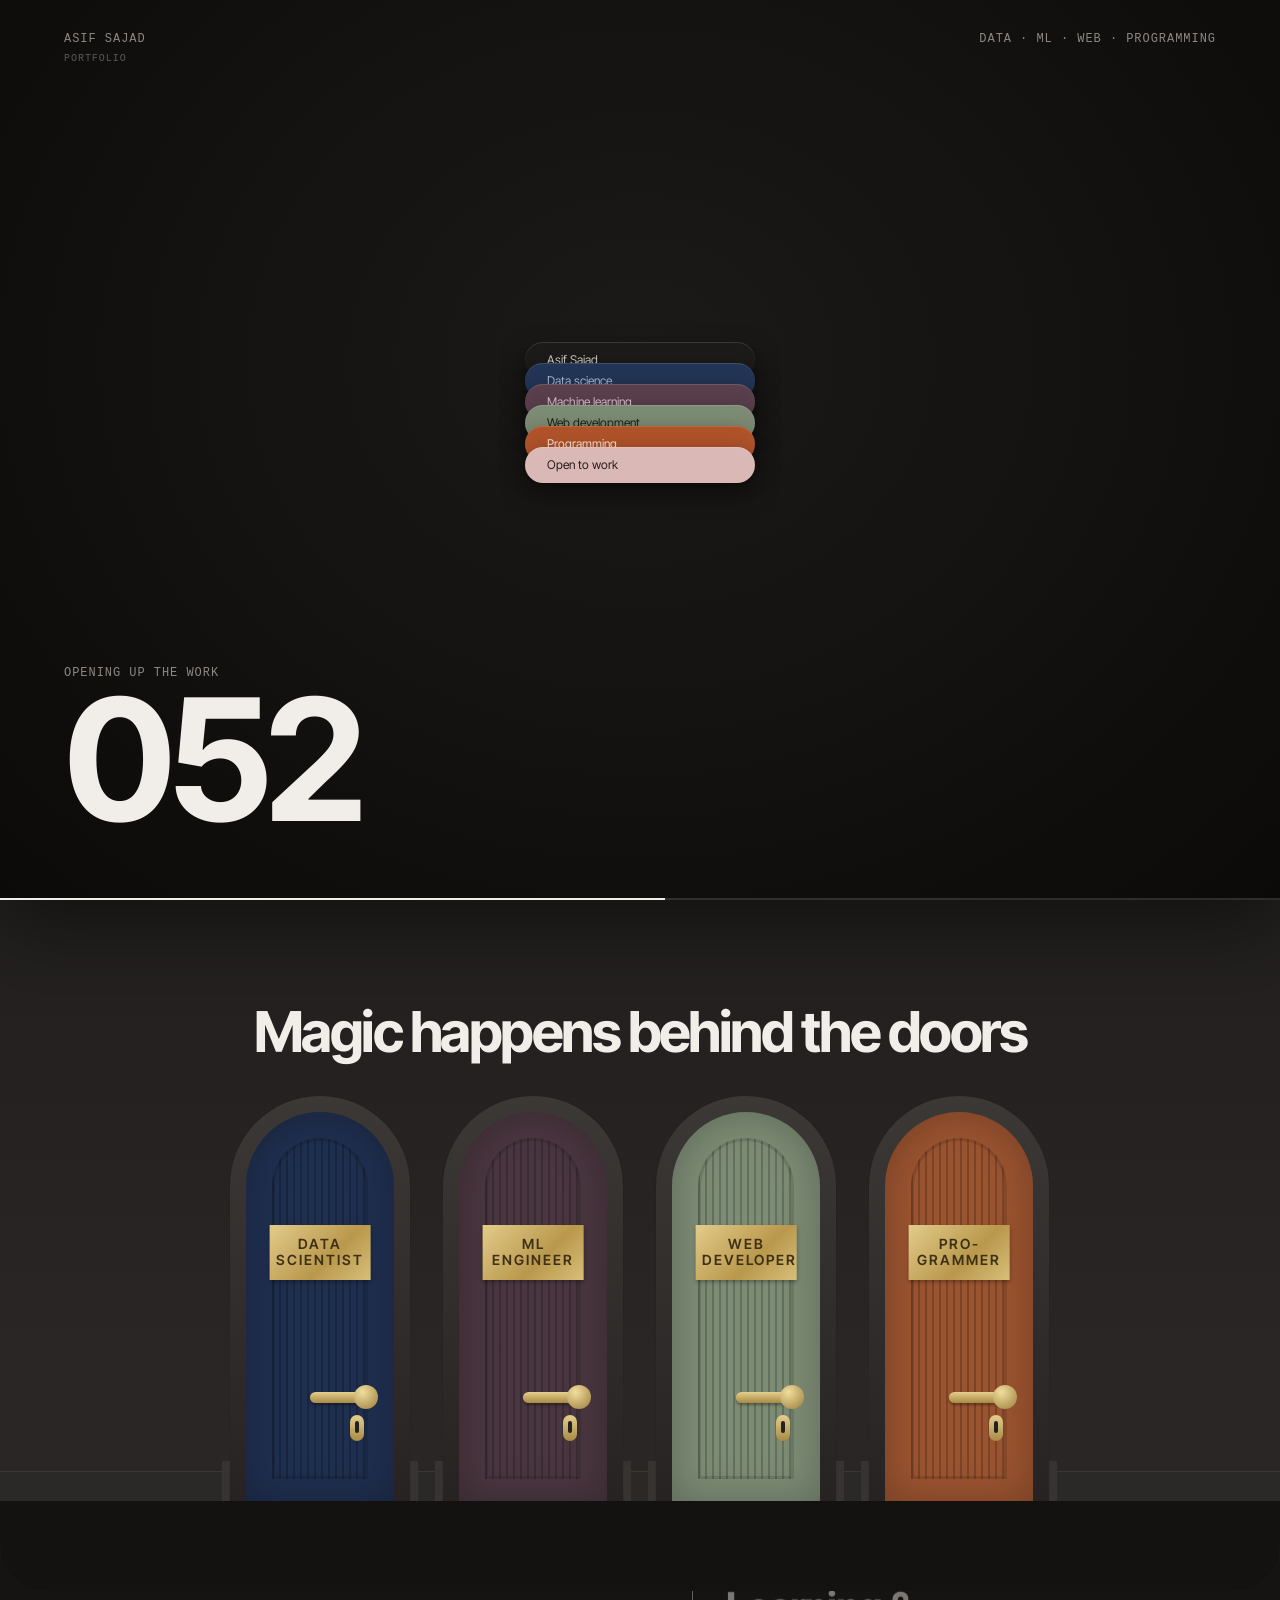
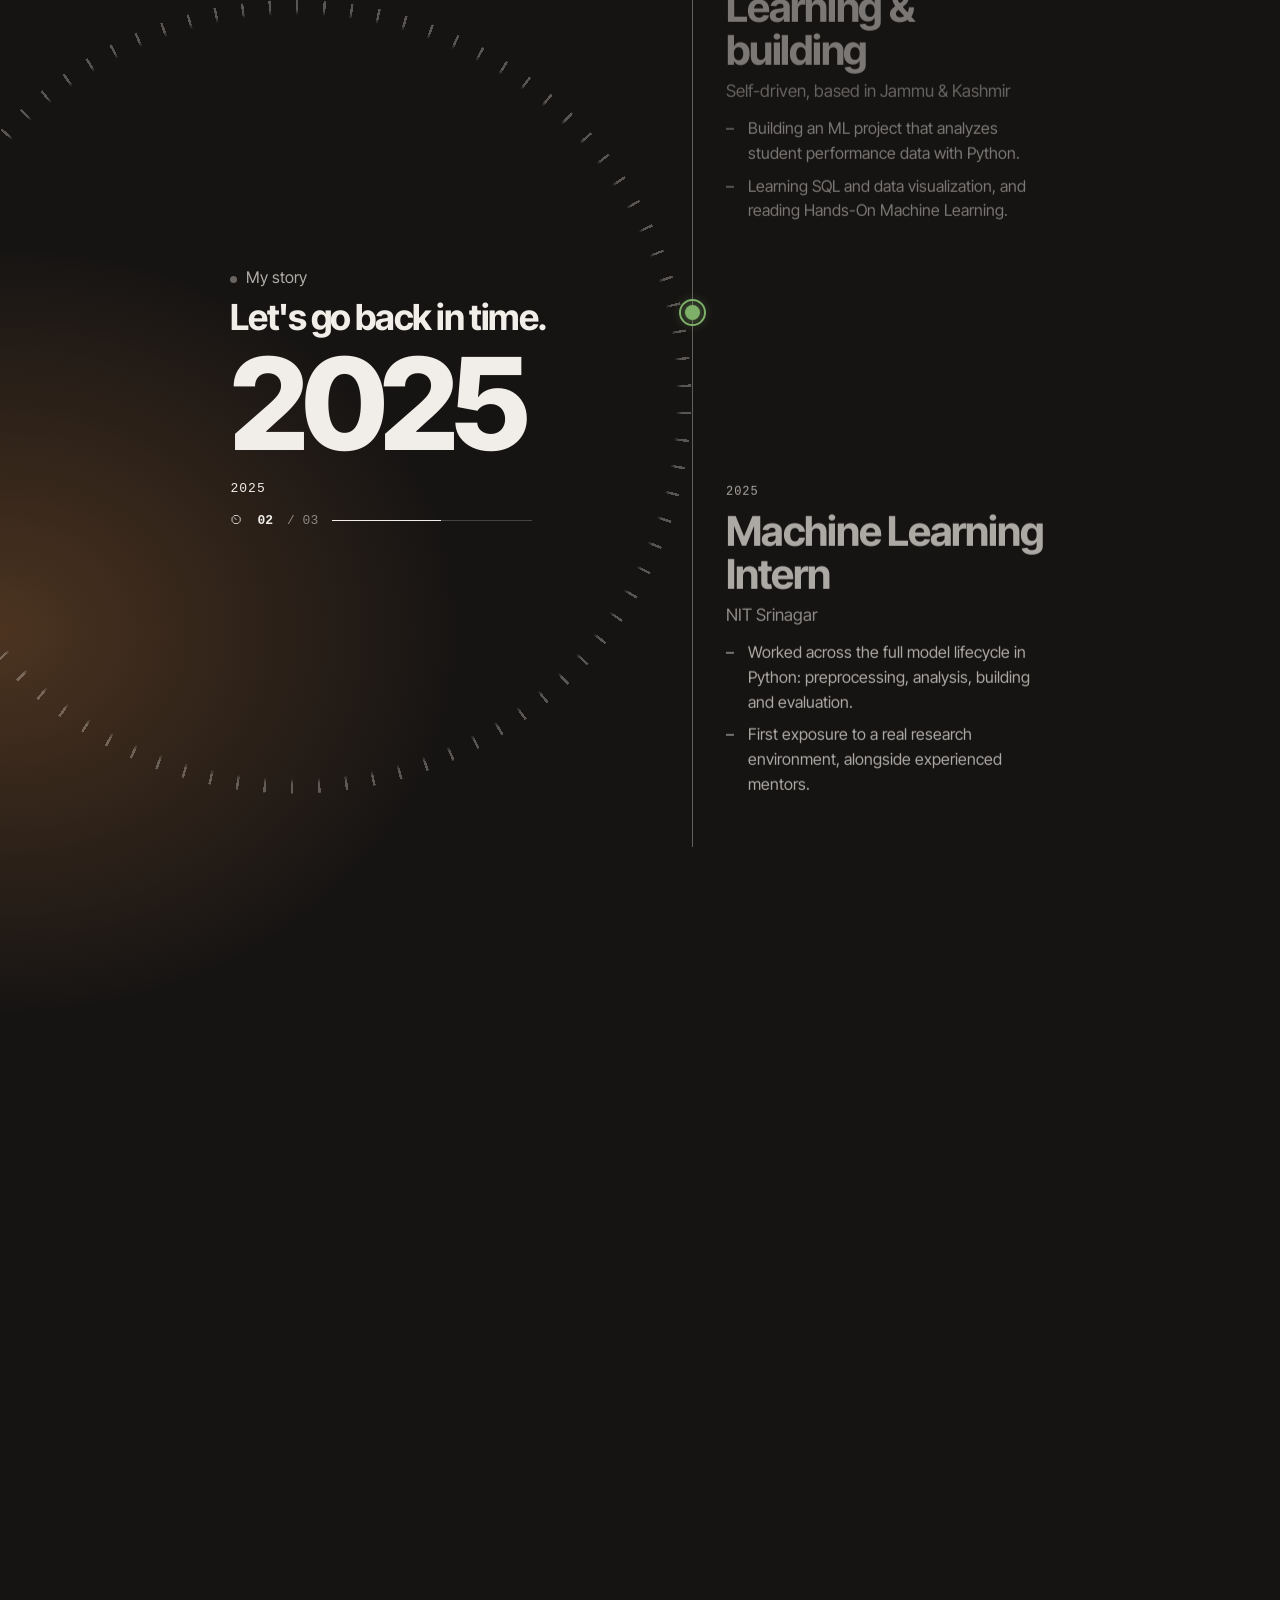
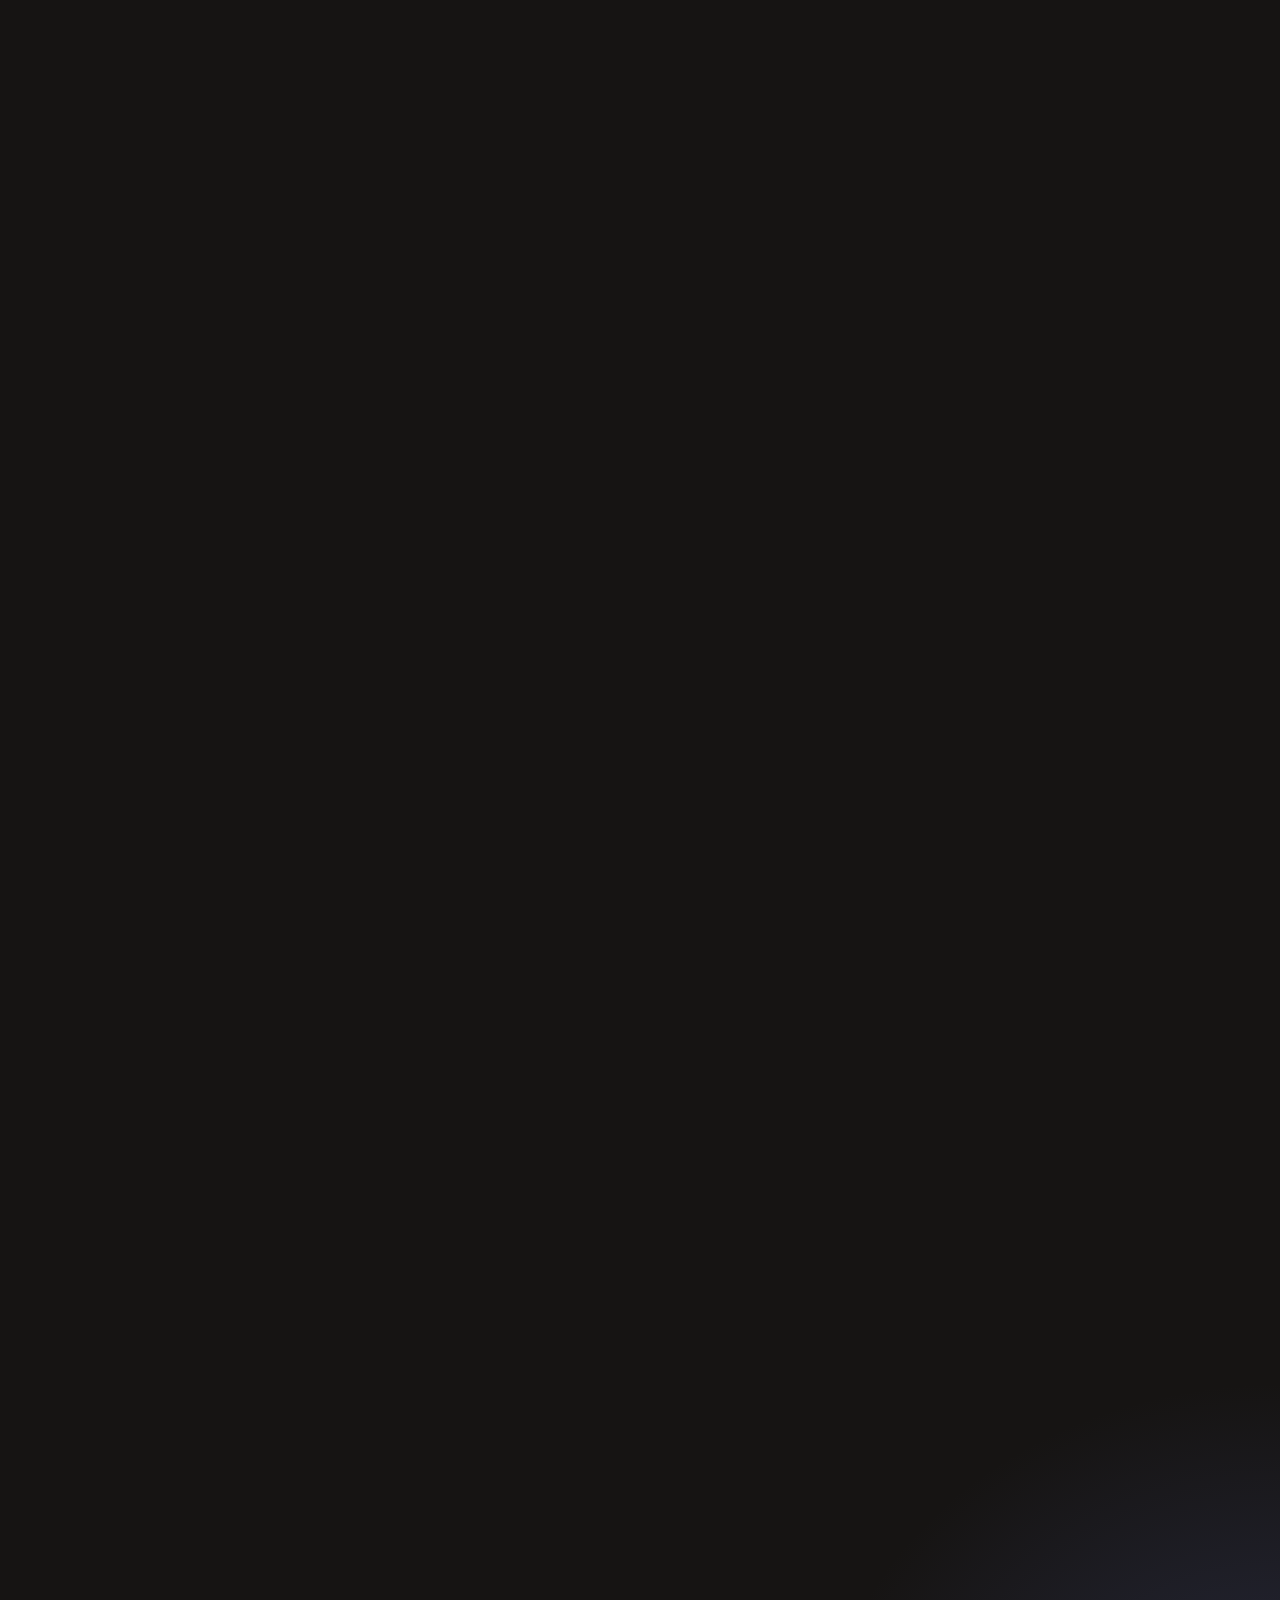
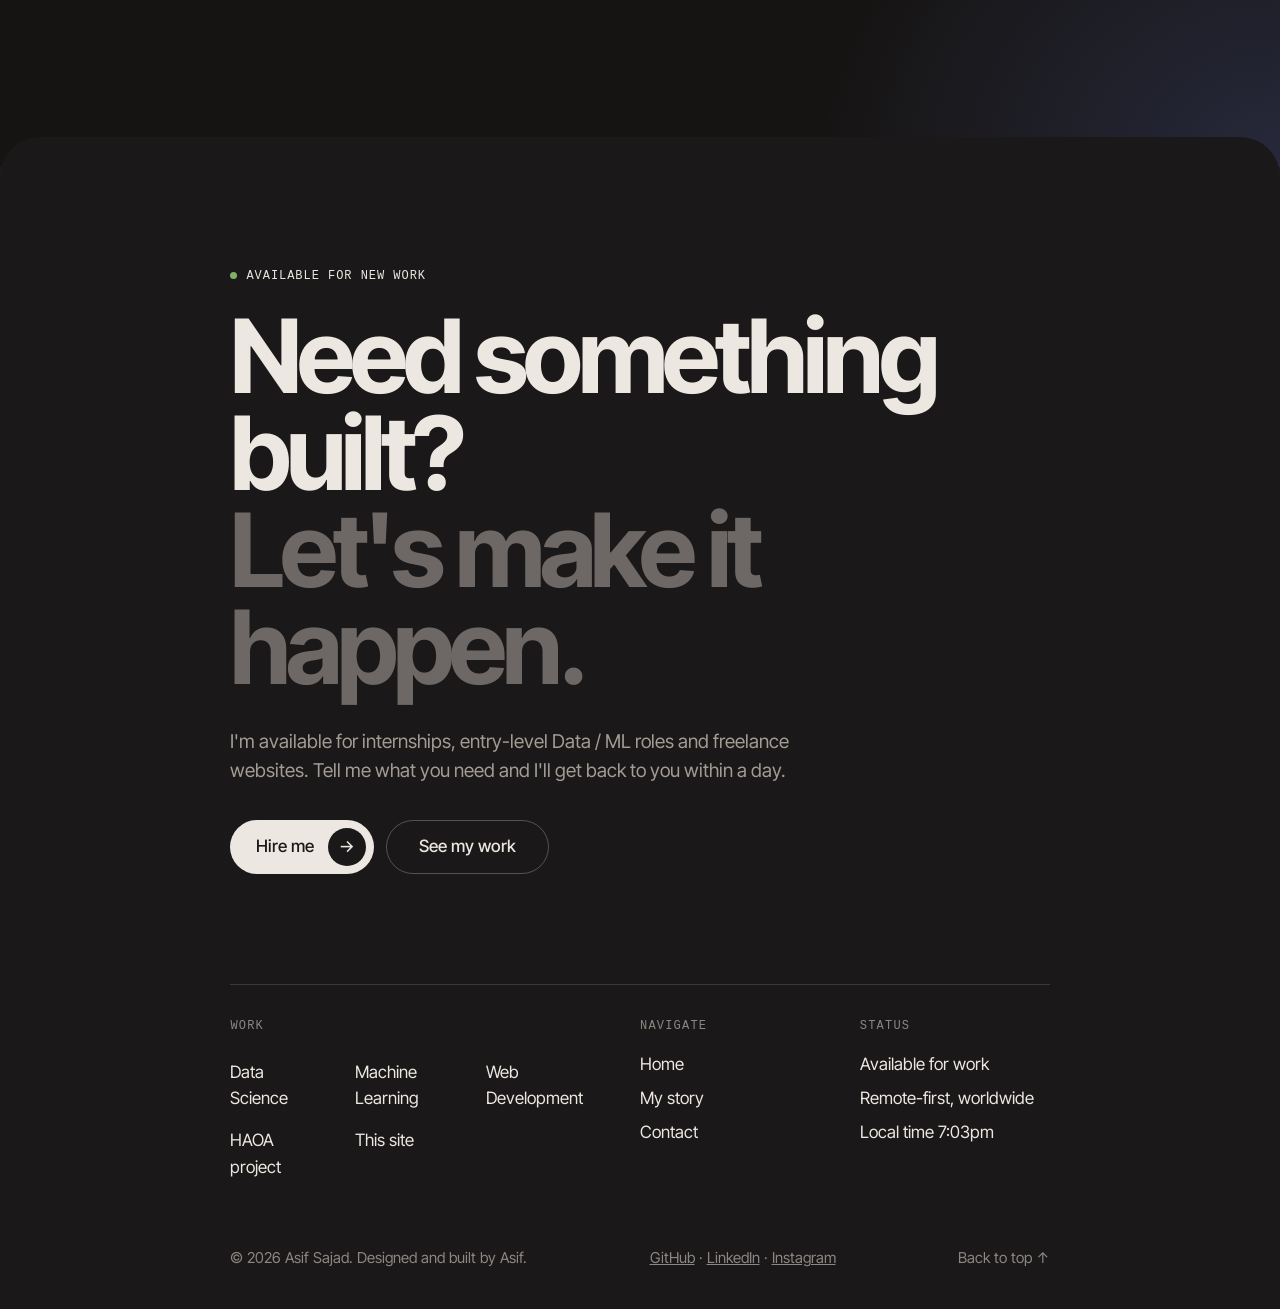
<file: index.html>
<!DOCTYPE html>
<html lang="en" data-theme="dark">
<head>
<meta charset="utf-8">
<meta name="viewport" content="width=device-width, initial-scale=1, viewport-fit=cover">
<title>Asif Sajad — Data Scientist, ML Engineer & Web Developer</title>
<link rel="preconnect" href="https://fonts.googleapis.com">
<link href="https://fonts.googleapis.com/css2?family=Inter+Tight:wght@400;500;600;700;800&display=swap" rel="stylesheet">
<style>
:root{box-sizing:border-box;padding-top:env(safe-area-inset-top,0px);padding-bottom:env(safe-area-inset-bottom,0px);--bg:#ebe7e2;--fg:#1a1818;--mute:#8a8480;--pill:#f4f1ed;--line:rgba(26,24,24,.14);color-scheme:light}
@media (prefers-color-scheme:dark){:root:not([data-theme="light"]){--bg:#201e1d;--fg:#f1ede8;--mute:#8d8782;--pill:#2b2827;--line:rgba(255,255,255,.14);color-scheme:dark}}
:root[data-theme="dark"]{--bg:#201e1d;--fg:#f1ede8;--mute:#8d8782;--pill:#2b2827;--line:rgba(255,255,255,.14);color-scheme:dark}
html{scroll-behavior:smooth;scroll-padding-top:80px}*{box-sizing:border-box}
body{margin:0;background:var(--bg);color:var(--fg);font:17px/1.55 "Inter Tight",system-ui,-apple-system,"Segoe UI",sans-serif;overflow-x:hidden}
a{color:inherit;text-decoration:none}button{font:inherit;color:inherit;cursor:pointer;border:0;background:none}
.w{width:min(1180px,calc(100% - 10vw));margin:auto}
.mono{font-family:ui-monospace,"SF Mono",Menlo,monospace;letter-spacing:.08em;text-transform:uppercase;font-size:12px}
.dot{display:inline-block;width:7px;height:7px;border-radius:50%;background:var(--mute);margin-right:9px}.dot.g{background:#7fb069}
#loader{position:fixed;inset:0;z-index:60;background:var(--bg);display:flex;flex-direction:column;align-items:center;justify-content:center;gap:12px;transition:opacity .7s,visibility .7s}
#loader.done{opacity:0;visibility:hidden}#loader b{font-size:72px;letter-spacing:-.04em}
#loader .bar{width:220px;height:2px;background:var(--line)}#loader .bar i{display:block;height:100%;width:0;background:var(--fg)}
.pillbtn{display:inline-flex;align-items:center;gap:14px;border-radius:99px;padding:8px 8px 8px 26px;font-weight:500;background:var(--fg);color:var(--bg)}
.pillbtn i{width:38px;height:38px;border-radius:50%;background:var(--bg);color:var(--fg);display:grid;place-items:center;font-style:normal}
.ghost{display:inline-flex;align-items:center;border-radius:99px;padding:0 32px;height:54px;border:1px solid var(--line);background:var(--pill);font-weight:500}
header{position:fixed;top:env(safe-area-inset-top,0px);left:0;right:0;z-index:20;transition:background .3s,border-color .3s;border-bottom:1px solid transparent}
header.s{background:var(--bg);border-color:var(--line)}
header .w{display:flex;justify-content:space-between;align-items:center;height:78px;gap:20px}
header nav{display:flex;gap:26px;font-size:16px;overflow-x:auto;white-space:nowrap}header nav a:hover{opacity:.55}
.time{border:1px solid var(--line);background:var(--pill);border-radius:12px;padding:8px 16px;font-size:14px;white-space:nowrap;color:var(--mute)}.time b{color:var(--fg);font-weight:500;margin:0 8px}
#cord{position:fixed;right:max(5vw,24px);top:env(safe-area-inset-top,0px);z-index:25;width:30px;height:calc(var(--len,42vh) + 40px);transition:height .25s}
#cord:before{content:"";position:absolute;left:14px;top:0;bottom:30px;width:4px;background:repeating-linear-gradient(#b9a98a 0 3px,#8d7d5f 3px 6px)}
#cord:after{content:"";position:absolute;left:3px;bottom:0;width:24px;height:46px;border-radius:50% 50% 50% 50%/30% 30% 70% 70%;background:linear-gradient(90deg,#4a2f1c,#8b5e3a 45%,#3a2415)}
#cord.pull{--len:calc(42vh + 18px)}
.hero{min-height:100vh;position:relative;display:flex;flex-direction:column}
.hero>.w:first-child{flex:1;display:grid;grid-template-columns:1.3fr 1fr;align-items:end;padding-top:190px}
.hero .l{padding-bottom:90px}
h1{margin:14px 0 0;font-size:clamp(46px,8.2vw,112px);line-height:.96;letter-spacing:-.045em;font-weight:700}h1 span{color:var(--mute);display:block}
.pad{position:relative;width:fit-content;min-width:min(560px,100%);margin:36px 0 30px}
.rings{position:absolute;top:-16px;left:0;right:0;padding:0 24px;display:flex;justify-content:space-between;z-index:2}
.rings i{width:9px;height:28px;border:2px solid #9a9a9a;border-radius:6px;background:linear-gradient(90deg,#fff,#cfcfcf)}
.face{background:#fff;color:#111;border-radius:10px;padding:34px 34px 44px;box-shadow:12px 12px 0 #111,0 34px 50px rgba(0,0,0,.14);border-bottom:6px double #ddd;position:relative;transform-origin:top;transition:transform .28s,opacity .28s}
.face.out{transform:rotateX(85deg);opacity:0}
.face b{font-size:clamp(32px,5.2vw,70px);letter-spacing:-.04em;line-height:1}.face small{position:absolute;right:14px;bottom:10px;font:11px ui-monospace,Menlo,monospace;color:#999;letter-spacing:.1em}
.btns{display:flex;gap:12px;flex-wrap:wrap;align-items:center}
.photo{position:relative;height:min(78vh,720px);align-self:end;display:flex;justify-content:center;align-items:flex-end}
.sil{width:78%;height:100%;border-radius:46% 46% 0 0/30% 30% 0 0;background:linear-gradient(180deg,#6a6866,#2a2827);display:grid;place-items:center;color:#d9d5d0;font-size:96px;font-weight:700;letter-spacing:-.05em;filter:grayscale(1)}
.ab{position:absolute;left:4%;bottom:18%;background:#1a1818;color:#fff;border-radius:99px;padding:14px 20px;font-weight:500;font-size:15px}
#acard{position:absolute;left:0;bottom:calc(18% + 64px);background:var(--pill);border:1px solid var(--line);border-radius:18px;padding:18px 20px;min-width:240px;font-size:14px;display:none;box-shadow:0 20px 40px rgba(0,0,0,.18)}#acard.on{display:block}
#acard dl{margin:0;display:grid;grid-template-columns:auto 1fr;gap:6px 18px}#acard dt{color:var(--mute)}#acard dd{margin:0;text-align:right}
.bar3{border-top:1px solid var(--line);display:flex;justify-content:space-between;padding:26px 0 30px;color:#6b6560}
.sec-h{font-size:clamp(40px,7vw,98px);letter-spacing:-.045em;line-height:1;margin:0;text-align:center;font-weight:700}
.wall{background:linear-gradient(180deg,var(--bg),#d9d6d1 70%);padding:70px 0 0;position:relative}
:root[data-theme="dark"] .wall{background:linear-gradient(180deg,var(--bg),#2a2625 70%)}
.doors{display:flex;gap:clamp(24px,5vw,90px);justify-content:center;margin-top:70px;padding:0 5vw;overflow-x:auto;scroll-snap-type:x mandatory}
.door{position:relative;flex:0 0 min(290px,74vw);aspect-ratio:290/740;perspective:1100px;scroll-snap-align:center;cursor:pointer}
.in{position:absolute;inset:12px 12px 0;border-radius:999px 999px 0 0;background:radial-gradient(circle at 50% 40%,#fff,#f4efe8);box-shadow:0 0 60px 20px rgba(255,255,255,.7)}.in *{display:none}
.in h4{margin:0 0 8px;font-size:22px;letter-spacing:-.02em}.in p{font-size:14px;color:#a39c94;margin:0 0 14px}.in span{display:inline-block;border:1px solid #4a4543;border-radius:99px;padding:1px 10px;font-size:12px;margin:2px}
.swing{position:absolute;inset:0;border-radius:999px 999px 0 0;background:linear-gradient(#fff,#e9e6e2);padding:12px 12px 0;transform-origin:left center;transition:transform 1s cubic-bezier(.3,.7,.2,1);box-shadow:0 0 0 1px rgba(0,0,0,.05)}
.door.open .swing{transform:rotateY(-78deg)}.doors:hover .door{opacity:.05;transition:opacity .45s}.door:hover .swing{transform:rotateY(-12deg)}.door.open:hover .swing{transform:rotateY(-78deg)}.doors .door:hover{opacity:1}.cap{position:absolute;top:36%;left:calc(100% + 70px);width:340px;opacity:0;pointer-events:none;transition:opacity .4s;z-index:3;text-align:left}.door:hover .cap{opacity:1}.door:nth-child(n+3) .cap{left:auto;right:calc(100% + 70px)}.cap b{display:block;font-size:26px;letter-spacing:-.03em;line-height:1.1;font-weight:500}.cap small{display:block;color:var(--fg);font:700 11px ui-monospace,Menlo,monospace;letter-spacing:.1em;text-transform:uppercase;margin:6px 0 14px}.cap ul{list-style:none;margin:0;padding:0}.cap li{display:flex;align-items:center;gap:10px;font-size:14px;margin:7px 0;color:var(--fg)}.cap li:before{content:"\2713";flex:none;width:17px;height:17px;border-radius:50%;background:var(--mute);color:var(--bg);font-size:11px;display:grid;place-items:center}#cur{position:fixed;z-index:50;pointer-events:none;background:#1a1818;color:#fff;font-size:12px;border-radius:99px;padding:6px 12px;opacity:0;transition:opacity .2s;transform:translate(14px,14px)}#cur.on{opacity:1}
.leaf{height:100%;border-radius:999px 999px 0 0;background:var(--c);position:relative;box-shadow:inset 0 0 40px rgba(0,0,0,.25)}
.leaf:before{content:"";position:absolute;inset:26px 26px 22px;border-radius:999px 999px 0 0;background:repeating-linear-gradient(90deg,rgba(0,0,0,.2) 0 2px,transparent 2px 7px);box-shadow:inset 0 0 0 3px rgba(0,0,0,.12)}
.plate{position:absolute;top:29%;left:50%;transform:translateX(-50%);width:68%;padding:11px 6px;text-align:center;font-size:14px;font-weight:600;letter-spacing:.14em;text-transform:uppercase;line-height:1.2;color:#3e3014;background:linear-gradient(135deg,#e2cb8a,#b9984c 60%,#d8bf7a);box-shadow:0 2px 4px rgba(0,0,0,.3)}
.hd{position:absolute;right:15%;top:72%;width:62px;height:11px;border-radius:6px;background:linear-gradient(#e5cf8e,#a88a43);box-shadow:0 2px 3px rgba(0,0,0,.35)}.hd:after{content:"";position:absolute;right:-6px;top:-7px;width:24px;height:24px;border-radius:50%;background:radial-gradient(circle at 35% 30%,#f1de9f,#9b7d3a)}
.ky{position:absolute;right:15%;top:78%;margin-right:8px;width:14px;height:26px;border-radius:7px;background:linear-gradient(#e5cf8e,#a88a43)}.ky:after{content:"";position:absolute;left:5px;top:6px;width:4px;height:12px;border-radius:2px;background:#222}
.base{height:26px;background:linear-gradient(#f6f4f1,#ddd9d4);border-top:1px solid rgba(0,0,0,.06)}
.ph{height:100%;max-width:100%;object-fit:contain;object-position:bottom;filter:grayscale(1) contrast(1.05);transition:filter .6s;display:block}.photo:hover .ph{filter:grayscale(0)}.gp{overflow:hidden;background:radial-gradient(circle at 50% 35%,#7a5a4a,#2a1d18)}.gp img{width:100%;height:100%;object-fit:cover;object-position:top;display:block}.sil{transition:filter .5s,background .5s}.photo:hover .sil{filter:grayscale(0);background:linear-gradient(180deg,#b5683f,#4a2a2a)}nav a.act{border-bottom:2px solid var(--fg)}#skill{position:fixed;inset:0;z-index:15;background:var(--bg);overflow:auto;padding:120px 0 140px;display:none}#skill.on{display:block}.sk-h{font-size:clamp(48px,9vw,128px);letter-spacing:-.05em;line-height:.95;margin:0}.sk-s{color:#6b6560;max-width:620px;margin:20px 0 50px}.sc{background:var(--pill);border:1px solid var(--line);border-radius:28px;padding:48px 5vw 70px;display:grid;grid-template-columns:1fr 1.1fr;gap:40px;align-items:center;margin-bottom:34px;box-shadow:0 30px 50px -30px rgba(0,0,0,.25)}.sc h3{font-size:36px;letter-spacing:-.03em;margin:10px 0 2px}.ch{display:flex;flex-wrap:wrap;gap:8px;margin:14px 0}.ch span{border:1px solid var(--line);border-radius:99px;padding:5px 14px;font-size:14px}.dev{background:#111;border-radius:14px;padding:12px;box-shadow:0 30px 40px -20px rgba(0,0,0,.4);position:relative}.dev:after{content:"";position:absolute;left:50%;bottom:-34px;width:90px;height:34px;transform:translateX(-50%);background:linear-gradient(#bbb,#888)}.scr{aspect-ratio:16/10;background:#f4efe8;color:#111;border-radius:6px;padding:18px;display:flex;flex-direction:column;justify-content:flex-end;overflow:hidden;font-weight:800;font-size:clamp(20px,3.4vw,44px);line-height:.95;letter-spacing:-.04em}.back{position:fixed;left:24px;bottom:24px;z-index:30;display:none;border:1px solid var(--line);background:var(--pill);border-radius:99px;padding:12px 20px;font-size:15px;box-shadow:0 10px 24px rgba(0,0,0,.12)}#skill.on+.back{display:block}@media(max-width:860px){.sc{grid-template-columns:1fr}}#ov{position:fixed;inset:0;z-index:70;background:radial-gradient(ellipse at 50% 55%,#2b1a08,#060403 68%);color:#e8dcc4;display:none;overflow:hidden}#ov.on{display:block}.ovh{position:absolute;top:22px;left:24px;right:24px;display:flex;justify-content:space-between;align-items:flex-start;z-index:3}.ovh small{color:#777}#ovx{border:1px solid #444;border-radius:99px;padding:8px 16px;color:#ddd;font-size:13px}.ld{position:absolute;inset:0;display:flex;flex-direction:column;align-items:center;justify-content:center;gap:12px;z-index:2}.lb{width:180px;height:2px;background:#333}.lb i{display:block;height:100%;width:0;background:#e8dcc4}#stage{position:absolute;inset:0;display:grid;place-items:center;perspective:1200px;transition:opacity .8s;opacity:0;z-index:2;touch-action:none;user-select:none}#gc{position:relative;width:min(300px,72vw);aspect-ratio:300/430;transform-style:preserve-3d;transition:transform .15s;cursor:grab}.gf{position:absolute;inset:0;border-radius:16px;padding:9px;background:linear-gradient(135deg,#f7e08a,#b8892b 50%,#f2d36b);box-shadow:0 0 50px rgba(240,190,80,.45);backface-visibility:hidden;-webkit-backface-visibility:hidden}.bk{transform:rotateY(180deg)}.gi{height:100%;border-radius:10px;background:linear-gradient(#b18597,#7a5566);padding:10px;display:flex;flex-direction:column;gap:9px}.gt{display:block;background:#efe3c2;color:#2a1e0a;text-align:center;font-weight:800;font-size:19px;border-radius:6px;padding:5px;border:2px solid #b8892b}.gp{flex:1;border-radius:6px;border:2px solid #b8892b;background:linear-gradient(135deg,#5b4a3f,#1d1a18);display:grid;place-items:center;font-size:64px;font-weight:800;color:#d9cdb6;letter-spacing:-.05em}.gs,.gm{background:#efe3c2;color:#2a1e0a;border-radius:6px;border:2px solid #b8892b}.gs{padding:8px 10px;font-size:12px}.gs div{display:flex;align-items:center;justify-content:space-between;gap:6px;margin:5px 0;font-weight:700}.gs em{font-style:normal;font-size:7px;flex:1;text-align:right;letter-spacing:1px}.gs b{font-size:15px;width:24px;text-align:right}.gm{display:flex;justify-content:space-between;padding:5px 8px;font-size:9px}.sp{position:absolute;border-radius:50%;background:#ff9a3c;opacity:0;animation:rise linear infinite}@keyframes rise{from{transform:translateY(40px);opacity:0}30%{opacity:.8}to{transform:translateY(-110vh);opacity:0}}.ovh2{position:absolute;bottom:26px;left:0;right:0;text-align:center;color:#6d5a3a;letter-spacing:.2em;z-index:3}.floor{height:110px;background:linear-gradient(90deg,#e7b79b,#f4e7dc 45%,#faf8f5)}
.story{position:relative;background:radial-gradient(60vw 50vw at 0% 20%,rgba(232,170,140,.55),transparent 60%),radial-gradient(60vw 50vw at 100% 100%,rgba(160,175,225,.55),transparent 60%),#faf8f5;color:#1a1818;padding:120px 0 140px;overflow:hidden}
.dial{position:absolute;left:5vw;top:50%;width:52vw;max-width:700px;aspect-ratio:1;transform:translateY(-52%);border-radius:50%;border:1px solid rgba(0,0,0,.08)}
.dial:before,.dial:after{content:"";position:absolute;border-radius:50%;border:1px dashed rgba(0,0,0,.09);inset:12%}.dial:after{inset:26%;border-style:solid}
.story .w{display:grid;grid-template-columns:1fr 1fr;gap:6vw;position:relative}
.sticky{position:sticky;top:20vh;align-self:start;height:fit-content}
.sticky h2{font-size:clamp(34px,5vw,64px);letter-spacing:-.04em;line-height:1;margin:10px 0 16px}
.yr{font-size:clamp(110px,16vw,230px);letter-spacing:-.06em;line-height:.9;font-weight:800;margin:0 0 24px}
.cnt{display:flex;align-items:center;gap:14px;margin-top:14px;font:13px ui-monospace,Menlo,monospace}.cnt b{font-weight:600}.cnt em{font-style:normal;color:#8a8480}.cnt s{width:200px;height:1px;background:#d6d2cd;position:relative}.cnt s i{position:absolute;left:0;top:0;height:1px;background:#111;width:33%;transition:width .4s}
.tl{border-left:2px solid #111;position:relative;margin-left:8px}
.tl article{position:relative;padding:0 0 130px 36px;opacity:.38;transition:opacity .4s}.tl article.on{opacity:1}
.tl article:before{content:"";position:absolute;left:-9px;top:3px;width:16px;height:16px;border-radius:50%;background:#111;box-shadow:0 0 0 6px rgba(0,0,0,.05)}.tl article.on:before{background:#7fb069}.tfill{position:absolute;left:-2px;top:0;width:2px;height:10px;background:#7fb069;transition:height .9s cubic-bezier(.3,.7,.2,1);z-index:1}.tdot{position:absolute;left:-9px;top:0;width:16px;height:16px;border-radius:50%;background:#7fb069;transform:translateY(3px);transition:transform .9s cubic-bezier(.3,.7,.2,1);z-index:2;box-shadow:0 0 18px rgba(127,176,105,.9)}.tdot:after{content:"";position:absolute;inset:-6px;border-radius:50%;border:2px solid #7fb069;animation:pl 1.6s ease-out infinite}@keyframes pl{from{transform:scale(.6);opacity:.9}to{transform:scale(2.4);opacity:0}}.yc{animation:yin .55s cubic-bezier(.3,.7,.2,1)}@keyframes yin{from{transform:translateY(30px);opacity:0}to{transform:none;opacity:1}}
.tl h3{font-size:clamp(28px,3.6vw,44px);letter-spacing:-.03em;margin:8px 0 6px;line-height:1.05}.tl h5{margin:0 0 14px;font-weight:400;font-size:18px}
.tl ul{list-style:none;padding:0;margin:0}.tl li{padding-left:22px;position:relative;margin:8px 0;font-size:17px}.tl li:before{content:"–";position:absolute;left:0}
.cta{background:#1a1818;color:#ece7e0;border-radius:40px 40px 0 0;margin-top:-30px;position:relative;padding:130px 0 40px}
.cta h2{font-size:clamp(44px,8vw,112px);letter-spacing:-.05em;line-height:.95;margin:22px 0 30px;font-weight:700}.cta h2 span{color:#6d6866;display:block}.cta p{color:#a39c94;max-width:560px;font-size:19px}
.cta .pillbtn{background:#ece7e0;color:#1a1818}.cta .pillbtn i{background:#1a1818;color:#ece7e0}.cta .ghost{background:none;border-color:rgba(255,255,255,.25);color:#ece7e0}
.foot{display:grid;grid-template-columns:2fr 1fr 1fr;gap:30px;border-top:1px solid rgba(255,255,255,.14);margin-top:110px;padding-top:34px}
.foot h6{margin:0 0 18px;color:#8d8782;font:12px ui-monospace,Menlo,monospace;letter-spacing:.1em;text-transform:uppercase}.foot a,.foot div div{display:block;margin:8px 0;font-size:17px}.foot .two{display:grid;grid-template-columns:repeat(3,auto);gap:0 40px;justify-content:start}
.copy{display:flex;justify-content:space-between;flex-wrap:wrap;gap:10px;margin-top:50px;color:#8d8782;font-size:15px}.copy a{text-decoration:underline}
#top2{position:fixed;right:30px;bottom:30px;z-index:20;width:54px;height:54px;border-radius:50%;background:#1a1818;color:#fff;border:2px solid #fff;font-size:20px;opacity:0;pointer-events:none;transition:opacity .3s}#top2.on{opacity:1;pointer-events:auto}
#modal{position:fixed;inset:0;z-index:40;background:rgba(0,0,0,.6);display:none;align-items:center;justify-content:center;padding:20px}#modal.open{display:flex}
#modal>div{background:var(--bg);color:var(--fg);border-radius:24px;padding:32px;max-width:440px;width:100%}
#modal input,#modal textarea{width:100%;margin:6px 0 12px;padding:12px;border:1px solid var(--line);border-radius:12px;background:var(--pill);color:var(--fg);font:inherit}
@media(max-width:860px){header nav{font-size:14px;gap:16px}.time{display:none}.hero>.w:first-child{grid-template-columns:1fr}.photo{height:420px}.hero .l{padding-bottom:30px}.sticky{position:static}.foot{grid-template-columns:1fr}.foot .two{grid-template-columns:repeat(2,auto)}#cord{right:14px}.dial{display:none}.tl article{padding-bottom:70px}}
#loader{align-items:flex-start;justify-content:flex-end;padding:5vw}.lt{position:absolute;top:30px;left:5vw;right:5vw;display:flex;justify-content:space-between;color:var(--mute)}.lt small{opacity:.6}#loader b{font-size:clamp(80px,14vw,170px);line-height:.9}#loader .bar{position:absolute;left:0;bottom:0;width:100%;height:2px}
.pad{perspective:900px}.pgf{position:absolute;inset:0;transform-origin:top;animation:fl .6s ease-in forwards;z-index:3}@keyframes fl{to{transform:rotateX(-115deg);opacity:0}}
:root[data-theme="dark"] .hero .l>.mono{color:#a39c94!important}:root[data-theme="dark"] .bar3{color:#8d8782}
:root[data-theme="dark"] .swing{background:linear-gradient(#3b3836,#262322)}:root[data-theme="dark"] .in{background:#12100f;box-shadow:none}:root[data-theme="dark"] .door.open .in{background:radial-gradient(circle at 50% 40%,#fff,#f4efe8);box-shadow:0 0 60px 20px rgba(255,255,255,.45)}
:root[data-theme="dark"] .base{background:linear-gradient(#2a2725,#1b1918);border-color:rgba(255,255,255,.06)}:root[data-theme="dark"] .floor{background:linear-gradient(90deg,#5a3418,#201a16 45%,#141211)}
:root[data-theme="dark"] .story{background:radial-gradient(60vw 50vw at 0% 20%,rgba(150,95,50,.42),transparent 60%),radial-gradient(60vw 50vw at 100% 100%,rgba(70,80,135,.35),transparent 60%),#161413;color:#f1ede8}
:root[data-theme="dark"] .dial,:root[data-theme="dark"] .dial:before,:root[data-theme="dark"] .dial:after{border-color:rgba(255,255,255,.08)}
:root[data-theme="dark"] .tl{border-left-color:#cfc9c2}:root[data-theme="dark"] .tl article:before{background:#f1ede8}:root[data-theme="dark"] .tl article.on:before{background:#7fb069}
:root[data-theme="dark"] .cnt s{background:#444}:root[data-theme="dark"] .cnt s i{background:#f1ede8}:root[data-theme="dark"] .cnt em{color:#8d8782}

#loader{background:radial-gradient(ellipse at 50% 40%,#1c1a19,#0b0a09);color:#f1ede8}.lt{color:#8d8782}
#pills{position:absolute;left:50%;top:38%;width:230px;height:170px;transform:translateX(-50%)}
.pl{position:absolute;left:0;width:100%;height:36px;border-radius:99px;display:flex;align-items:center;padding:0 22px;font-size:12px;box-shadow:0 10px 24px rgba(0,0,0,.5),inset 0 1px 0 rgba(255,255,255,.12);opacity:0;transform:translateY(-70px) scale(.92);animation:pd .5s cubic-bezier(.2,.8,.3,1) forwards}@keyframes pd{to{opacity:1;transform:none}}
.js .hero .l>*,.js .hero .photo{opacity:0;transform:translateY(26px)}.js.go .hero .l>*,.js.go .hero .photo{opacity:1;transform:none;transition:opacity .9s ease,transform .9s cubic-bezier(.2,.7,.2,1)}.js.go .hero .l>:nth-child(2){transition-delay:.12s}.js.go .hero .l>:nth-child(3){transition-delay:.24s}.js.go .hero .l>:nth-child(4){transition-delay:.36s}.js.go .hero .photo{transition-delay:.3s}
.pw{position:relative;height:100%;display:flex;align-items:flex-end}.photo:hover .ph{filter:grayscale(1) contrast(1.05)}
.pc{position:absolute;left:0;bottom:0;width:100%;height:100%;object-fit:contain;object-position:bottom;opacity:0;transition:opacity .8s;pointer-events:none;-webkit-mask-image:radial-gradient(circle 95px at var(--mx,50%) var(--my,50%),#000 0,rgba(0,0,0,.55) 60%,transparent 100%);mask-image:radial-gradient(circle 95px at var(--mx,50%) var(--my,50%),#000 0,rgba(0,0,0,.55) 60%,transparent 100%)}.pw.on .pc{opacity:1;transition:opacity .12s}
.face{box-shadow:0 1px 0 #e8e8e8,0 3px 0 #d6d6d6,0 5px 0 #c4c4c4,0 7px 0 #b4b4b4,12px 14px 0 #111,0 40px 60px rgba(0,0,0,.28);border-bottom:0}.face:after{content:"";position:absolute;inset:0;border-radius:10px;background:linear-gradient(rgba(0,0,0,.4),transparent 75%);opacity:0;pointer-events:none}.face.fs:after{animation:sh .8s ease-out}@keyframes sh{0%{opacity:0}25%{opacity:1}100%{opacity:0}}
.rings i{box-shadow:0 2px 3px rgba(0,0,0,.35)}
.pgf{animation:fl2 .8s cubic-bezier(.5,0,.3,1) forwards;box-shadow:0 1px 0 #ddd!important;backface-visibility:visible}@keyframes fl2{0%{transform:rotateX(0);filter:brightness(1);opacity:1}60%{transform:rotateX(-105deg);filter:brightness(.7);opacity:1}100%{transform:rotateX(-180deg);filter:brightness(.5);opacity:0}}
.wall{min-height:100vh;display:flex;flex-direction:column;padding:104px 0 0!important}.wall .dh{font-size:clamp(28px,4.4vw,62px);margin:0 auto 4vh;padding:0 5vw}.wall .doors{flex:1;align-items:flex-end;margin-top:0;overflow:visible;scroll-snap-type:none}.wall .door{flex:0 0 auto;aspect-ratio:auto;height:min(56vh,560px);width:calc(min(56vh,560px)*.392)}.wall .floor{height:70px}
@media(max-width:860px){.wall .doors{overflow-x:auto}}
.story{padding:0!important;overflow:visible!important;height:380vh}.pin{position:sticky;top:0;height:100vh;overflow:hidden;display:grid;grid-template-columns:1fr 1fr;align-items:center;gap:4vw;padding:0 8vw}
.dl{position:absolute;left:-8vw;top:50%;width:min(62vw,820px);aspect-ratio:1;border-radius:50%;opacity:.3;transform:translateY(-50%) rotate(var(--rot,0deg));background:repeating-conic-gradient(currentColor 0 .35deg,transparent .35deg 4deg);-webkit-mask:radial-gradient(circle,transparent 68%,#000 69%,#000 72%,transparent 73%);mask:radial-gradient(circle,transparent 68%,#000 69%,#000 72%,transparent 73%)}
.lc{position:relative;z-index:1}.lc h2{font-size:clamp(32px,4.6vw,60px);letter-spacing:-.04em;line-height:1;margin:10px 0 10px}.ml{font:inherit;text-transform:none;letter-spacing:0;font-size:16px;opacity:.7}
.rail{position:relative;height:100vh;z-index:1}.rline{position:absolute;left:0;top:0;bottom:0;width:1px;background:currentColor;opacity:.35}.rdot{position:absolute;left:-7px;top:40%;width:15px;height:15px;border-radius:50%;background:#7fb069;box-shadow:0 0 14px rgba(127,176,105,.9);margin-top:-2px}.rdot:after{content:"";position:absolute;inset:-6px;border-radius:50%;border:2px solid #7fb069;animation:pl 1.6s ease-out infinite}
.items{position:absolute;left:0;right:0;top:0;padding-left:34px;will-change:transform}.it{padding:0 0 28vh;transition:none}.it:last-child{padding-bottom:60vh}.it h3{font-size:clamp(26px,3.2vw,42px);letter-spacing:-.03em;margin:8px 0 6px;line-height:1.05}.it h5{margin:0 0 12px;font-weight:400;font-size:17px;opacity:.8}.it ul{list-style:none;padding:0;margin:0}.it li{padding-left:22px;position:relative;margin:8px 0;font-size:16px}.it li:before{content:"–";position:absolute;left:0}
@media(max-width:860px){.pin{grid-template-columns:1fr;padding:84px 6vw 0;align-content:start;gap:0}.pin .rail{height:46vh}.yr{font-size:84px!important;margin-bottom:8px!important}.dl{display:none}}
.hero{background:var(--bg);border-radius:0 0 44px 44px;position:relative;z-index:3;box-shadow:0 30px 60px rgba(0,0,0,.35);margin-bottom:-44px}
.wall{padding-top:148px!important;position:relative;z-index:2;border-radius:0 0 44px 44px;margin-bottom:-44px}
.pad{margin:72px 0 34px}
.ab{left:14%;bottom:30%;border:1px solid rgba(255,255,255,.22);transition:transform .3s,background .3s}.ab:hover{transform:scale(1.06);background:#000}
.rings{top:-34px;padding:0 26px}.rings i{width:12px;height:42px;border:3px solid #d7d7d7;border-bottom:0;border-radius:7px 7px 0 0;background:transparent;box-shadow:0 2px 3px rgba(0,0,0,.4);position:relative}.rings i:after{content:"";position:absolute;bottom:-3px;left:50%;width:8px;height:5px;margin-left:-4px;border-radius:50%;background:#1a1a1a}
@keyframes fl2{0%{transform:rotateX(0) rotateY(0) rotateZ(0);opacity:1;filter:brightness(1)}50%{transform:rotateX(-62deg) rotateY(-9deg) rotateZ(-2.5deg);filter:brightness(.9);opacity:1}100%{transform:rotateX(-128deg) rotateY(-14deg) rotateZ(-3deg);filter:brightness(.7);opacity:0}}
.pc{filter:saturate(1.8) brightness(1.15);-webkit-mask-image:radial-gradient(circle 190px at var(--mx,50%) var(--my,50%),#000 0,rgba(0,0,0,.6) 55%,transparent 100%);mask-image:radial-gradient(circle 190px at var(--mx,50%) var(--my,50%),#000 0,rgba(0,0,0,.6) 55%,transparent 100%)}
.pg{position:absolute;inset:0;pointer-events:none;opacity:0;transition:opacity .8s;mix-blend-mode:screen;background:radial-gradient(circle 190px at var(--mx,50%) var(--my,50%),rgba(190,45,45,.85),rgba(190,45,45,0) 70%);-webkit-mask-size:contain;mask-size:contain;-webkit-mask-position:bottom;mask-position:bottom;-webkit-mask-repeat:no-repeat;mask-repeat:no-repeat}.pw.on .pg{opacity:1;transition:opacity .12s}
.door:hover .swing{transform:rotateY(60deg)}.door.open .swing,.door.open:hover .swing{transform:rotateY(78deg)}.in{background:linear-gradient(#030303,#171413)}
.door:before{content:"";position:absolute;left:-8px;right:-8px;bottom:0;height:34px;background:#33302e;z-index:-1}:root:not([data-theme="dark"]) .door:before{background:#f1efec}
#gc{width:min(330px,76vw);aspect-ratio:300/480}
.gf{border-radius:12px;padding:7px;background:linear-gradient(135deg,#f3d98a,#c49a3a 45%,#f0cf73 70%,#b98a2e);box-shadow:0 0 0 1px #6b4e12,0 0 60px rgba(240,190,80,.35)}
.gi{border-radius:7px;background:linear-gradient(170deg,#c39aa4,#a87a87 55%,#9a6e7c);padding:12px;gap:8px;box-shadow:inset 0 0 0 2px #d9b45a,inset 0 0 0 3px #7a5a1c}
.gt{background:linear-gradient(#f6ecd0,#eadcb4);border-radius:99px;border:2px solid #c9a24a;box-shadow:0 0 0 2px rgba(122,90,28,.35);font-size:20px;letter-spacing:-.01em;padding:7px 12px;color:#241a0c;text-shadow:0 1px 0 rgba(255,255,255,.6)}
.gp{flex:1;border-radius:4px;border:3px solid #c9a24a;box-shadow:0 0 0 2px #7a5a1c;overflow:hidden;font-size:0;background:radial-gradient(circle at 20% 30%,rgba(255,210,190,.32) 0 14%,transparent 15%),radial-gradient(circle at 78% 25%,rgba(255,210,190,.28) 0 11%,transparent 12%),radial-gradient(circle at 62% 72%,rgba(255,210,190,.22) 0 13%,transparent 14%),radial-gradient(circle at 12% 80%,rgba(255,210,190,.2) 0 10%,transparent 11%),linear-gradient(#5b4642,#3a2a28)}
.gp img{width:100%;height:100%;object-fit:cover;object-position:top;display:block}
.gb{flex:none;height:12px;background:#efe3c4;border:2px solid #c9a24a;border-radius:99px}
.gs{flex:none;background:#efe3c4;color:#241a0c;border:3px double #c9a24a;border-radius:12px;padding:8px 12px;position:relative;font-size:12.5px}
.gs:before,.gs:after{content:"";position:absolute;width:13px;height:13px;border-radius:50%;background:radial-gradient(circle at 35% 30%,#e68,#5a1b22 70%);box-shadow:0 0 0 2px #c9a24a}.gs:before{left:-9px;top:-9px}.gs:after{right:-9px;bottom:-9px}
.gs div{display:flex;align-items:center;gap:8px;margin:7px 0;font-weight:800}.gs span{flex:1}.gs em{font-style:normal;font-size:8px;letter-spacing:2px}.gs b{width:24px;text-align:right;font-size:16px}.gs hr{border:0;border-top:1px solid #c9a24a;margin:4px 0}
.gm{flex:none;background:#efe3c4;color:#241a0c;border:2px solid #c9a24a;border-radius:99px;padding:6px 12px;font-size:9px;display:flex;justify-content:space-between}.gm b{font-size:11px;font-weight:800}
.bar3{display:grid;grid-template-columns:1fr auto 1fr;font:500 13px "Inter Tight",system-ui,sans-serif;letter-spacing:.07em;text-transform:uppercase}.bar3 span:nth-child(2){text-align:center}.bar3 span:last-child{text-align:right}
.pc{filter:none;transition:opacity 1s}.pg{display:none!important}
.in *{display:none!important}
.swing{padding:16px 16px 0}.in{inset:16px 16px 0}
.wall .doors{position:relative;z-index:1}.wall .base{margin-top:-30px;height:30px;position:relative;z-index:0}
:root[data-theme="dark"] .wall .base{background:#2b2927;border-top:1px solid rgba(255,255,255,.07)}:root[data-theme="dark"] .wall .floor{height:90px;background:#141211}
:root[data-theme="dark"] .door:before{height:40px;background:#363331}
.pad{font-size:clamp(34px,5.6vw,84px);width:9em;min-width:0;max-width:100%;margin:96px 0 40px;position:relative;z-index:2;transform:perspective(1400px) rotateY(-7deg) rotateZ(-1.4deg);transform-origin:left center}
.face{border-radius:14px;padding:.38em .4em .55em}.face b{font-size:1em;line-height:1;white-space:nowrap;font-weight:800;letter-spacing:-.04em}.face:after{border-radius:14px}.face small{font-size:12px}
.rings{top:-36px;padding:0 .4em}.rings i{width:20px;height:42px;border:3px solid #dcdcdc;border-color:#f0f0f0 #8f8f8f #dcdcdc #b5b5b5;border-radius:12px;background:transparent}.rings i:after{bottom:-6px;width:9px;height:6px;margin-left:-4.5px}
#modal{background:rgba(0,0,0,.55);-webkit-backdrop-filter:blur(14px);backdrop-filter:blur(14px)}
#modal>.mc{background:#1f1d1c;color:#f1ede8;border-radius:30px;padding:36px 40px 30px;max-width:540px;width:100%;position:relative;box-shadow:0 40px 80px rgba(0,0,0,.6);max-height:94vh;overflow:auto}
.mc .mk{font-size:15px;color:#a39c94}.mc h2{font-size:clamp(28px,3.4vw,40px);letter-spacing:-.03em;margin:6px 0 24px;font-weight:600}
.mc label{display:block;font-size:12px;letter-spacing:.08em;color:#a39c94;text-transform:uppercase}
.mc input,.mc textarea{display:block;width:100%;margin:8px 0 20px;padding:16px 18px;border:1px solid #38342f;border-radius:16px;background:#2a2726;color:#f1ede8;font:inherit;font-size:16px;letter-spacing:0;text-transform:none}
.mc input::placeholder,.mc textarea::placeholder{color:#8d8782}
.mf{display:flex;justify-content:space-between;align-items:center;gap:14px;margin-top:6px;font-size:13px;color:#8d8782}
.mx{position:absolute;top:22px;right:22px;width:38px;height:38px;border-radius:50%;color:#a39c94;font-size:16px}.mx:hover{background:#2a2726}
.mc .pillbtn{background:#ece7e0;color:#1a1818;padding:8px 8px 8px 26px;font-size:16px}.mc .pillbtn i{background:#1a1818;color:#ece7e0}
@media(max-width:860px){.pad{width:100%;font-size:clamp(30px,9vw,60px)}}

h1{font-size:clamp(34px,3.4vw,64px)}
.pad{font-size:clamp(34px,3.4vw,64px);margin:150px 0 44px}
.photo{height:min(66vh,620px)}
.hd{transition:transform .35s ease;transform-origin:100% 50%}.door.turn .hd{transform:rotate(-30deg)}
.door:hover .swing{transform:rotateY(22deg)}.door.open .swing,.door.open:hover .swing{transform:rotateY(78deg)}
.door.open .in,:root[data-theme="dark"] .door.open .in{background:#000;box-shadow:none}
body.zoom .cap,body.zoom #cur,body.zoom .back{display:none!important}
.wall{overflow:hidden}.wall .doors{will-change:transform}
#fade{position:fixed;inset:0;background:#000;z-index:80;opacity:0;pointer-events:none;transition:opacity .45s}#fade.on{opacity:1;pointer-events:auto}
#skill.on{animation:skin .8s ease}@keyframes skin{from{opacity:0}to{opacity:1}}

.w{width:min(1100px,calc(100% - 36vw))}
@media(max-width:1100px){.w{width:calc(100% - 10vw)}}
.hero>.w:first-child{grid-template-columns:1.3fr 1fr}
.hero .l{padding-bottom:23vh}
.pad{width:9.2em;margin:58px 0 40px}
.photo{height:62vh;justify-content:flex-end;align-items:flex-end}.pw{height:100%}.ph{height:100%;width:auto}
.ab{left:6%;bottom:21%}
#cord{right:calc(17vw - 15px);--len:33vh}#cord.pull{--len:calc(33vh + 18px)}
@media(min-width:1101px){.pin{padding:0 18vw}}
header nav{font-size:15px;gap:22px}.pad{margin:70px 0 40px}
@media(max-width:860px){#cord{right:14px}.photo{height:46vh;justify-content:center}.hero .l{padding-bottom:30px}.pad{width:100%}}
.wall .door{height:min(70vh,760px);width:calc(min(70vh,760px)*.392)}
header nav{flex:1;min-width:0;font-size:14.5px;gap:18px;scrollbar-width:none}header nav::-webkit-scrollbar{display:none}.time{font-size:13px;padding:8px 12px}
.pin{grid-template-columns:1.15fr 1fr}.lc h2{font-size:clamp(26px,2.8vw,50px)}.yr{font-size:clamp(90px,10vw,170px);margin-bottom:18px}
.wall{min-height:0}
.wall .doors{flex:none;width:min(1100px,64vw);margin:0 auto;padding:0;justify-content:space-between;align-items:flex-end;gap:0;overflow:visible}
.wall .door{flex:0 0 22%;width:auto;height:auto;aspect-ratio:363/815}
.wall .floor{height:min(18vh,160px)}
@media(max-width:1100px){.wall .doors{width:calc(100% - 10vw)}}
@media(max-width:860px){.wall .doors{width:auto;overflow-x:auto;justify-content:flex-start;gap:5vw;padding:0 5vw}.wall .door{flex:0 0 58vw}}

.pad{transform:none;perspective:none}
.tilt{position:relative;transform:perspective(900px) rotateY(-8deg) rotateZ(-1.8deg);transform-origin:left center;transform-style:preserve-3d}
.rings{z-index:5}
.face{box-shadow:0 2px 0 #e9e6df,0 5px 0 #d9d5cb,0 8px 0 #c9c5ba,18px 12px 0 #000,0 40px 60px rgba(0,0,0,.3);background:linear-gradient(#fbfaf7,#f1efea)}
.pgf{position:absolute;inset:0;transform-style:preserve-3d;transform-origin:50% 0;z-index:3;animation:fl3 .95s cubic-bezier(.5,.05,.3,1) forwards;box-shadow:none!important;filter:none!important;border-radius:14px}
.pgf .face{position:absolute;inset:0;box-shadow:0 1px 0 #cfcbc2;backface-visibility:hidden;-webkit-backface-visibility:hidden}
.pgf .bkf{transform:rotateX(180deg);background:linear-gradient(#d8d5ce,#e9e6df)}
@keyframes fl3{0%{transform:rotateX(0)}55%{transform:rotateX(-105deg)}100%{transform:rotateX(-172deg) translateZ(-90px)}}
.pgf .face{animation:pf .95s linear forwards}@keyframes pf{0%,62%{opacity:1}100%{opacity:0}}
.rings{top:-.3em;padding:0 .45em}.rings i{width:.2em;height:.42em;border-width:max(2px,.03em);border-radius:.1em}.rings i:after{bottom:-.05em;width:.12em;height:.07em;margin-left:-.06em}
.pgf{animation:fl4 .9s cubic-bezier(.4,0,.2,1) forwards}.pgf .face{animation:none}
@keyframes fl4{0%{transform:rotateX(0)}70%{transform:rotateX(calc(var(--end) - 9deg))}100%{transform:rotateX(var(--end))}}
.cb{position:absolute;inset:0;pointer-events:none;perspective:900px;perspective-origin:50% 0;clip-path:inset(0 -80px -140px -80px);z-index:3}
.pgf{animation:fl5 .85s cubic-bezier(.45,.05,.55,1) forwards}@keyframes fl5{0%{transform:rotateX(0)}100%{transform:rotateX(-115deg)}}
.pgf .bkf{transform-origin:50% 50%}
.cb{clip-path:none}
.pgf{animation:fl6 .65s linear forwards}
@keyframes fl6{0%{transform:rotateX(0);animation-timing-function:cubic-bezier(.45,0,.85,.6)}42%{transform:rotateX(-88deg);animation-timing-function:cubic-bezier(.2,.6,.4,1)}65%{transform:rotateX(-120deg);animation-timing-function:cubic-bezier(.5,0,.7,1)}88%{transform:rotateX(-100deg);animation-timing-function:ease-out}100%{transform:rotateX(-92deg)}}

.brand,.mbtn{display:none}
#mnav{position:fixed;inset:0;z-index:24;background:#141211;color:#f1ede8;display:none;flex-direction:column;justify-content:center;padding:70px 8vw 0}
#mnav.open{display:flex}#mnav a{display:block;font-size:34px;letter-spacing:-.03em;line-height:1.4}#mnav small{font:12px ui-monospace,Menlo,monospace;color:#8d8782;margin-right:14px;letter-spacing:.08em}#mnav .mt{margin-top:26px;color:#8d8782;font-size:14px}
@media(hover:none){.doors:hover .door{opacity:1}#cur{display:none!important}.door:hover .swing{transform:none}.door.open:hover .swing{transform:rotateY(78deg)}}
@media(max-width:860px){
header nav,.time{display:none}
header{z-index:26}
.brand{display:block;font-weight:700;letter-spacing:-.02em;font-size:17px}
.mbtn{display:block;border:1px solid var(--line);background:var(--pill);border-radius:99px;padding:8px 18px;font-size:14px;margin-right:46px}
header .w{height:64px;width:calc(100% - 10vw)}
#cord{right:14px;--len:17vh}#cord.pull{--len:calc(17vh + 18px)}
.hero{min-height:100svh}
.hero>.w:first-child{display:flex;flex-direction:column;justify-content:flex-start;padding-top:86px;width:calc(100% - 10vw)}
.hero .l{padding-bottom:0}
h1{font-size:40px}
.pad{width:100%;font-size:clamp(28px,8.6vw,56px);margin:62px 0 28px}
.btns{gap:10px}
.photo{height:36vh;width:100%;justify-content:center;margin-top:auto;padding-top:14px}
.ab{left:6%;bottom:28%;padding:12px 16px;font-size:14px}
.hero>.w:last-child{width:calc(100% - 10vw)}
.bar3{font-size:10px;letter-spacing:.04em;grid-template-columns:1fr 1fr;padding:16px 0 22px}.bar3 span:nth-child(2){display:none}
.wall{padding-top:112px!important}
.wall .dh{font-size:28px;line-height:1.1;white-space:normal;margin-bottom:28px}
.wall .doors{width:auto;margin:0;overflow-x:auto;justify-content:flex-start;gap:6vw;padding:0 23vw 250px;scroll-snap-type:x mandatory;align-items:flex-start}
.wall .door{flex:0 0 54vw;scroll-snap-align:center}
.cap,.door:nth-child(n+3) .cap{position:absolute;top:100%;left:0;right:auto;width:100%;opacity:1;margin-top:22px}
.cap b{font-size:22px}.cap li{font-size:13px;margin:5px 0}
.wall .base{display:none}.wall .floor{height:30px}
.story{height:420vh}
.pin{grid-template-columns:1fr;grid-template-rows:auto 1fr;padding:70px 6vw 0;gap:0;height:100svh}
.dl{display:none}
.lc h2{font-size:26px;margin:6px 0 4px}.yr{font-size:84px;margin:2px 0 6px;line-height:.95}
.rail{height:100%}.items{padding-left:22px}.it{padding-bottom:16vh}.it h3{font-size:24px}.it h5{font-size:15px}.it li{font-size:14px}
.cta{padding:90px 0 36px}.cta h2{font-size:40px}.cta p{font-size:16px}
.foot{margin-top:70px}.copy{margin-top:34px}
#skill{padding:90px 0 120px}.sk-h{font-size:44px}.sc{padding:28px 20px 56px}
#modal>.mc{padding:28px 22px 22px;border-radius:24px}.mc h2{margin-bottom:18px}.mf{flex-direction:column-reverse;align-items:stretch;gap:12px}.mf .pillbtn{justify-content:space-between}
#top2{right:16px;bottom:16px;width:46px;height:46px}
}

.minfo{display:none}.mtop,.mb{display:none}
.gs span{flex:none;white-space:nowrap;font-size:12px}.gs em{font-size:6px;letter-spacing:1px;flex:1;text-align:right}
#mnav{z-index:30;padding:0}
@media(max-width:860px){
.brand{display:none}
.time{display:block;margin-right:30px;font-size:13px}.dd{display:none}
.mbtn{display:block;width:46px;height:40px;padding:0;margin:0;border-radius:12px;font-size:0;position:relative;color:var(--fg)}
.mbtn:before{content:"";position:absolute;left:14px;right:14px;top:13px;height:2px;border-radius:2px;background:currentColor;box-shadow:0 6px 0 currentColor,0 12px 0 currentColor}
header .w{flex-direction:row-reverse}
#mnav{padding:0 8vw}.mtop{position:absolute;top:0;left:0;right:0;height:64px;padding:0 5vw;display:flex;justify-content:space-between;align-items:center}
.mlogo{font-size:19px;font-weight:600;letter-spacing:-.02em}#mclose{border:1px solid #3a3634;border-radius:99px;padding:9px 16px;font:12px ui-monospace,Menlo,monospace;letter-spacing:.08em;color:#cfc9c2}
#mnav .mlist{margin-top:30px}.mb{display:block;margin-top:24px;padding-top:18px;border-top:1px solid #2a2726;font:12px ui-monospace,Menlo,monospace;letter-spacing:.08em;color:#8d8782}
.photo{height:46vh;width:calc(100% + 10vw);margin:18px -5vw 0;overflow:hidden;align-items:flex-start;justify-content:center;padding:0}
.pw{height:auto;width:112vw;flex:none;display:block}.ph{width:100%;height:auto;display:block}.pc{height:100%}
.ab{top:calc(46vh - 76px);bottom:auto;left:12%}
.wall .dh{text-align:left;font-size:40px;line-height:1.05;margin:0 5vw 22px;padding:0}
.minfo{display:block;border-top:1px solid var(--line);padding-top:20px;margin:0 5vw 24px}
.minfo b{display:block;font-size:24px;font-weight:500;letter-spacing:-.02em}.minfo small{display:block;font:11px ui-monospace,Menlo,monospace;letter-spacing:.1em;text-transform:uppercase;margin-top:6px}
.dots{display:flex;gap:7px;margin-top:16px}.dots i{width:7px;height:7px;border-radius:50%;background:var(--mute);opacity:.45;transition:all .3s}.dots i.on{width:22px;border-radius:99px;background:var(--fg);opacity:1}
.cap,.door:nth-child(n+3) .cap{display:none!important}
.wall .doors{padding:0 27vw 30px;gap:8vw}.wall .door{flex:0 0 46vw}
#gc{width:min(330px,84vw)}
}
@media(max-width:860px){.pw{transform:translateX(14vw)}.wall .dh{font-size:34px}}
</style>
</head>
<body>
<div id="loader"><div class="lt mono"><span>Asif Sajad<br><small>Portfolio</small></span><span>Data · ML · Web · Programming</span></div><div><div class="mono" style="color:var(--mute)">Opening up the work</div><b id="pct">000</b></div><div class="bar"><i></i></div><div id="pills"></div></div>
<button id="cord" aria-label="Pull the cord to switch the light"></button>

<header id="hd"><div class="w"><a class="brand" href="#top">Asif Sajad</a><nav id="nav"><a href="#top">Home</a><a href="#data-science">Data Science</a><a href="#machine-learning">Machine Learning</a><a href="#web-development">Web Development</a><a href="#programming">Programming</a><a href="#story">My story</a><a href="#contact">Contact</a></nav><div class="time">Local time<b id="clk">—</b><span class="dd">• <span id="dt"></span></span></div><button class="mbtn" id="mbtn">Menu</button></div></header>
<div id="mnav"><div class="mtop"><span class="mlogo">✦ Asif</span><button id="mclose">✕ CLOSE</button></div><div class="mlist"><a href="#top"><small>01</small>Home</a><a href="#data-science"><small>02</small>Data Science</a><a href="#machine-learning"><small>03</small>Machine Learning</a><a href="#web-development"><small>04</small>Web Development</a><a href="#programming"><small>05</small>Programming</a><a href="#story"><small>06</small>My story</a><a href="#contact"><small>07</small>Contact</a></div><div class="mb">Local time — <span id="mclk"></span></div></div>

<section class="hero" id="top"><div class="w">
<div class="l"><div class="mono" style="letter-spacing:.02em;text-transform:none;font:inherit;font-size:16px;color:#6b6560"><span class="dot"></span>Student &amp; Freelancer</div>
<h1>Hi, I'm Asif.<span>I am a</span></h1>
<div class="pad"><div class="tilt"><div class="cb" id="cb"></div><div class="rings"><i></i><i></i><i></i><i></i><i></i><i></i><i></i><i></i><i></i><i></i><i></i><i></i></div><div class="face" id="face"><b id="rl">Data Scientist</b><small id="rc">01 / 04</small></div></div></div>
<div class="btns"><button class="pillbtn" onclick="modal.classList.add('open')">Hire me <i>→</i></button><a class="ghost" href="#work">See my work</a></div></div>
<div class="photo"><div class="pw" id="pw"><img class="ph" id="ph" src="[data-uri]" alt="Asif Sajad"><img class="pc" id="pc" alt="" aria-hidden="true"><div class="pg" id="pg2"></div><button class="ab" id="ab">My ability card</button></div><div id="acard"><dl><dt>Role</dt><dd>Data / ML, Web</dd><dt>Focus</dt><dd>Python · R · ML</dd><dt>Based in</dt><dd>Jammu &amp; Kashmir</dd><dt>Graduating</dt><dd>2028</dd></dl></div></div>
</div>
<div class="w"><div class="bar3 mono"><span>Available for work</span><span>Remote-first, worldwide</span><span>Scroll to explore ↓</span></div></div></section>

<section class="wall" id="work"><h2 class="sec-h dh">Magic happens behind the doors</h2><div class="minfo" id="minfo"><b id="mit"></b><small id="mis"></small><div class="dots" id="mdots"><i></i><i></i><i></i><i></i></div></div>
<div class="doors">
<div class="door" style="--c:#1f2f4f"><div class="in"><h4>Data Scientist</h4><p>Cleaning, exploratory analysis, statistical testing and model evaluation.</p><span>Python</span><span>R</span><span>Pandas</span><span>NumPy</span></div><div class="swing"><div class="leaf"><div class="plate">Data<br>Scientist</div><div class="ky"></div><div class="hd"></div></div></div></div>
<div class="door" style="--c:#4a3640"><div class="in"><h4>ML Engineer</h4><p>Building and evaluating models; HAOA optimizer benchmarked against PSO.</p><span>scikit-learn</span><span>Statistics</span><span>Optimization</span></div><div class="swing"><div class="leaf"><div class="plate">ML<br>Engineer</div><div class="ky"></div><div class="hd"></div></div></div></div>
<div class="door" style="--c:#7d8c75"><div class="in"><h4>Web Developer</h4><p>Structured, responsive sites built from scratch and deployed.</p><span>HTML</span><span>CSS</span><span>JavaScript</span><span>Git</span></div><div class="swing"><div class="leaf"><div class="plate">Web<br>Developer</div><div class="ky"></div><div class="hd"></div></div></div></div>
<div class="door" style="--c:#9b5430"><div class="in"><h4>Programmer</h4><p>Low-level fundamentals under all the data work.</p><span>C</span><span>C++</span><span>MS Office</span></div><div class="swing"><div class="leaf"><div class="plate">Pro-<br>grammer</div><div class="ky"></div><div class="hd"></div></div></div></div>
</div><div class="base"></div><div class="floor"></div></section>

<section class="story" id="story"><div class="pin"><div class="dl" id="dl"></div><div class="lc"><div class="mono ml"><span class="dot"></span>My story</div><h2>Let's go back in time.</h2><div class="yr" id="yr">2026</div><div class="mono" id="rng" style="font-size:13px">2026 — Now</div><div class="cnt">⏲ <b id="n">01</b><em>/ 03</em><s><i id="pg"></i></s></div></div><div class="rail" id="rail"><i class="rline"></i><i class="rdot"></i><div class="items" id="items"><article class="it" data-r="2026 — Now"><div class="mono">2026 — Now</div><h3>Learning &amp; building</h3><h5>Self-driven, based in Jammu &amp; Kashmir</h5><ul><li>Building an ML project that analyzes student performance data with Python.</li><li>Learning SQL and data visualization, and reading Hands-On Machine Learning.</li></ul></article><article class="it" data-r="2025"><div class="mono">2025</div><h3>Machine Learning Intern</h3><h5>NIT Srinagar</h5><ul><li>Worked across the full model lifecycle in Python: preprocessing, analysis, building and evaluation.</li><li>First exposure to a real research environment, alongside experienced mentors.</li></ul></article><article class="it" data-r="2024 — 2028 (Expected)"><div class="mono">2024 — 2028 (Expected)</div><h3>BSc Data Science</h3><h5>Islamic University of Science and Technology</h5><ul><li>Statistics, C, C++ and data science fundamentals.</li><li>Self-taught Python and R for applied analysis and machine learning.</li></ul></article></div></div></div></section>

<section class="cta" id="contact"><div class="w">
<div class="mono" style="letter-spacing:.08em"><span class="dot g"></span>Available for new work</div>
<h2>Need something built?<span>Let's make it happen.</span></h2>
<p>I'm available for internships, entry-level Data / ML roles and freelance websites. Tell me what you need and I'll get back to you within a day.</p>
<div class="btns" style="margin-top:34px"><button class="pillbtn" onclick="modal.classList.add('open')">Hire me <i>→</i></button><a class="ghost" href="#work" id="proj">See my work</a></div>
<div class="foot"><div><h6>Work</h6><div class="two"><a href="#work">Data Science</a><a href="#work">Machine Learning</a><a href="#work">Web Development</a><a href="https://github.com/AasifSajad/HAOA-Hybrid-Adaptive-Optimization-Algorithm">HAOA project</a><a href="https://github.com/AasifSajad/portfolio">This site</a></div></div>
<div><h6>Navigate</h6><a href="#top">Home</a><a href="#story">My story</a><a href="#contact">Contact</a></div>
<div><h6>Status</h6><div>Available for work</div><div>Remote-first, worldwide</div><div>Local time <span id="clk2"></span></div></div></div>
<div class="copy"><span>© 2026 Asif Sajad. Designed and built by Asif.</span><span><a href="https://github.com/AasifSajad">GitHub</a> · <a href="https://www.linkedin.com/in/asif-sajad-9b8128278/">LinkedIn</a> · <a href="https://www.instagram.com/_aasifff.sajad_">Instagram</a></span><a href="#top" style="text-decoration:none">Back to top ↑</a></div>
</div></section>
<div id="fade"></div><div id="cur">Click to enter</div><div id="skill"><div class="w"><h1 class="sk-h" id="skt"></h1><p class="sk-s" id="sks"></p><div id="skc"></div></div></div><a class="back" href="#work">← Back to the doors</a><div id="ov"><div class="ovh mono"><span>Asif Sajad<br><small>Ability card</small></span><button id="ovx">✕ Close</button></div><div class="ld" id="ld"><div class="mono">Asif Sajad</div><div class="lb"><i id="lbi"></i></div><div class="mono" style="display:flex;justify-content:space-between;width:180px;color:#777"><span>Loading the card</span><span id="lp">0%</span></div></div><div id="stage"><div id="gc"><div class="gf"><div class="gi"><div class="gt">Asif Sajad</div><div class="gp"><img src="[data-uri]" alt="Asif Sajad"></div><div class="gb"></div><div class="gs" id="gs"></div><div class="gm"><span>based <b>India</b></span><span>works <b>Remotely</b></span><span>replies <b>&lt; 1 day</b></span></div></div></div><div class="gf bk"><div class="gi" style="justify-content:center"><div class="gt">Open to work</div><p style="color:#fff;font-size:14px;text-align:center;margin:10px">Internships, entry-level Data / ML roles and freelance websites.</p><a class="gt" href="https://www.linkedin.com/in/asif-sajad-9b8128278/" target="_blank">LinkedIn</a><a class="gt" href="https://github.com/AasifSajad" target="_blank">GitHub</a></div></div></div></div><div class="ovh2 mono">Move across the card · Tap to flip</div></div><button id="top2" onclick="location.hash='top'">↑</button>

<div id="modal" onclick="if(event.target===this)this.classList.remove('open')"><div class="mc"><button class="mx" onclick="modal.classList.remove('open')" aria-label="Close">✕</button>
<div class="mk"><span class="dot"></span>Hire me</div><h2 id="mh">Tell me what you need built.</h2>
<label>Name<input id="fn" placeholder="Your name"></label><label>Email<input id="fe" type="email" placeholder="you@company.com"></label><label>Phone<input id="fp" type="tel" placeholder="+91 98765 43210"></label><label>What do you need?<textarea id="fm" rows="3" placeholder="Describe the work you'd like done — scope, timeline and budget."></textarea></label>
<input id="hp" tabindex="-1" autocomplete="off" aria-hidden="true" style="position:absolute;left:-9999px">
<div class="mf"><span id="mb">I reply within one business day.</span><button class="pillbtn" id="send">Send message <i>↗</i></button></div></div></div>

<script>
document.documentElement.classList.add('js');var $=function(i){return document.getElementById(i)},p=0;
var PL=[['Asif Sajad','#1d1b1a','#cfc9c2'],['Data science','#233556','#aab7d3'],['Machine learning','#5a3f4d','#d6bfc8'],['Web development','#7d8c75','#1a2118'],['Programming','#b0532a','#fbe3d6'],['Open to work','#d9b8b5','#2a1c1b']];
PL.forEach(function(x,k){var e=document.createElement('div');e.className='pl';e.textContent=x[0];e.style.cssText='top:'+k*21+'px;background:'+x[1]+';color:'+x[2]+';animation-delay:'+(.25+k*.38)+'s;z-index:'+k;$('pills').appendChild(e)});
function scatter(){document.querySelectorAll('.pl').forEach(function(e,k){e.style.animation='none';e.style.opacity=1;e.style.transform='none';void e.offsetWidth;e.style.transition='transform 1s cubic-bezier(.6,0,.3,1),opacity 1s';e.style.transform='translate('+((k%2?1:-1)*(35+Math.random()*45))+'vw,'+((Math.random()-.5)*70)+'vh) rotate('+((Math.random()-.5)*50)+'deg)';e.style.opacity=0});setTimeout(function(){document.documentElement.classList.add('go');$('loader').classList.add('done')},650)}
var t0=performance.now();(function ct(n){var k=Math.min(1,(n-t0)/3600);$('pct').textContent=('00'+Math.round(k*100)).slice(-3);document.querySelector('#loader .bar i').style.width=(k*100)+'%';if(k<1)requestAnimationFrame(ct);else scatter()})(t0);
function tick(){var d=new Date(),t=d.toLocaleTimeString('en-US',{hour:'numeric',minute:'2-digit'}).replace(' ','').toLowerCase();$('clk').textContent=t;$('clk2').textContent=t;$('mclk').textContent=t.toUpperCase();$('dt').textContent=d.getDate()+' '+d.toLocaleString('en-US',{month:'long'})+', '+d.getFullYear()}tick();setInterval(tick,20000);
addEventListener('scroll',function(){$('hd').classList.toggle('s',scrollY>40);$('top2').classList.toggle('on',scrollY>600)});
$('cord').onclick=function(){var c=this;c.classList.add('pull');setTimeout(function(){c.classList.remove('pull')},260);var r=document.documentElement;r.dataset.theme=(r.dataset.theme==='dark'||(!r.dataset.theme&&matchMedia('(prefers-color-scheme:dark)').matches))?'light':'dark'};
var R=['Data Scientist','ML Engineer','Web Developer','Programmer'],FL=[],i=0;setInterval(function(){var f=$('face'),o=document.createElement('div');o.className='pgf';o.innerHTML='<div class="face fr">'+f.innerHTML.replace(/ id="[^"]*"/g,'')+'</div><div class="face bkf"></div>';f.classList.remove('fs');void f.offsetWidth;f.classList.add('fs');$('cb').appendChild(o);setTimeout(function(){o.remove()},720);i=(i+1)%R.length;$('rl').textContent=R[i];$('rc').textContent='0'+(i+1)+' / 04'},3000);
var ov=$('ov'),gc=$('gc'),rx=0,ry=0,fl=0,dr=false,sx=0,bs=0,ST=[['Data Science',85],['Machine Learning',75],['Web Development',80],['Programming',70]],lx=0;
$('gs').innerHTML=ST.map(function(s,i){var n=Math.round(s[1]/10);return (i==2?'<hr>':'')+'<div><span>'+s[0]+'</span><em>'+'\u25c6'.repeat(n)+'\u25c7'.repeat(10-n)+'</em><b>'+s[1]+'</b></div>'}).join('');
for(var q=0;q<40;q++){var sp=document.createElement('span'),z=2+Math.random()*5;sp.className='sp';sp.style.cssText='left:'+Math.random()*100+'%;top:'+(40+Math.random()*60)+'%;width:'+z+'px;height:'+z+'px;animation-duration:'+(8+Math.random()*10)+'s;animation-delay:-'+Math.random()*10+'s';ov.appendChild(sp)}
function ap(){gc.style.transform='rotateX('+rx+'deg) rotateY('+(ry+fl)+'deg)'}
var ph=$('ph'),pc=$('pc'),pg=$('pg2'),pw=$('pw'),mx=0,my=0,cx=0,cy=0,pon=false,pt=0;pc.src=ph.src;pg.style.webkitMaskImage=pg.style.maskImage='url('+ph.src+')';
pw.addEventListener('mousemove',function(e){var b=pc.getBoundingClientRect();mx=e.clientX-b.left;my=e.clientY-b.top;if(!pon){cx=mx;cy=my}pon=true;pw.classList.add('on');clearTimeout(pt);pt=setTimeout(function(){pw.classList.remove('on');pon=false},2500)});
document.querySelectorAll('a[href="#work"]').forEach(function(a){a.addEventListener('click',function(e){if(!$('skill').classList.contains('on')){e.preventDefault();$('work').scrollIntoView({behavior:'smooth'})}})});
(function pl2(){cx+=(mx-cx)*.16;cy+=(my-cy)*.16;pw.style.setProperty('--mx',cx+'px');pw.style.setProperty('--my',cy+'px');requestAnimationFrame(pl2)})();
$('ab').onclick=function(){ov.classList.add('on');$('ld').style.display='flex';$('stage').style.opacity=0;var p2=0,t2=setInterval(function(){p2=Math.min(100,p2+5);$('lp').textContent=p2+'%';$('lbi').style.width=p2+'%';if(p2>=100){clearInterval(t2);setTimeout(function(){$('ld').style.display='none';gc.style.transition='none';gc.style.transform='translateX(70vw) rotate(10deg)';$('stage').style.opacity=1;void gc.offsetWidth;gc.style.transition='transform 1.1s cubic-bezier(.2,.8,.2,1)';rx=0;ry=0;fl=0;ap();setTimeout(function(){gc.style.transition=''},1200)},250)}},45)};
$('ovx').onclick=function(){ov.classList.remove('on')};
var stg=$('stage');stg.addEventListener('pointerdown',function(e){dr=true;sx=e.clientX;bs=ry});addEventListener('pointerup',function(e){dr=false;lx=e.clientX-sx});
stg.addEventListener('pointermove',function(e){if(dr){ry=bs+(e.clientX-sx)*.5}else{var b=gc.getBoundingClientRect();ry=((e.clientX-b.left)/b.width-.5)*28;rx=-((e.clientY-b.top)/b.height-.5)*28}ap()});
stg.addEventListener('click',function(){if(Math.abs(lx)<6){fl=fl?0:180;ap()}lx=0});
var lastDoor=-1,busy=false,FD=$('fade'),DS=document.querySelectorAll('.door'),DRW=document.querySelector('.wall .doors');
function org(d){var r=d.getBoundingClientRect(),w=DRW.getBoundingClientRect();DRW.style.transformOrigin=(r.left+r.width*.55-w.left)+'px '+(r.top+r.height*.5-w.top)+'px'}
function enterDoor(k){if(busy)return;busy=true;var d=DS[k];document.body.classList.add('zoom');cur.classList.remove('on');d.classList.add('turn');
setTimeout(function(){d.classList.add('open')},400);
setTimeout(function(){org(d);DRW.style.transition='transform 1.25s cubic-bezier(.65,0,.25,1)';DRW.style.transform='scale(7)'},1300);
setTimeout(function(){FD.classList.add('on')},2250);
setTimeout(function(){lastDoor=k;location.hash=SL[k];DRW.style.transition='none';DRW.style.transform='';document.body.classList.remove('zoom');busy=false;setTimeout(function(){FD.classList.remove('on')},120)},2750)}
function exitDoor(k){var d=DS[k];FD.style.transition='none';FD.classList.add('on');d.classList.add('turn','open');document.body.classList.add('zoom');DRW.style.transition='none';DRW.style.transform='';org(d);DRW.style.transform='scale(7)';
setTimeout(function(){FD.style.transition='opacity .5s';FD.classList.remove('on')},90);
setTimeout(function(){DRW.style.transition='transform 1.25s cubic-bezier(.45,0,.2,1)';DRW.style.transform='scale(1)'},650);
setTimeout(function(){d.classList.remove('open')},1950);
setTimeout(function(){d.classList.remove('turn');document.body.classList.remove('zoom');DRW.style.transition='';DRW.style.transform=''},2600)}
var cur=$('cur'),SL=['data-science','machine-learning','web-development','programming'],DI=[['Data Science','From raw data to clear answers',['Data cleaning & preprocessing','Exploratory analysis & visualization','Statistical testing','Model evaluation & reporting','Python, R, Pandas & NumPy']],['Machine Learning','Models built, tested and measured',['Feature engineering & preprocessing','Model building with scikit-learn','Evaluation & benchmarking','Optimization algorithms (HAOA vs PSO)','Learning SQL & data visualization']],['Web Development','Structured, responsive, built from scratch',['Page structure & layout','Responsive design for every screen','HTML, CSS & JavaScript','Dark / light theming & motion','Git & deployment']],['Programming','The fundamentals underneath it all',['C & C++ fundamentals','Python & R scripting','Statistics & problem solving','MS Office for reporting','Clean, readable code']]];
document.querySelectorAll('.door').forEach(function(d,k){var c=document.createElement('div');c.className='cap';var D=DI[k];c.innerHTML='<b>'+D[0]+'</b><small>'+D[1]+'</small><ul>'+D[2].map(function(x){return '<li>'+x+'</li>'}).join('')+'</ul>';d.appendChild(c);d.addEventListener('mouseenter',function(){cur.classList.add('on')});d.addEventListener('mouseleave',function(){cur.classList.remove('on')});d.addEventListener('click',function(){enterDoor(k)})});
addEventListener('mousemove',function(e){cur.style.left=e.clientX+'px';cur.style.top=e.clientY+'px'});
var ST=$('story'),IT=[].slice.call(document.querySelectorAll('.it')),YR=[2026,2025,2024],cu=0,tg=0,ly=0;
function stT(){var r=ST.getBoundingClientRect(),m=r.height-innerHeight;tg=Math.max(0,Math.min(1,-r.top/m))}addEventListener('scroll',stT);stT();
(function lp(){cu+=(tg-cu)*.09;var f=cu*(IT.length-1),a=Math.floor(f),b=Math.min(a+1,IT.length-1),u=f-a,rh=$('rail').clientHeight,tp=IT[a].offsetTop+(IT[b].offsetTop-IT[a].offsetTop)*u;$('items').style.transform='translateY('+(rh*.4-tp-14)+'px)';IT.forEach(function(el,j){el.style.opacity=Math.max(.15,1-Math.abs(f-j)*.85)});var y=Math.round(YR[a]+(YR[b]-YR[a])*u);if(y!==ly){ly=y;var e=$('yr');e.textContent=y;e.classList.remove('yc');void e.offsetWidth;e.classList.add('yc')}var k=Math.round(f);$('rng').textContent=IT[k].dataset.r;$('n').textContent='0'+(k+1);$('pg').style.width=(33+f/(IT.length-1)*67)+'%';$('dl').style.setProperty('--rot',(cu*540)+'deg');requestAnimationFrame(lp)})();
var P={'data-science':{t:'Data Science',s:'Cleaning, exploring and testing data in Python and R, from raw tables to clear answers.',c:[{k:'DATA PROJECT · IN PROGRESS',t:'Student Performance Analysis',s:'ML project',d:'An ML project that analyzes student performance data with Python: preprocessing, exploration, model building and evaluation.',h:['Python','Pandas','scikit-learn'],x:'Student<br>performance<br>analysis.'}]},'machine-learning':{t:'Machine Learning',s:'Building, benchmarking and evaluating models and optimizers.',c:[{k:'ML PROJECT',t:'HAOA',s:'Hybrid Adaptive Optimization Algorithm',d:'A metaheuristic optimizer combining adaptive learning, mutation refinement, elite exploitation and Lévy-flight exploration, benchmarked against PSO on five test functions. It beat PSO on Ackley and Rosenbrock; PSO won on Rastrigin and Griewank.',h:['Python','Optimization','Benchmarking'],l:'https://github.com/AasifSajad/HAOA-Hybrid-Adaptive-Optimization-Algorithm',x:'<svg viewBox="0 0 200 90" style="width:100%;margin-bottom:8px"><polyline points="0,10 20,40 40,58 70,70 110,78 200,82" fill="none" stroke="#d9482b" stroke-width="3"/><polyline points="0,12 30,28 60,44 100,56 150,64 200,70" fill="none" stroke="#999" stroke-width="3"/></svg>HAOA<br>vs PSO.'}]},'web-development':{t:'Web Development',s:'Websites and interactive pages, built from scratch and responsive on every screen.',c:[{k:'WEBSITE BUILD',t:'Personal Portfolio',s:'Multi-page static site',d:'A multi-page site with dataframe-styled navigation, an animated regression-line hero, dark/light theming and a working contact form.',h:['HTML','CSS','JavaScript'],l:'https://github.com/AasifSajad/portfolio',x:'Hi, I’m<br>Asif.'}]},'programming':{t:'Programming',s:'C and C++ fundamentals from my degree, plus self-taught Python and R.',c:[{k:'FOUNDATIONS',t:'C & C++ coursework',s:'BSc Data Science, IUST',d:'Core programming and statistics coursework that sits underneath the higher-level data and ML work.',h:['C','C++','Python','R'],x:'C · C++<br>Python · R'}]}};
function route(){var h=location.hash.slice(1),x=P[h],s=$('skill');document.querySelectorAll('#nav a').forEach(function(a){a.classList.toggle('act',a.hash==='#'+h&&!!x)});if(x){$('skt').textContent=x.t;$('sks').textContent=x.s;$('skc').innerHTML=x.c.map(function(c){return '<article class="sc"><div><div class="mono">'+c.k+'</div><h3>'+c.t+'</h3><div style="color:var(--mute)">'+c.s+'</div><p>'+c.d+'</p><div class="ch">'+c.h.map(function(y){return '<span>'+y+'</span>'}).join('')+'</div>'+(c.l?'<a class="pillbtn" target="_blank" href="'+c.l+'">View on GitHub <i>→</i></a>':'')+'</div><div class="dev"><div class="scr">'+c.x+'</div></div></article>'}).join('');s.classList.add('on');s.scrollTop=0;document.body.style.overflow='hidden'}else{var was=s.classList.contains('on');s.classList.remove('on');document.body.style.overflow='';var e2=h&&$(h);if(e2)e2.scrollIntoView({behavior:'instant'});else if(was)$('work').scrollIntoView({behavior:'instant'});if(was&&lastDoor>=0){var k2=lastDoor;lastDoor=-1;exitDoor(k2)}}}
addEventListener('hashchange',route);route();
$('mbtn').onclick=function(){$('mnav').classList.add('open')};$('mclose').onclick=function(){$('mnav').classList.remove('open')};
document.querySelectorAll('#mnav a').forEach(function(a){a.addEventListener('click',function(){$('mnav').classList.remove('open')})});
var MD=document.querySelectorAll('#mdots i');function mUpd(){if(innerWidth>860)return;var mid=innerWidth/2,best=0,bd=1e9;DS.forEach(function(d,k){var r=d.getBoundingClientRect(),q=Math.abs(r.left+r.width/2-mid);if(q<bd){bd=q;best=k}});$('mit').textContent=DI[best][0];$('mis').textContent=DI[best][1];MD.forEach(function(x,k){x.classList.toggle('on',k===best)})}DRW.addEventListener('scroll',mUpd);addEventListener('resize',mUpd);mUpd();
function tch(e){var t=e.touches[0],b=pc.getBoundingClientRect();mx=t.clientX-b.left;my=t.clientY-b.top;if(!pon){cx=mx;cy=my}pon=true;pw.classList.add('on');clearTimeout(pt);pt=setTimeout(function(){pw.classList.remove('on');pon=false},2500)}
pw.addEventListener('touchstart',tch,{passive:true});pw.addEventListener('touchmove',tch,{passive:true});
var EMAIL='';$('send').onclick=function(){if($('hp').value)return;var t='Name: '+$('fn').value+'\nEmail: '+$('fe').value+'\nPhone: '+$('fp').value+'\n\n'+$('fm').value;if(EMAIL){location.href='mailto:'+EMAIL+'?subject='+encodeURIComponent('Portfolio enquiry')+'&body='+encodeURIComponent(t)}else{try{navigator.clipboard.writeText(t)}catch(e){}window.open('https://www.linkedin.com/in/asif-sajad-9b8128278/','_blank')}$('mh').textContent='Almost there';$('mb').textContent=EMAIL?'Your email app has opened with your message ready. Press send there and I\u2019ll reply within one business day.':'Your message is copied. Paste it into LinkedIn and I\u2019ll reply within one business day.'};
</script>
</body>
</html>
</file>
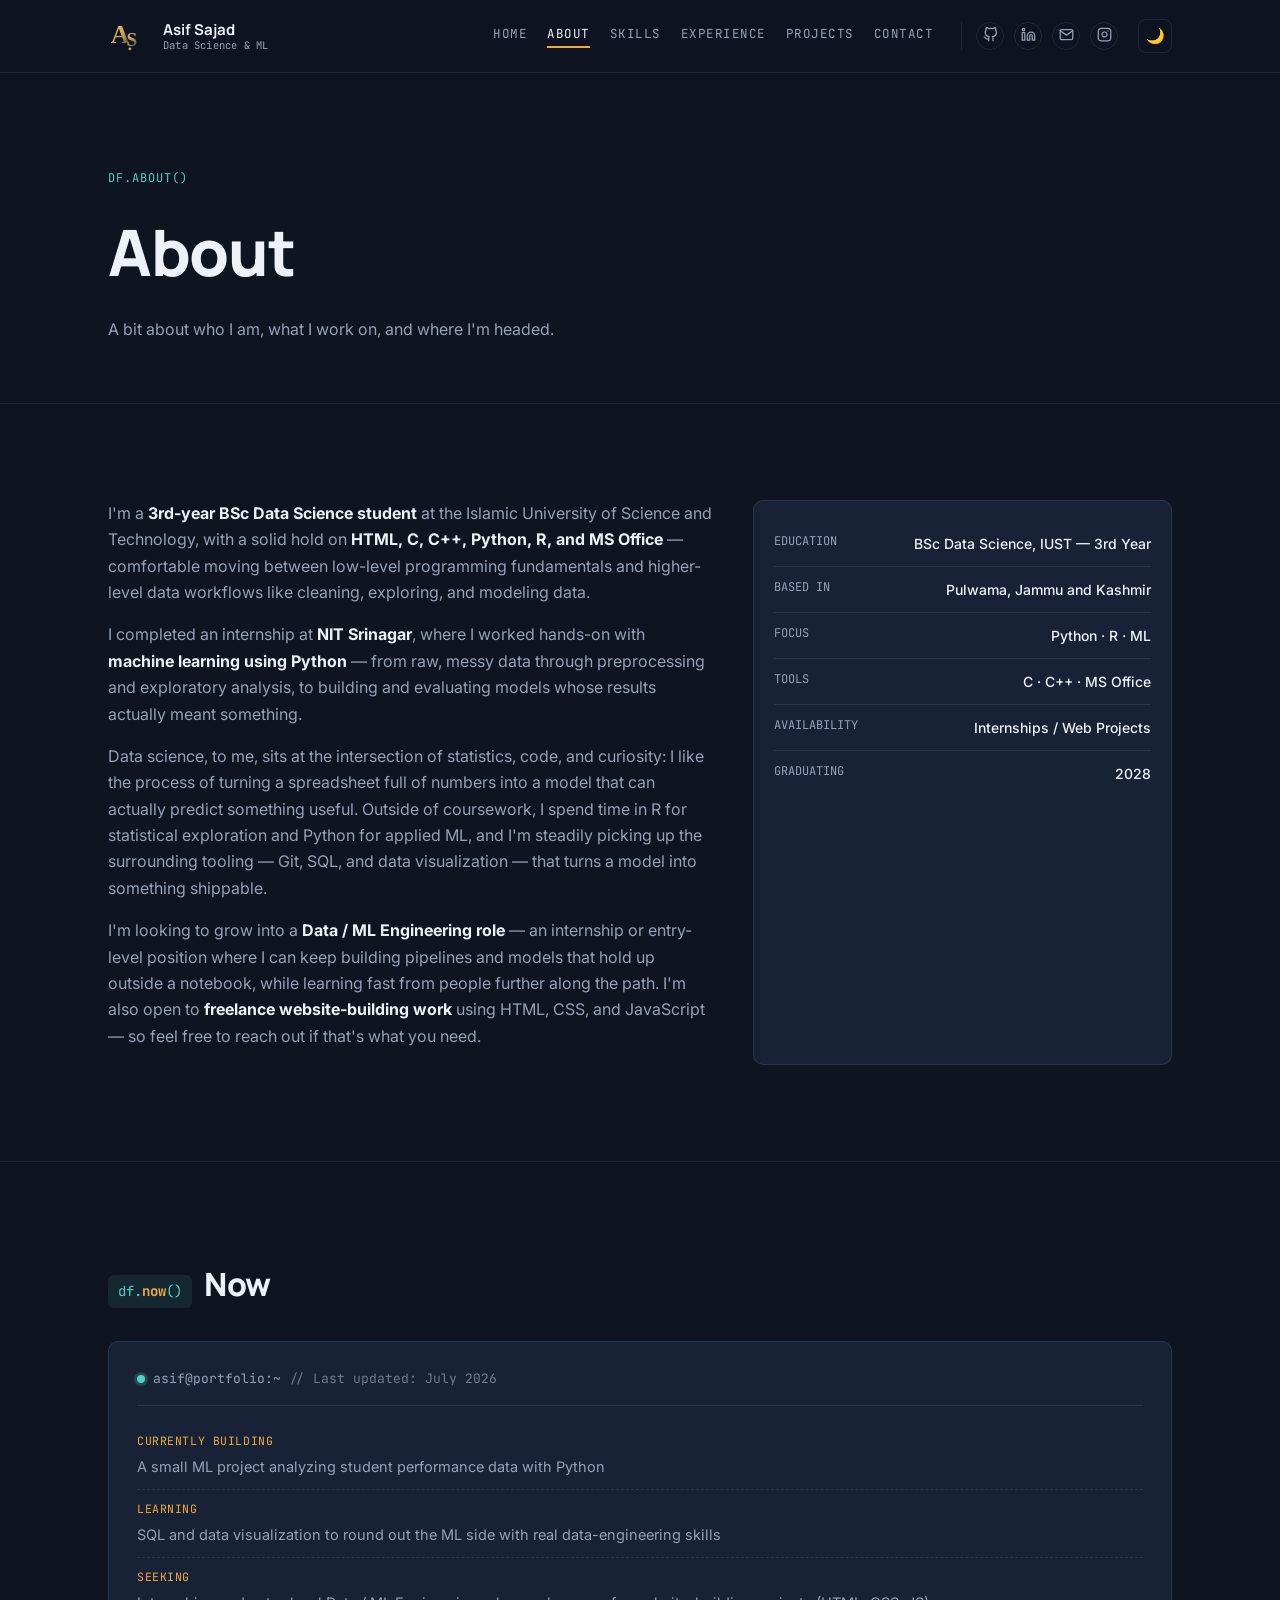
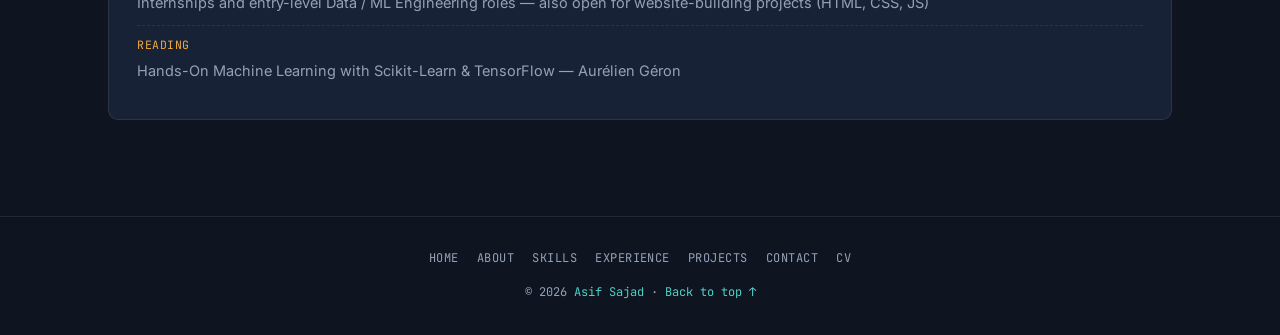
<file: about.html>
<!DOCTYPE html>
<html lang="en">
<head>
<meta charset="UTF-8">
<meta name="viewport" content="width=device-width, initial-scale=1.0">
<title>About — Asif Sajad</title>
<link rel="preconnect" href="https://fonts.googleapis.com">
<link rel="preconnect" href="https://fonts.gstatic.com" crossorigin>
<link href="https://fonts.googleapis.com/css2?family=Manrope:wght@500;700;800&family=Inter:wght@400;500;600&family=JetBrains+Mono:wght@400;500;600&display=swap" rel="stylesheet">
<link rel="stylesheet" href="style.css?v=3">
<script data-goatcounter="https://asifsajad.goatcounter.com/count" async src="//gc.zgo.at/count.js"></script>
</head>
<body data-theme="dark" id="top">
<a href="#main" class="skip-link">Skip to main content</a>

<header class="nav">
  <div class="nav-inner">
    <a href="index.html" class="brand">
      <svg class="monogram-svg" viewBox="0 0 64 64" aria-hidden="true" xmlns="http://www.w3.org/2000/svg">
        <defs>
          <linearGradient id="logoGrad" x1="0" y1="0" x2="1" y2="1">
            <stop offset="0%" stop-color="#eecb87"/>
            <stop offset="55%" stop-color="#caa455"/>
            <stop offset="100%" stop-color="#232c42"/>
          </linearGradient>
        </defs>
        <text x="4" y="42" font-family="Georgia, 'Times New Roman', serif" font-size="38" font-weight="700" fill="url(#logoGrad)">A</text>
        <text x="27" y="46" font-family="Georgia, 'Times New Roman', serif" font-size="28" font-weight="700" fill="url(#logoGrad)" opacity="0.92">S</text>
        <line x1="8" y1="51" x2="56" y2="51" stroke="url(#logoGrad)" stroke-width="1.2"/>
        <circle cx="32" cy="51" r="2.1" fill="url(#logoGrad)"/>
      </svg>
      <span class="brand-text">
        <span class="brand-name">Asif Sajad</span>
        <span class="brand-tag">Data Science &amp; ML</span>
      </span>
    </a>
    <button class="nav-toggle" id="navToggle" aria-label="Toggle menu">☰</button>
    <nav class="links" id="navLinks">
      <a href="index.html">Home</a>
      <a href="about.html" class="active">About</a>
      <a href="skills.html">Skills</a>
      <a href="experience.html">Experience</a>
      <a href="projects.html">Projects</a>
      <a href="contact.html">Contact</a>
      <div class="nav-socials">
        <a href="https://github.com/AasifSajad" target="_blank" rel="noopener" aria-label="GitHub"><svg viewBox="0 0 24 24" width="15" height="15" fill="none" stroke="currentColor" stroke-width="2" stroke-linecap="round" stroke-linejoin="round"><path d="M9 19c-5 1.5-5-2.5-7-3m14 6v-3.87a3.37 3.37 0 0 0-.94-2.61c3.14-.35 6.44-1.54 6.44-7A5.44 5.44 0 0 0 20 4.77 5.07 5.07 0 0 0 19.91 1S18.73.65 16 2.48a13.38 13.38 0 0 0-7 0C6.27.65 5.09 1 5.09 1A5.07 5.07 0 0 0 5 4.77a5.44 5.44 0 0 0-1.5 3.78c0 5.42 3.3 6.61 6.44 7A3.37 3.37 0 0 0 9 18.13V22"/></svg></a>
        <a href="https://www.linkedin.com/in/asif-sajad-9b8128278/" target="_blank" rel="noopener" aria-label="LinkedIn"><svg viewBox="0 0 24 24" width="15" height="15" fill="none" stroke="currentColor" stroke-width="2" stroke-linecap="round" stroke-linejoin="round"><path d="M16 8a6 6 0 0 1 6 6v7h-4v-7a2 2 0 0 0-2-2 2 2 0 0 0-2 2v7h-4v-7a6 6 0 0 1 6-6z"/><rect x="2" y="9" width="4" height="12"/><circle cx="4" cy="4" r="2"/></svg></a>
        <a href="mailto:aasifsajad2@gmail.com" aria-label="Email"><svg viewBox="0 0 24 24" width="15" height="15" fill="none" stroke="currentColor" stroke-width="2" stroke-linecap="round" stroke-linejoin="round"><path d="M4 4h16c1.1 0 2 .9 2 2v12c0 1.1-.9 2-2 2H4c-1.1 0-2-.9-2-2V6c0-1.1.9-2 2-2z"/><polyline points="22,6 12,13 2,6"/></svg></a>
        <a href="https://www.instagram.com/_aasifff.sajad_?igsh=amRtZTMwc3QyZ2Rl" target="_blank" rel="noopener" aria-label="Instagram"><svg viewBox="0 0 24 24" width="15" height="15" fill="none" stroke="currentColor" stroke-width="2" stroke-linecap="round" stroke-linejoin="round"><rect x="2" y="2" width="20" height="20" rx="5" ry="5"/><path d="M16 11.37A4 4 0 1 1 12.63 8 4 4 0 0 1 16 11.37z"/><line x1="17.5" y1="6.5" x2="17.5" y2="6.5"/></svg></a>
      </div>
      <button class="theme-btn" id="themeBtn" aria-label="Toggle theme">🌙</button>
    </nav>
  </div>
</header>

<main id="main">
  <section class="page-hero" style="border-top:none;">
    <div class="wrap">
      <div class="page-eyebrow">df.about()</div>
      <h1 class="page-title">About</h1>
      <p class="page-sub">A bit about who I am, what I work on, and where I'm headed.</p>
    </div>
  </section>

  <section style="border-top:none;">
    <div class="wrap">
      <div class="about-grid">
        <div class="about-text reveal">
          <p>I'm a <strong>3rd-year BSc Data Science student</strong> at the Islamic University of Science and Technology, with a solid hold on <strong>HTML, C, C++, Python, R, and MS Office</strong> — comfortable moving between low-level programming fundamentals and higher-level data workflows like cleaning, exploring, and modeling data.</p>
          <p>I completed an internship at <strong>NIT Srinagar</strong>, where I worked hands-on with <strong>machine learning using Python</strong> — from raw, messy data through preprocessing and exploratory analysis, to building and evaluating models whose results actually meant something.</p>
          <p>Data science, to me, sits at the intersection of statistics, code, and curiosity: I like the process of turning a spreadsheet full of numbers into a model that can actually predict something useful. Outside of coursework, I spend time in R for statistical exploration and Python for applied ML, and I'm steadily picking up the surrounding tooling — Git, SQL, and data visualization — that turns a model into something shippable.</p>
          <p>I'm looking to grow into a <strong>Data / ML Engineering role</strong> — an internship or entry-level position where I can keep building pipelines and models that hold up outside a notebook, while learning fast from people further along the path. I'm also open to <strong>freelance website-building work</strong> using HTML, CSS, and JavaScript — so feel free to reach out if that's what you need.</p>
        </div>
        <div class="info-card reveal">
          <div class="info-row"><span class="k">EDUCATION</span><span class="v">BSc Data Science, IUST — 3rd Year</span></div>
          <div class="info-row"><span class="k">BASED IN</span><span class="v">Pulwama, Jammu and Kashmir</span></div>
          <div class="info-row"><span class="k">FOCUS</span><span class="v">Python · R · ML</span></div>
          <div class="info-row"><span class="k">TOOLS</span><span class="v">C · C++ · MS Office</span></div>
          <div class="info-row"><span class="k">AVAILABILITY</span><span class="v">Internships / Web Projects</span></div>
          <div class="info-row"><span class="k">GRADUATING</span><span class="v">2028</span></div>
        </div>
      </div>
    </div>
  </section>

  <section id="now">
    <div class="wrap">
      <div class="section-head">
        <span class="df-call">df.<b>now</b>()</span>
        <h2 class="section-title">Now</h2>
      </div>
      <div class="now-panel reveal">
        <div class="now-head">
          <span class="now-dot"></span> asif@portfolio:~ <span class="now-updated">// Last updated: July 2026</span>
        </div>
        <ul class="now-list">
          <li><span class="now-label">Currently Building</span> A small ML project analyzing student performance data with Python</li>
          <li><span class="now-label">Learning</span> SQL and data visualization to round out the ML side with real data-engineering skills</li>
          <li><span class="now-label">Seeking</span> Internships and entry-level Data / ML Engineering roles — also open for website-building projects (HTML, CSS, JS)</li>
          <li><span class="now-label">Reading</span> Hands-On Machine Learning with Scikit-Learn &amp; TensorFlow — Aurélien Géron</li>
        </ul>
      </div>
    </div>
  </section>
</main>

<footer>
  <nav class="footer-nav">
    <a href="index.html">Home</a>
    <a href="about.html">About</a>
    <a href="skills.html">Skills</a>
    <a href="experience.html">Experience</a>
    <a href="projects.html">Projects</a>
    <a href="contact.html">Contact</a>
    <a href="cv.html">CV</a>
  </nav>
  <div class="footer-copy">© 2026 <a href="index.html">Asif Sajad</a> · <a href="#top">Back to top ↑</a></div>
</footer>

<script src="script.js?v=2"></script>
</body>
</html>
</file>
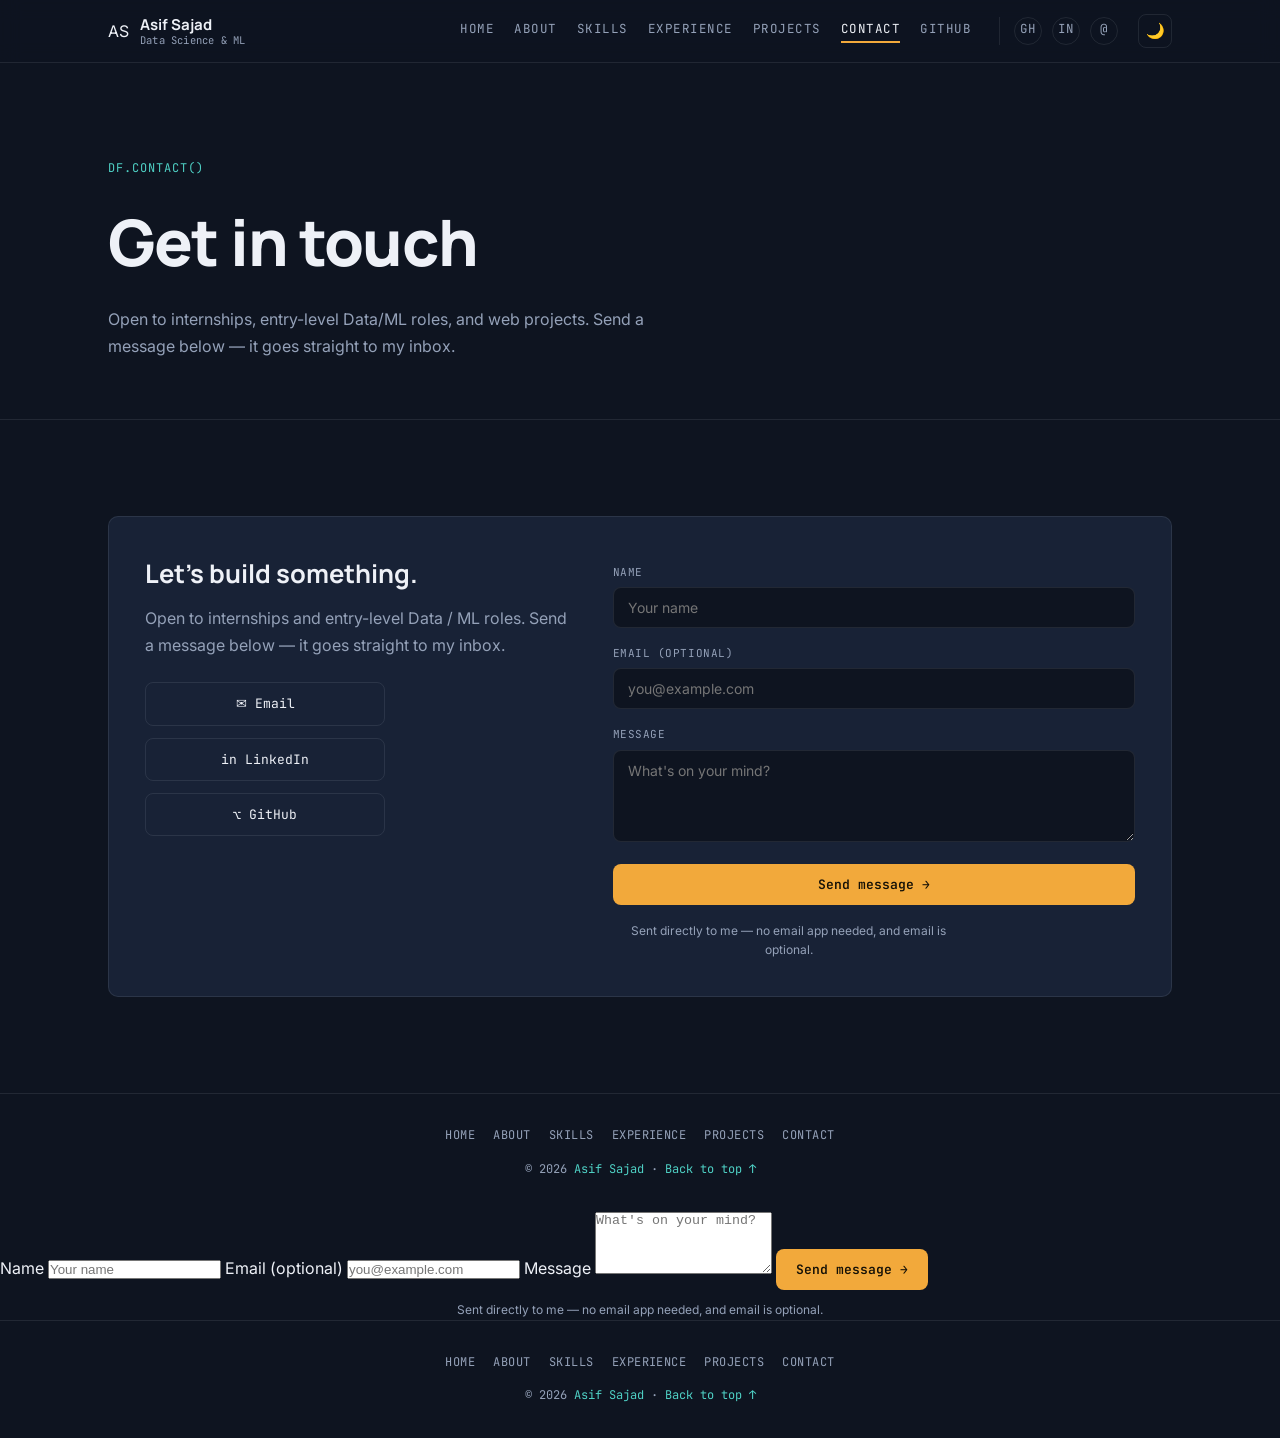
<file: contact.html>
<!DOCTYPE html>
<html lang="en">
<head>
<meta charset="UTF-8">
<meta name="viewport" content="width=device-width, initial-scale=1.0">
<title>Contact — Asif Sajad</title>
<link rel="preconnect" href="https://fonts.googleapis.com">
<link rel="preconnect" href="https://fonts.gstatic.com" crossorigin>
<link href="https://fonts.googleapis.com/css2?family=Manrope:wght@500;700;800&family=Inter:wght@400;500;600&family=JetBrains+Mono:wght@400;500;600&display=swap" rel="stylesheet">
<link rel="stylesheet" href="style.css">
<script data-goatcounter="https://asifsajad.goatcounter.com/count" async src="//gc.zgo.at/count.js"></script>
</head>
<body data-theme="dark" id="top">
<a href="#main" class="skip-link">Skip to main content</a>

<header class="nav">
  <div class="nav-inner">
    <a href="index.html" class="brand">
      <span class="monogram">AS</span>
      <span class="brand-text">
        <span class="brand-name">Asif Sajad</span>
        <span class="brand-tag">Data Science &amp; ML</span>
      </span>
    </a>
    <button class="nav-toggle" id="navToggle" aria-label="Toggle menu">☰</button>
    <nav class="links" id="navLinks">
      <a href="index.html">Home</a>
      <a href="about.html">About</a>
      <a href="skills.html">Skills</a>
      <a href="experience.html">Experience</a>
      <a href="projects.html">Projects</a>
      <a href="contact.html" class="active">Contact</a>
      <a href="https://github.com/aasifsajad0100" target="_blank" rel="noopener">GitHub</a>
      <div class="nav-socials">
        <a href="https://github.com/aasifsajad0100" target="_blank" rel="noopener" aria-label="GitHub">gh</a>
        <a href="https://www.linkedin.com/in/asif-sajad-9b8128278/" target="_blank" rel="noopener" aria-label="LinkedIn">in</a>
        <a href="mailto:aasifsajad2@gmail.com" aria-label="Email">@</a>
      </div>
      <button class="theme-btn" id="themeBtn" aria-label="Toggle theme">🌙</button>
    </nav>
  </div>
</header>

<main id="main">
  <section class="page-hero" style="border-top:none;">
    <div class="wrap">
      <div class="page-eyebrow">df.contact()</div>
      <h1 class="page-title">Get in touch</h1>
      <p class="page-sub">Open to internships, entry-level Data/ML roles, and web projects. Send a message below — it goes straight to my inbox.</p>
    </div>
  </section>

  <section style="border-top:none;">
    <div class="wrap">
      <div class="contact-panel reveal">
        <div>
          <h2>Let's build something.</h2>
          <p>Open to internships and entry-level Data / ML roles. Send a message below — it goes straight to my inbox.</p>
          <div class="contact-links" style="margin-top:24px;">
            <a href="mailto:aasifsajad2@gmail.com">✉ Email</a>
            <a href="https://www.linkedin.com/in/asif-sajad-9b8128278/" target="_blank" rel="noopener">in LinkedIn</a>
            <a href="https://github.com/aasifsajad0100" target="_blank" rel="noopener">⌥ GitHub</a>
          </div>
        </div>
        <form class="send-msg" id="contactForm" action="https://formsubmit.co/aasifsajad2@gmail.com" method="POST">
          <input type="hidden" name="_subject" value="New message from your portfolio site">
          <input type="hidden" name="_captcha" value="false">
          <input type="text" name="_honey" style="display:none" tabindex="-1" autocomplete="off">
          <label for="f-name">Name</label>
          <input type="text" id="f-name" name="Name" required placeholder="Your name">
          <label for="f-email">Email (optional)</label>
          <input type="email" id="f-email" name="Email" placeholder="you@example.com">
          <label for="f-msg">Message</label>
          <textarea id="f-msg" name="Message" rows="4" required placeholder="What's on your mind?"></textarea>
          <button type="submit" class="btn btn-primary" id="sendBtn" style="justify-content:center;">Send message →</button>
          <p class="form-note" id="formStatus">Sent directly to me — no email app needed, and email is optional.</p>
        </form>
      </div>
    </div>
  </section>
</main>

<footer>
  <nav class="footer-nav">
    <a href="index.html">Home</a>
    <a href="about.html">About</a>
    <a href="skills.html">Skills</a>
    <a href="experience.html">Experience</a>
    <a href="projects.html">Projects</a>
    <a href="contact.html">Contact</a>
  </nav>
  <div class="footer-copy">© 2026 <a href="index.html">Asif Sajad</a> · <a href="#top">Back to top ↑</a></div>
</footer>

<script src="script.js?v=2"></script>
</body>
</html>          <input type="text" name="_honey" style="display:none" tabindex="-1" autocomplete="off">
          <label for="f-name">Name</label>
          <input type="text" id="f-name" name="Name" required placeholder="Your name">
          <label for="f-email">Email (optional)</label>
          <input type="email" id="f-email" name="Email" placeholder="you@example.com">
          <label for="f-msg">Message</label>
          <textarea id="f-msg" name="Message" rows="4" required placeholder="What's on your mind?"></textarea>
          <button type="submit" class="btn btn-primary" id="sendBtn" style="justify-content:center;">Send message →</button>
          <p class="form-note" id="formStatus">Sent directly to me — no email app needed, and email is optional.</p>
        </form>
      </div>
    </div>
  </section>
</main>

<footer>
  <nav class="footer-nav">
    <a href="index.html">Home</a>
    <a href="about.html">About</a>
    <a href="skills.html">Skills</a>
    <a href="experience.html">Experience</a>
    <a href="projects.html">Projects</a>
    <a href="contact.html">Contact</a>
  </nav>
  <div class="footer-copy">© 2026 <a href="index.html">Asif Sajad</a> · <a href="#top">Back to top ↑</a></div>
</footer>

<script src="script.js"></script>
</body>
</html>
</file>
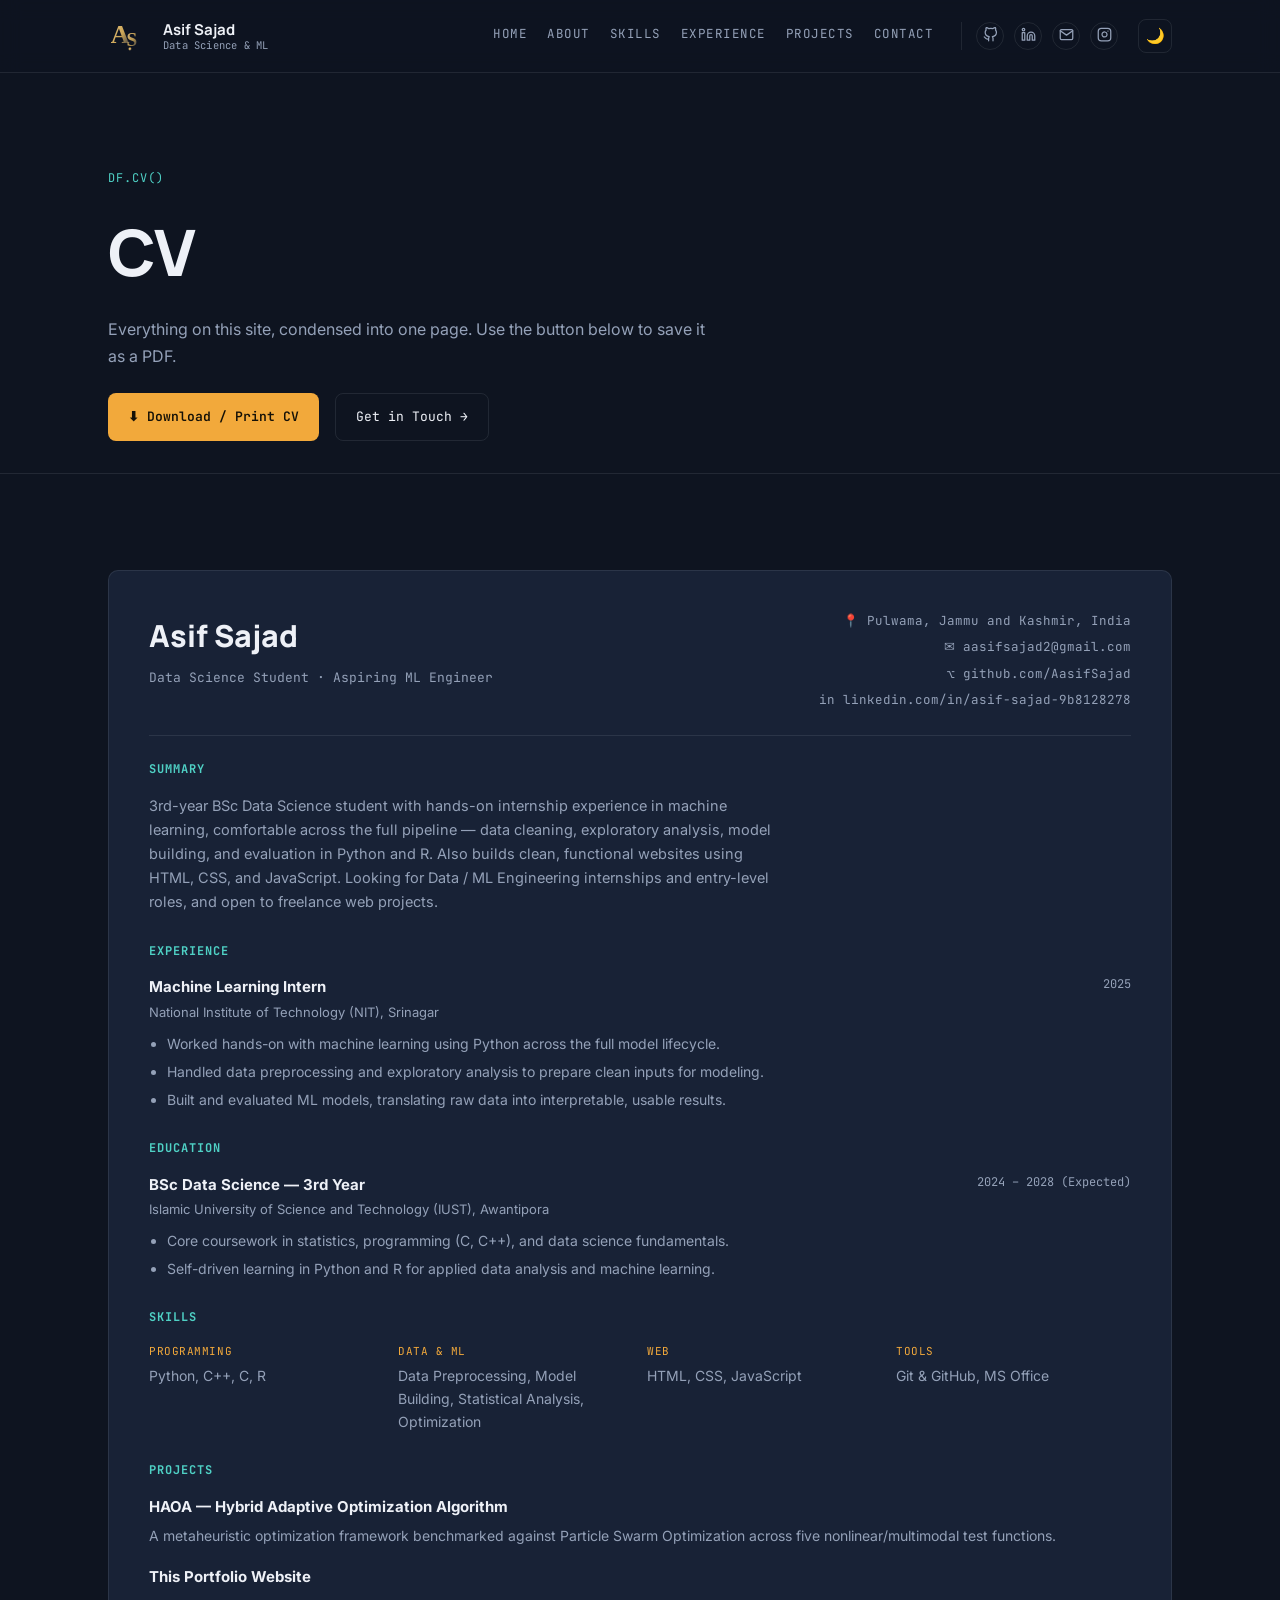
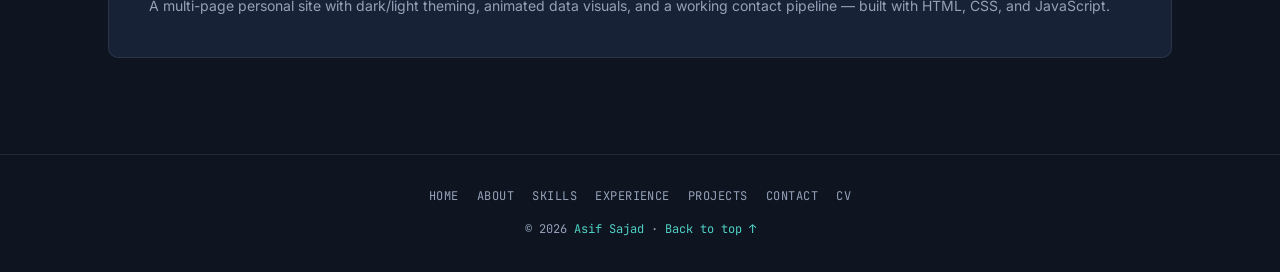
<file: cv.html>
<!DOCTYPE html>
<html lang="en">
<head>
<meta charset="UTF-8">
<meta name="viewport" content="width=device-width, initial-scale=1.0">
<title>CV — Asif Sajad</title>
<link rel="preconnect" href="https://fonts.googleapis.com">
<link rel="preconnect" href="https://fonts.gstatic.com" crossorigin>
<link href="https://fonts.googleapis.com/css2?family=Manrope:wght@500;700;800&family=Inter:wght@400;500;600&family=JetBrains+Mono:wght@400;500;600&display=swap" rel="stylesheet">
<link rel="stylesheet" href="style.css?v=3">
<script data-goatcounter="https://asifsajad.goatcounter.com/count" async src="//gc.zgo.at/count.js"></script>
</head>
<body data-theme="dark" id="top">
<a href="#main" class="skip-link">Skip to main content</a>

<header class="nav no-print">
  <div class="nav-inner">
    <a href="index.html" class="brand">
      <svg class="monogram-svg" viewBox="0 0 64 64" aria-hidden="true" xmlns="http://www.w3.org/2000/svg">
        <defs>
          <linearGradient id="logoGrad" x1="0" y1="0" x2="1" y2="1">
            <stop offset="0%" stop-color="#eecb87"/>
            <stop offset="55%" stop-color="#caa455"/>
            <stop offset="100%" stop-color="#232c42"/>
          </linearGradient>
        </defs>
        <text x="4" y="42" font-family="Georgia, 'Times New Roman', serif" font-size="38" font-weight="700" fill="url(#logoGrad)">A</text>
        <text x="27" y="46" font-family="Georgia, 'Times New Roman', serif" font-size="28" font-weight="700" fill="url(#logoGrad)" opacity="0.92">S</text>
        <line x1="8" y1="51" x2="56" y2="51" stroke="url(#logoGrad)" stroke-width="1.2"/>
        <circle cx="32" cy="51" r="2.1" fill="url(#logoGrad)"/>
      </svg>
      <span class="brand-text">
        <span class="brand-name">Asif Sajad</span>
        <span class="brand-tag">Data Science &amp; ML</span>
      </span>
    </a>
    <button class="nav-toggle" id="navToggle" aria-label="Toggle menu">☰</button>
    <nav class="links" id="navLinks">
      <a href="index.html">Home</a>
      <a href="about.html">About</a>
      <a href="skills.html">Skills</a>
      <a href="experience.html">Experience</a>
      <a href="projects.html">Projects</a>
      <a href="contact.html">Contact</a>
      <div class="nav-socials">
        <a href="https://github.com/AasifSajad" target="_blank" rel="noopener" aria-label="GitHub"><svg viewBox="0 0 24 24" width="15" height="15" fill="none" stroke="currentColor" stroke-width="2" stroke-linecap="round" stroke-linejoin="round"><path d="M9 19c-5 1.5-5-2.5-7-3m14 6v-3.87a3.37 3.37 0 0 0-.94-2.61c3.14-.35 6.44-1.54 6.44-7A5.44 5.44 0 0 0 20 4.77 5.07 5.07 0 0 0 19.91 1S18.73.65 16 2.48a13.38 13.38 0 0 0-7 0C6.27.65 5.09 1 5.09 1A5.07 5.07 0 0 0 5 4.77a5.44 5.44 0 0 0-1.5 3.78c0 5.42 3.3 6.61 6.44 7A3.37 3.37 0 0 0 9 18.13V22"/></svg></a>
        <a href="https://www.linkedin.com/in/asif-sajad-9b8128278/" target="_blank" rel="noopener" aria-label="LinkedIn"><svg viewBox="0 0 24 24" width="15" height="15" fill="none" stroke="currentColor" stroke-width="2" stroke-linecap="round" stroke-linejoin="round"><path d="M16 8a6 6 0 0 1 6 6v7h-4v-7a2 2 0 0 0-2-2 2 2 0 0 0-2 2v7h-4v-7a6 6 0 0 1 6-6z"/><rect x="2" y="9" width="4" height="12"/><circle cx="4" cy="4" r="2"/></svg></a>
        <a href="mailto:aasifsajad2@gmail.com" aria-label="Email"><svg viewBox="0 0 24 24" width="15" height="15" fill="none" stroke="currentColor" stroke-width="2" stroke-linecap="round" stroke-linejoin="round"><path d="M4 4h16c1.1 0 2 .9 2 2v12c0 1.1-.9 2-2 2H4c-1.1 0-2-.9-2-2V6c0-1.1.9-2 2-2z"/><polyline points="22,6 12,13 2,6"/></svg></a>
        <a href="https://www.instagram.com/_aasifff.sajad_?igsh=amRtZTMwc3QyZ2Rl" target="_blank" rel="noopener" aria-label="Instagram"><svg viewBox="0 0 24 24" width="15" height="15" fill="none" stroke="currentColor" stroke-width="2" stroke-linecap="round" stroke-linejoin="round"><rect x="2" y="2" width="20" height="20" rx="5" ry="5"/><path d="M16 11.37A4 4 0 1 1 12.63 8 4 4 0 0 1 16 11.37z"/><line x1="17.5" y1="6.5" x2="17.5" y2="6.5"/></svg></a>
      </div>
      <button class="theme-btn" id="themeBtn" aria-label="Toggle theme">🌙</button>
    </nav>
  </div>
</header>

<main id="main">
  <section class="page-hero no-print" style="border-top:none; padding-bottom:32px;">
    <div class="wrap">
      <div class="page-eyebrow">df.cv()</div>
      <h1 class="page-title">CV</h1>
      <p class="page-sub">Everything on this site, condensed into one page. Use the button below to save it as a PDF.</p>
      <div class="hero-cta" style="margin-top:24px;">
        <button class="btn btn-primary" onclick="window.print()">⬇ Download / Print CV</button>
        <a href="mailto:aasifsajad2@gmail.com" class="btn btn-ghost">Get in Touch →</a>
      </div>
    </div>
  </section>

  <section class="cv-section" style="border-top:none;">
    <div class="wrap">
      <div class="cv-sheet reveal">
        <div class="cv-head">
          <div>
            <h2 class="cv-name">Asif Sajad</h2>
            <p class="cv-role">Data Science Student · Aspiring ML Engineer</p>
          </div>
          <div class="cv-contact">
            <span>📍 Pulwama, Jammu and Kashmir, India</span>
            <span>✉ aasifsajad2@gmail.com</span>
            <span>⌥ github.com/AasifSajad</span>
            <span>in linkedin.com/in/asif-sajad-9b8128278</span>
          </div>
        </div>

        <div class="cv-block">
          <h3>Summary</h3>
          <p>3rd-year BSc Data Science student with hands-on internship experience in machine learning, comfortable across the full pipeline — data cleaning, exploratory analysis, model building, and evaluation in Python and R. Also builds clean, functional websites using HTML, CSS, and JavaScript. Looking for Data / ML Engineering internships and entry-level roles, and open to freelance web projects.</p>
        </div>

        <div class="cv-block">
          <h3>Experience</h3>
          <div class="cv-entry">
            <div class="cv-entry-head"><strong>Machine Learning Intern</strong><span>2025</span></div>
            <div class="cv-entry-org">National Institute of Technology (NIT), Srinagar</div>
            <ul>
              <li>Worked hands-on with machine learning using Python across the full model lifecycle.</li>
              <li>Handled data preprocessing and exploratory analysis to prepare clean inputs for modeling.</li>
              <li>Built and evaluated ML models, translating raw data into interpretable, usable results.</li>
            </ul>
          </div>
        </div>

        <div class="cv-block">
          <h3>Education</h3>
          <div class="cv-entry">
            <div class="cv-entry-head"><strong>BSc Data Science — 3rd Year</strong><span>2024 – 2028 (Expected)</span></div>
            <div class="cv-entry-org">Islamic University of Science and Technology (IUST), Awantipora</div>
            <ul>
              <li>Core coursework in statistics, programming (C, C++), and data science fundamentals.</li>
              <li>Self-driven learning in Python and R for applied data analysis and machine learning.</li>
            </ul>
          </div>
        </div>

        <div class="cv-block">
          <h3>Skills</h3>
          <div class="cv-skills-grid">
            <div><span class="cv-skill-k">Programming</span>Python, C++, C, R</div>
            <div><span class="cv-skill-k">Data &amp; ML</span>Data Preprocessing, Model Building, Statistical Analysis, Optimization</div>
            <div><span class="cv-skill-k">Web</span>HTML, CSS, JavaScript</div>
            <div><span class="cv-skill-k">Tools</span>Git &amp; GitHub, MS Office</div>
          </div>
        </div>

        <div class="cv-block">
          <h3>Projects</h3>
          <div class="cv-entry">
            <div class="cv-entry-head"><strong>HAOA — Hybrid Adaptive Optimization Algorithm</strong></div>
            <p>A metaheuristic optimization framework benchmarked against Particle Swarm Optimization across five nonlinear/multimodal test functions.</p>
          </div>
          <div class="cv-entry">
            <div class="cv-entry-head"><strong>This Portfolio Website</strong></div>
            <p>A multi-page personal site with dark/light theming, animated data visuals, and a working contact pipeline — built with HTML, CSS, and JavaScript.</p>
          </div>
        </div>
      </div>
    </div>
  </section>
</main>

<footer class="no-print">
  <nav class="footer-nav">
    <a href="index.html">Home</a>
    <a href="about.html">About</a>
    <a href="skills.html">Skills</a>
    <a href="experience.html">Experience</a>
    <a href="projects.html">Projects</a>
    <a href="contact.html">Contact</a>
    <a href="cv.html">CV</a>
  </nav>
  <div class="footer-copy">© 2026 <a href="index.html">Asif Sajad</a> · <a href="#top">Back to top ↑</a></div>
</footer>

<script src="script.js?v=2"></script>
</body>
</html>
</file>
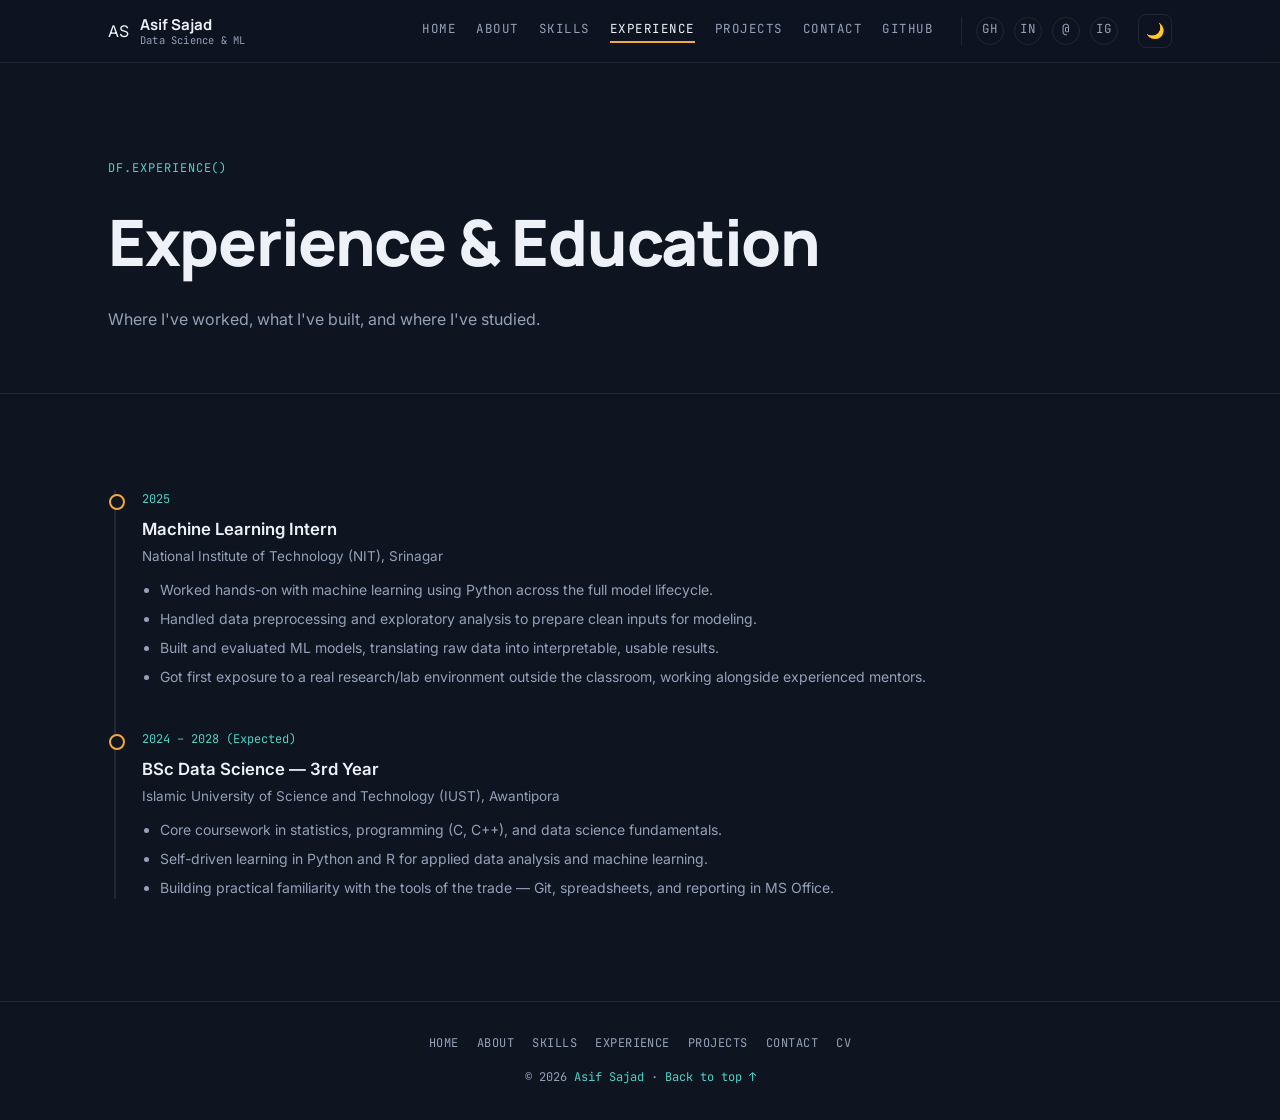
<file: experience.html>
<!DOCTYPE html>
<html lang="en">
<head>
<meta charset="UTF-8">
<meta name="viewport" content="width=device-width, initial-scale=1.0">
<title>Experience — Asif Sajad</title>
<link rel="preconnect" href="https://fonts.googleapis.com">
<link rel="preconnect" href="https://fonts.gstatic.com" crossorigin>
<link href="https://fonts.googleapis.com/css2?family=Manrope:wght@500;700;800&family=Inter:wght@400;500;600&family=JetBrains+Mono:wght@400;500;600&display=swap" rel="stylesheet">
<link rel="stylesheet" href="style.css?v=3">
<script data-goatcounter="https://asifsajad.goatcounter.com/count" async src="//gc.zgo.at/count.js"></script>
</head>
<body data-theme="dark" id="top">
<a href="#main" class="skip-link">Skip to main content</a>

<header class="nav">
  <div class="nav-inner">
    <a href="index.html" class="brand">
      <span class="monogram" aria-hidden="true">
        <span class="mono-a">A</span><span class="mono-s">S</span>
        <span class="mono-dot"></span>
      </span>
      <span class="brand-text">
        <span class="brand-name">Asif Sajad</span>
        <span class="brand-tag">Data Science &amp; ML</span>
      </span>
    </a>
    <button class="nav-toggle" id="navToggle" aria-label="Toggle menu">☰</button>
    <nav class="links" id="navLinks">
      <a href="index.html">Home</a>
      <a href="about.html">About</a>
      <a href="skills.html">Skills</a>
      <a href="experience.html" class="active">Experience</a>
      <a href="projects.html">Projects</a>
      <a href="contact.html">Contact</a>
      <a href="https://github.com/AasifSajad" target="_blank" rel="noopener">GitHub</a>
      <div class="nav-socials">
        <a href="https://github.com/AasifSajad" target="_blank" rel="noopener" aria-label="GitHub">gh</a>
        <a href="https://www.linkedin.com/in/asif-sajad-9b8128278/" target="_blank" rel="noopener" aria-label="LinkedIn">in</a>
        <a href="mailto:aasifsajad2@gmail.com" aria-label="Email">@</a>
        <a href="https://www.instagram.com/_aasifff.sajad_?igsh=amRtZTMwc3QyZ2Rl" target="_blank" rel="noopener" aria-label="Instagram">ig</a>
      </div>
      <button class="theme-btn" id="themeBtn" aria-label="Toggle theme">🌙</button>
    </nav>
  </div>
</header>

<main id="main">
  <section class="page-hero" style="border-top:none;">
    <div class="wrap">
      <div class="page-eyebrow">df.experience()</div>
      <h1 class="page-title">Experience &amp; Education</h1>
      <p class="page-sub">Where I've worked, what I've built, and where I've studied.</p>
    </div>
  </section>

  <section style="border-top:none;">
    <div class="wrap">
      <div class="timeline">
        <div class="tl-item reveal">
          <span class="tl-date">2025</span>
          <h3>Machine Learning Intern</h3>
          <div class="org">National Institute of Technology (NIT), Srinagar</div>
          <ul>
            <li>Worked hands-on with machine learning using Python across the full model lifecycle.</li>
            <li>Handled data preprocessing and exploratory analysis to prepare clean inputs for modeling.</li>
            <li>Built and evaluated ML models, translating raw data into interpretable, usable results.</li>
            <li>Got first exposure to a real research/lab environment outside the classroom, working alongside experienced mentors.</li>
          </ul>
        </div>
        <div class="tl-item reveal">
          <span class="tl-date">2024 – 2028 (Expected)</span>
          <h3>BSc Data Science — 3rd Year</h3>
          <div class="org">Islamic University of Science and Technology (IUST), Awantipora</div>
          <ul>
            <li>Core coursework in statistics, programming (C, C++), and data science fundamentals.</li>
            <li>Self-driven learning in Python and R for applied data analysis and machine learning.</li>
            <li>Building practical familiarity with the tools of the trade — Git, spreadsheets, and reporting in MS Office.</li>
          </ul>
        </div>
      </div>
    </div>
  </section>
</main>

<footer>
  <nav class="footer-nav">
    <a href="index.html">Home</a>
    <a href="about.html">About</a>
    <a href="skills.html">Skills</a>
    <a href="experience.html">Experience</a>
    <a href="projects.html">Projects</a>
    <a href="contact.html">Contact</a>
    <a href="cv.html">CV</a>
  </nav>
  <div class="footer-copy">© 2026 <a href="index.html">Asif Sajad</a> · <a href="#top">Back to top ↑</a></div>
</footer>

<script src="script.js?v=2"></script>
</body>
</html>
</file>
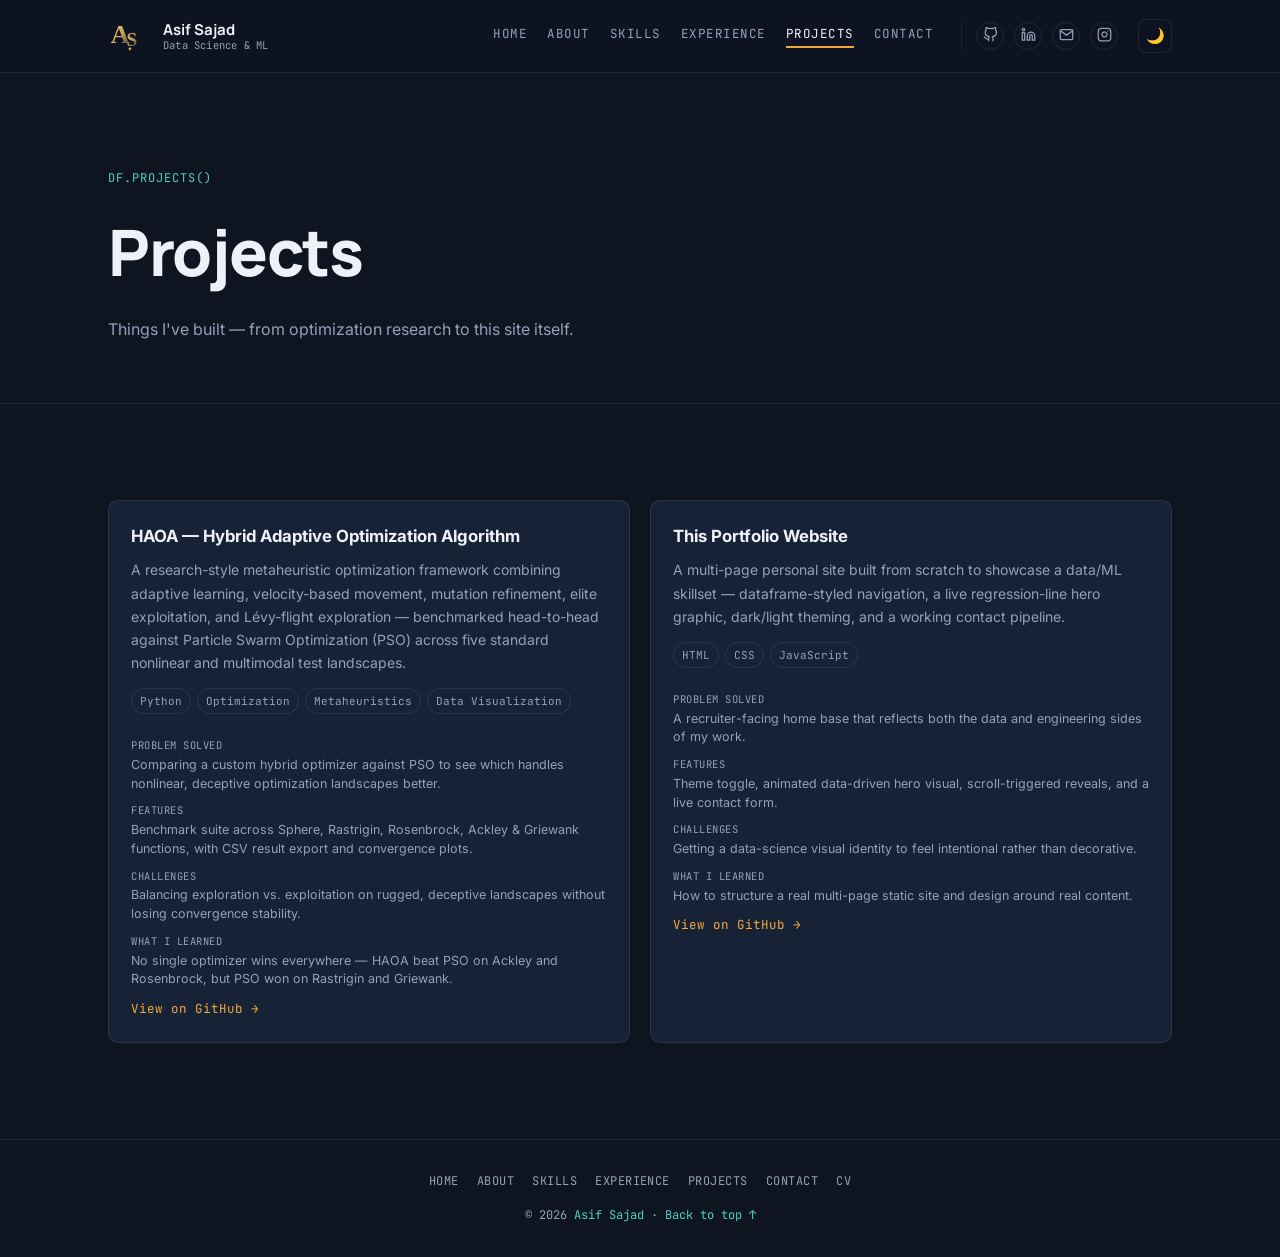
<file: projects.html>
<!DOCTYPE html>
<html lang="en">
<head>
<meta charset="UTF-8">
<meta name="viewport" content="width=device-width, initial-scale=1.0">
<title>Projects — Asif Sajad</title>
<link rel="preconnect" href="https://fonts.googleapis.com">
<link rel="preconnect" href="https://fonts.gstatic.com" crossorigin>
<link href="https://fonts.googleapis.com/css2?family=Manrope:wght@500;700;800&family=Inter:wght@400;500;600&family=JetBrains+Mono:wght@400;500;600&display=swap" rel="stylesheet">
<link rel="stylesheet" href="style.css?v=3">
<script data-goatcounter="https://asifsajad.goatcounter.com/count" async src="//gc.zgo.at/count.js"></script>
</head>
<body data-theme="dark" id="top">
<a href="#main" class="skip-link">Skip to main content</a>

<header class="nav">
  <div class="nav-inner">
    <a href="index.html" class="brand">
      <svg class="monogram-svg" viewBox="0 0 64 64" aria-hidden="true" xmlns="http://www.w3.org/2000/svg">
        <defs>
          <linearGradient id="logoGrad" x1="0" y1="0" x2="1" y2="1">
            <stop offset="0%" stop-color="#eecb87"/>
            <stop offset="55%" stop-color="#caa455"/>
            <stop offset="100%" stop-color="#232c42"/>
          </linearGradient>
        </defs>
        <text x="4" y="42" font-family="Georgia, 'Times New Roman', serif" font-size="38" font-weight="700" fill="url(#logoGrad)">A</text>
        <text x="27" y="46" font-family="Georgia, 'Times New Roman', serif" font-size="28" font-weight="700" fill="url(#logoGrad)" opacity="0.92">S</text>
        <line x1="8" y1="51" x2="56" y2="51" stroke="url(#logoGrad)" stroke-width="1.2"/>
        <circle cx="32" cy="51" r="2.1" fill="url(#logoGrad)"/>
      </svg>
      <span class="brand-text">
        <span class="brand-name">Asif Sajad</span>
        <span class="brand-tag">Data Science &amp; ML</span>
      </span>
    </a>
    <button class="nav-toggle" id="navToggle" aria-label="Toggle menu">☰</button>
    <nav class="links" id="navLinks">
      <a href="index.html">Home</a>
      <a href="about.html">About</a>
      <a href="skills.html">Skills</a>
      <a href="experience.html">Experience</a>
      <a href="projects.html" class="active">Projects</a>
      <a href="contact.html">Contact</a>
      <div class="nav-socials">
        <a href="https://github.com/AasifSajad" target="_blank" rel="noopener" aria-label="GitHub"><svg viewBox="0 0 24 24" width="15" height="15" fill="none" stroke="currentColor" stroke-width="2" stroke-linecap="round" stroke-linejoin="round"><path d="M9 19c-5 1.5-5-2.5-7-3m14 6v-3.87a3.37 3.37 0 0 0-.94-2.61c3.14-.35 6.44-1.54 6.44-7A5.44 5.44 0 0 0 20 4.77 5.07 5.07 0 0 0 19.91 1S18.73.65 16 2.48a13.38 13.38 0 0 0-7 0C6.27.65 5.09 1 5.09 1A5.07 5.07 0 0 0 5 4.77a5.44 5.44 0 0 0-1.5 3.78c0 5.42 3.3 6.61 6.44 7A3.37 3.37 0 0 0 9 18.13V22"/></svg></a>
        <a href="https://www.linkedin.com/in/asif-sajad-9b8128278/" target="_blank" rel="noopener" aria-label="LinkedIn"><svg viewBox="0 0 24 24" width="15" height="15" fill="none" stroke="currentColor" stroke-width="2" stroke-linecap="round" stroke-linejoin="round"><path d="M16 8a6 6 0 0 1 6 6v7h-4v-7a2 2 0 0 0-2-2 2 2 0 0 0-2 2v7h-4v-7a6 6 0 0 1 6-6z"/><rect x="2" y="9" width="4" height="12"/><circle cx="4" cy="4" r="2"/></svg></a>
        <a href="mailto:aasifsajad2@gmail.com" aria-label="Email"><svg viewBox="0 0 24 24" width="15" height="15" fill="none" stroke="currentColor" stroke-width="2" stroke-linecap="round" stroke-linejoin="round"><path d="M4 4h16c1.1 0 2 .9 2 2v12c0 1.1-.9 2-2 2H4c-1.1 0-2-.9-2-2V6c0-1.1.9-2 2-2z"/><polyline points="22,6 12,13 2,6"/></svg></a>
        <a href="https://www.instagram.com/_aasifff.sajad_?igsh=amRtZTMwc3QyZ2Rl" target="_blank" rel="noopener" aria-label="Instagram"><svg viewBox="0 0 24 24" width="15" height="15" fill="none" stroke="currentColor" stroke-width="2" stroke-linecap="round" stroke-linejoin="round"><rect x="2" y="2" width="20" height="20" rx="5" ry="5"/><path d="M16 11.37A4 4 0 1 1 12.63 8 4 4 0 0 1 16 11.37z"/><line x1="17.5" y1="6.5" x2="17.5" y2="6.5"/></svg></a>
      </div>
      <button class="theme-btn" id="themeBtn" aria-label="Toggle theme">🌙</button>
    </nav>
  </div>
</header>

<main id="main">
  <section class="page-hero" style="border-top:none;">
    <div class="wrap">
      <div class="page-eyebrow">df.projects()</div>
      <h1 class="page-title">Projects</h1>
      <p class="page-sub">Things I've built — from optimization research to this site itself.</p>
    </div>
  </section>

  <section style="border-top:none;">
    <div class="wrap">
      <div class="project-grid">
        <div class="project-card reveal">
          <h3>HAOA — Hybrid Adaptive Optimization Algorithm</h3>
          <p>A research-style metaheuristic optimization framework combining adaptive learning, velocity-based movement, mutation refinement, elite exploitation, and Lévy-flight exploration — benchmarked head-to-head against Particle Swarm Optimization (PSO) across five standard nonlinear and multimodal test landscapes.</p>
          <div class="tag-row"><span class="tag">Python</span><span class="tag">Optimization</span><span class="tag">Metaheuristics</span><span class="tag">Data Visualization</span></div>
          <div class="proj-detail"><span class="pd-k">Problem Solved</span>Comparing a custom hybrid optimizer against PSO to see which handles nonlinear, deceptive optimization landscapes better.</div>
          <div class="proj-detail"><span class="pd-k">Features</span>Benchmark suite across Sphere, Rastrigin, Rosenbrock, Ackley &amp; Griewank functions, with CSV result export and convergence plots.</div>
          <div class="proj-detail"><span class="pd-k">Challenges</span>Balancing exploration vs. exploitation on rugged, deceptive landscapes without losing convergence stability.</div>
          <div class="proj-detail"><span class="pd-k">What I Learned</span>No single optimizer wins everywhere — HAOA beat PSO on Ackley and Rosenbrock, but PSO won on Rastrigin and Griewank.</div>
          <a href="https://github.com/AasifSajad/HAOA-Hybrid-Adaptive-Optimization-Algorithm" target="_blank" rel="noopener" class="proj-link">View on GitHub →</a>
        </div>
        <div class="project-card reveal">
          <h3>This Portfolio Website</h3>
          <p>A multi-page personal site built from scratch to showcase a data/ML skillset — dataframe-styled navigation, a live regression-line hero graphic, dark/light theming, and a working contact pipeline.</p>
          <div class="tag-row"><span class="tag">HTML</span><span class="tag">CSS</span><span class="tag">JavaScript</span></div>
          <div class="proj-detail"><span class="pd-k">Problem Solved</span>A recruiter-facing home base that reflects both the data and engineering sides of my work.</div>
          <div class="proj-detail"><span class="pd-k">Features</span>Theme toggle, animated data-driven hero visual, scroll-triggered reveals, and a live contact form.</div>
          <div class="proj-detail"><span class="pd-k">Challenges</span>Getting a data-science visual identity to feel intentional rather than decorative.</div>
          <div class="proj-detail"><span class="pd-k">What I Learned</span>How to structure a real multi-page static site and design around real content.</div>
          <a href="https://github.com/AasifSajad/portfolio" target="_blank" rel="noopener" class="proj-link">View on GitHub →</a>
        </div>
      </div>
    </div>
  </section>
</main>

<footer>
  <nav class="footer-nav">
    <a href="index.html">Home</a>
    <a href="about.html">About</a>
    <a href="skills.html">Skills</a>
    <a href="experience.html">Experience</a>
    <a href="projects.html">Projects</a>
    <a href="contact.html">Contact</a>
    <a href="cv.html">CV</a>
  </nav>
  <div class="footer-copy">© 2026 <a href="index.html">Asif Sajad</a> · <a href="#top">Back to top ↑</a></div>
</footer>

<script src="script.js?v=2"></script>
</body>
</html>
</file>
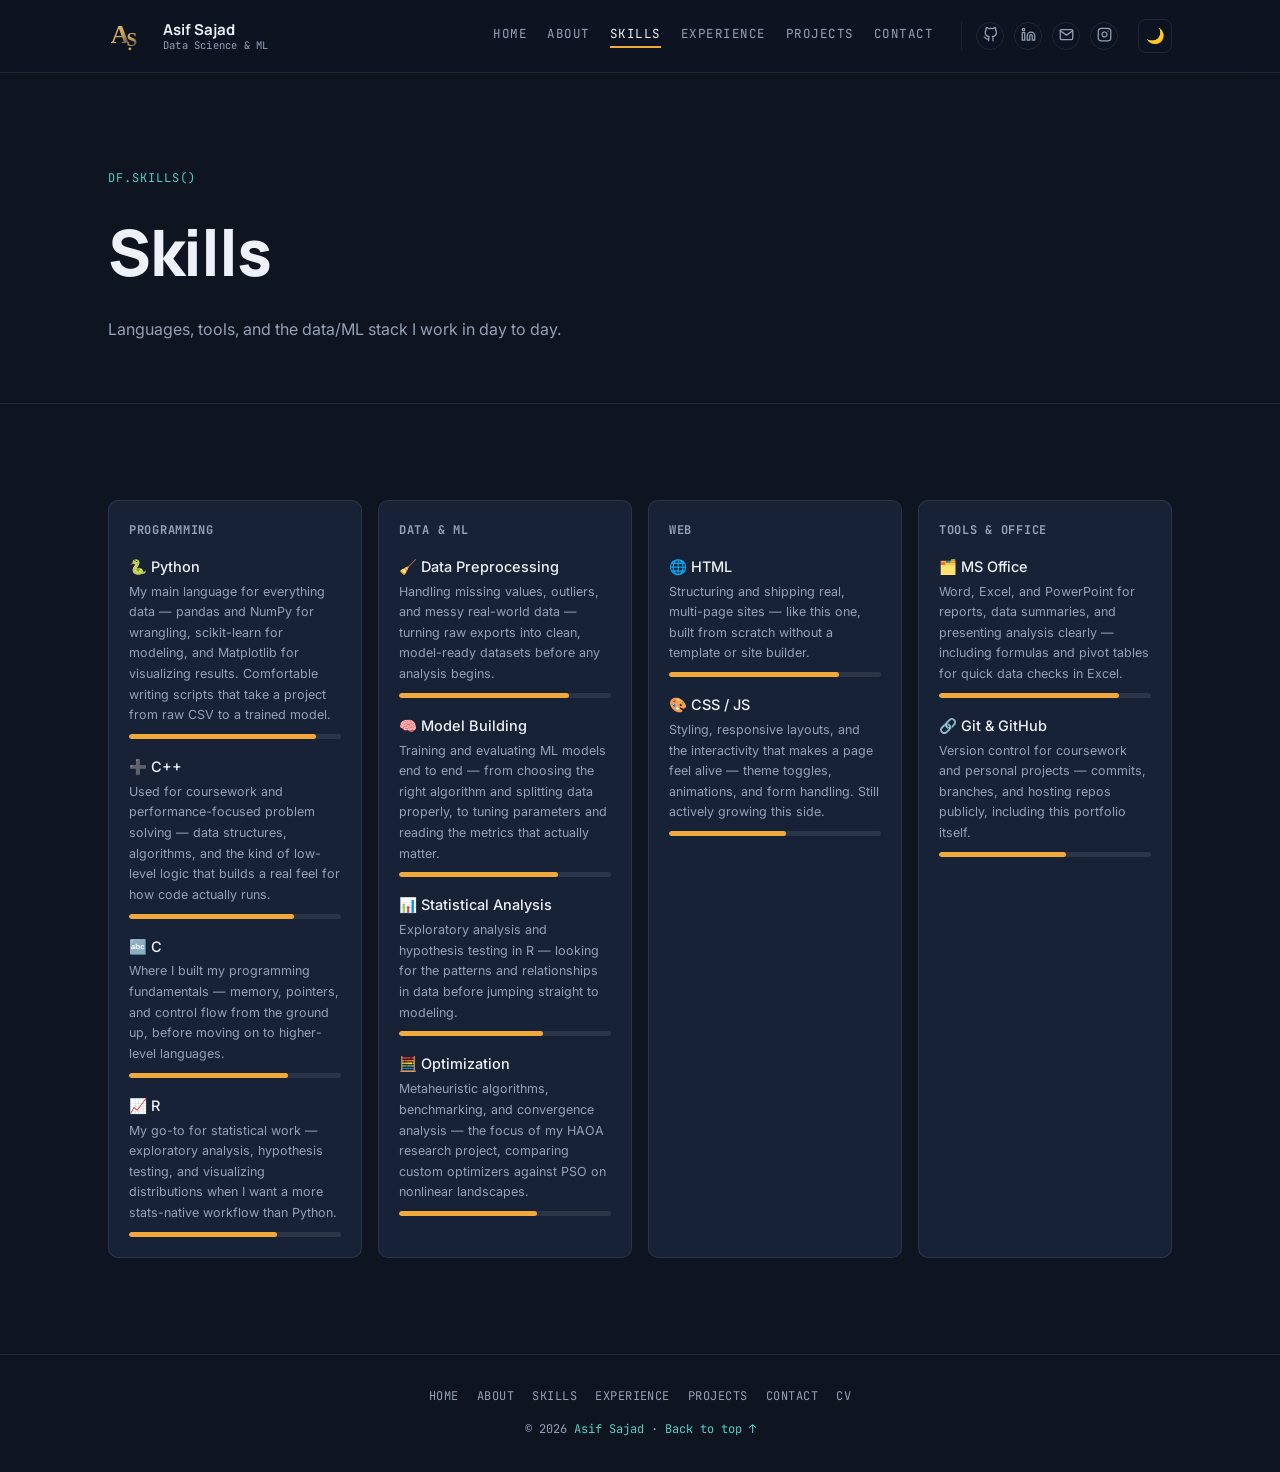
<file: skills.html>
<!DOCTYPE html>
<html lang="en">
<head>
<meta charset="UTF-8">
<meta name="viewport" content="width=device-width, initial-scale=1.0">
<title>Skills — Asif Sajad</title>
<link rel="preconnect" href="https://fonts.googleapis.com">
<link rel="preconnect" href="https://fonts.gstatic.com" crossorigin>
<link href="https://fonts.googleapis.com/css2?family=Manrope:wght@500;700;800&family=Inter:wght@400;500;600&family=JetBrains+Mono:wght@400;500;600&display=swap" rel="stylesheet">
<link rel="stylesheet" href="style.css?v=3">
<script data-goatcounter="https://asifsajad.goatcounter.com/count" async src="//gc.zgo.at/count.js"></script>
</head>
<body data-theme="dark" id="top">
<a href="#main" class="skip-link">Skip to main content</a>

<header class="nav">
  <div class="nav-inner">
    <a href="index.html" class="brand">
      <svg class="monogram-svg" viewBox="0 0 64 64" aria-hidden="true" xmlns="http://www.w3.org/2000/svg">
        <defs>
          <linearGradient id="logoGrad" x1="0" y1="0" x2="1" y2="1">
            <stop offset="0%" stop-color="#eecb87"/>
            <stop offset="55%" stop-color="#caa455"/>
            <stop offset="100%" stop-color="#232c42"/>
          </linearGradient>
        </defs>
        <text x="4" y="42" font-family="Georgia, 'Times New Roman', serif" font-size="38" font-weight="700" fill="url(#logoGrad)">A</text>
        <text x="27" y="46" font-family="Georgia, 'Times New Roman', serif" font-size="28" font-weight="700" fill="url(#logoGrad)" opacity="0.92">S</text>
        <line x1="8" y1="51" x2="56" y2="51" stroke="url(#logoGrad)" stroke-width="1.2"/>
        <circle cx="32" cy="51" r="2.1" fill="url(#logoGrad)"/>
      </svg>
      <span class="brand-text">
        <span class="brand-name">Asif Sajad</span>
        <span class="brand-tag">Data Science &amp; ML</span>
      </span>
    </a>
    <button class="nav-toggle" id="navToggle" aria-label="Toggle menu">☰</button>
    <nav class="links" id="navLinks">
      <a href="index.html">Home</a>
      <a href="about.html">About</a>
      <a href="skills.html" class="active">Skills</a>
      <a href="experience.html">Experience</a>
      <a href="projects.html">Projects</a>
      <a href="contact.html">Contact</a>
      <div class="nav-socials">
        <a href="https://github.com/AasifSajad" target="_blank" rel="noopener" aria-label="GitHub"><svg viewBox="0 0 24 24" width="15" height="15" fill="none" stroke="currentColor" stroke-width="2" stroke-linecap="round" stroke-linejoin="round"><path d="M9 19c-5 1.5-5-2.5-7-3m14 6v-3.87a3.37 3.37 0 0 0-.94-2.61c3.14-.35 6.44-1.54 6.44-7A5.44 5.44 0 0 0 20 4.77 5.07 5.07 0 0 0 19.91 1S18.73.65 16 2.48a13.38 13.38 0 0 0-7 0C6.27.65 5.09 1 5.09 1A5.07 5.07 0 0 0 5 4.77a5.44 5.44 0 0 0-1.5 3.78c0 5.42 3.3 6.61 6.44 7A3.37 3.37 0 0 0 9 18.13V22"/></svg></a>
        <a href="https://www.linkedin.com/in/asif-sajad-9b8128278/" target="_blank" rel="noopener" aria-label="LinkedIn"><svg viewBox="0 0 24 24" width="15" height="15" fill="none" stroke="currentColor" stroke-width="2" stroke-linecap="round" stroke-linejoin="round"><path d="M16 8a6 6 0 0 1 6 6v7h-4v-7a2 2 0 0 0-2-2 2 2 0 0 0-2 2v7h-4v-7a6 6 0 0 1 6-6z"/><rect x="2" y="9" width="4" height="12"/><circle cx="4" cy="4" r="2"/></svg></a>
        <a href="mailto:aasifsajad2@gmail.com" aria-label="Email"><svg viewBox="0 0 24 24" width="15" height="15" fill="none" stroke="currentColor" stroke-width="2" stroke-linecap="round" stroke-linejoin="round"><path d="M4 4h16c1.1 0 2 .9 2 2v12c0 1.1-.9 2-2 2H4c-1.1 0-2-.9-2-2V6c0-1.1.9-2 2-2z"/><polyline points="22,6 12,13 2,6"/></svg></a>
        <a href="https://www.instagram.com/_aasifff.sajad_?igsh=amRtZTMwc3QyZ2Rl" target="_blank" rel="noopener" aria-label="Instagram"><svg viewBox="0 0 24 24" width="15" height="15" fill="none" stroke="currentColor" stroke-width="2" stroke-linecap="round" stroke-linejoin="round"><rect x="2" y="2" width="20" height="20" rx="5" ry="5"/><path d="M16 11.37A4 4 0 1 1 12.63 8 4 4 0 0 1 16 11.37z"/><line x1="17.5" y1="6.5" x2="17.5" y2="6.5"/></svg></a>
      </div>
      <button class="theme-btn" id="themeBtn" aria-label="Toggle theme">🌙</button>
    </nav>
  </div>
</header>

<main id="main">
  <section class="page-hero" style="border-top:none;">
    <div class="wrap">
      <div class="page-eyebrow">df.skills()</div>
      <h1 class="page-title">Skills</h1>
      <p class="page-sub">Languages, tools, and the data/ML stack I work in day to day.</p>
    </div>
  </section>

  <section style="border-top:none;">
    <div class="wrap">
      <div class="skill-groups">
        <div class="skill-card reveal">
          <h3>Programming</h3>
          <div class="skill-item">
            <div class="skill-top">🐍 Python</div>
            <div class="skill-desc">My main language for everything data — pandas and NumPy for wrangling, scikit-learn for modeling, and Matplotlib for visualizing results. Comfortable writing scripts that take a project from raw CSV to a trained model.</div>
            <div class="skill-bar"><span data-fill="88"></span></div>
          </div>
          <div class="skill-item">
            <div class="skill-top">➕ C++</div>
            <div class="skill-desc">Used for coursework and performance-focused problem solving — data structures, algorithms, and the kind of low-level logic that builds a real feel for how code actually runs.</div>
            <div class="skill-bar"><span data-fill="78"></span></div>
          </div>
          <div class="skill-item">
            <div class="skill-top">🔤 C</div>
            <div class="skill-desc">Where I built my programming fundamentals — memory, pointers, and control flow from the ground up, before moving on to higher-level languages.</div>
            <div class="skill-bar"><span data-fill="75"></span></div>
          </div>
          <div class="skill-item">
            <div class="skill-top">📈 R</div>
            <div class="skill-desc">My go-to for statistical work — exploratory analysis, hypothesis testing, and visualizing distributions when I want a more stats-native workflow than Python.</div>
            <div class="skill-bar"><span data-fill="70"></span></div>
          </div>
        </div>
        <div class="skill-card reveal">
          <h3>Data &amp; ML</h3>
          <div class="skill-item">
            <div class="skill-top">🧹 Data Preprocessing</div>
            <div class="skill-desc">Handling missing values, outliers, and messy real-world data — turning raw exports into clean, model-ready datasets before any analysis begins.</div>
            <div class="skill-bar"><span data-fill="80"></span></div>
          </div>
          <div class="skill-item">
            <div class="skill-top">🧠 Model Building</div>
            <div class="skill-desc">Training and evaluating ML models end to end — from choosing the right algorithm and splitting data properly, to tuning parameters and reading the metrics that actually matter.</div>
            <div class="skill-bar"><span data-fill="75"></span></div>
          </div>
          <div class="skill-item">
            <div class="skill-top">📊 Statistical Analysis</div>
            <div class="skill-desc">Exploratory analysis and hypothesis testing in R — looking for the patterns and relationships in data before jumping straight to modeling.</div>
            <div class="skill-bar"><span data-fill="68"></span></div>
          </div>
          <div class="skill-item">
            <div class="skill-top">🧮 Optimization</div>
            <div class="skill-desc">Metaheuristic algorithms, benchmarking, and convergence analysis — the focus of my HAOA research project, comparing custom optimizers against PSO on nonlinear landscapes.</div>
            <div class="skill-bar"><span data-fill="65"></span></div>
          </div>
        </div>
        <div class="skill-card reveal">
          <h3>Web</h3>
          <div class="skill-item">
            <div class="skill-top">🌐 HTML</div>
            <div class="skill-desc">Structuring and shipping real, multi-page sites — like this one, built from scratch without a template or site builder.</div>
            <div class="skill-bar"><span data-fill="80"></span></div>
          </div>
          <div class="skill-item">
            <div class="skill-top">🎨 CSS / JS</div>
            <div class="skill-desc">Styling, responsive layouts, and the interactivity that makes a page feel alive — theme toggles, animations, and form handling. Still actively growing this side.</div>
            <div class="skill-bar"><span data-fill="55"></span></div>
          </div>
        </div>
        <div class="skill-card reveal">
          <h3>Tools &amp; Office</h3>
          <div class="skill-item">
            <div class="skill-top">🗂️ MS Office</div>
            <div class="skill-desc">Word, Excel, and PowerPoint for reports, data summaries, and presenting analysis clearly — including formulas and pivot tables for quick data checks in Excel.</div>
            <div class="skill-bar"><span data-fill="85"></span></div>
          </div>
          <div class="skill-item">
            <div class="skill-top">🔗 Git &amp; GitHub</div>
            <div class="skill-desc">Version control for coursework and personal projects — commits, branches, and hosting repos publicly, including this portfolio itself.</div>
            <div class="skill-bar"><span data-fill="60"></span></div>
          </div>
        </div>
      </div>
    </div>
  </section>
</main>

<footer>
  <nav class="footer-nav">
    <a href="index.html">Home</a>
    <a href="about.html">About</a>
    <a href="skills.html">Skills</a>
    <a href="experience.html">Experience</a>
    <a href="projects.html">Projects</a>
    <a href="contact.html">Contact</a>
    <a href="cv.html">CV</a>
  </nav>
  <div class="footer-copy">© 2026 <a href="index.html">Asif Sajad</a> · <a href="#top">Back to top ↑</a></div>
</footer>

<script src="script.js?v=2"></script>
</body>
</html>
</file>
<file: style.css>
:root{
  --bg:#0e1420;
  --bg-soft:#141c2c;
  --panel:#182236;
  --line:rgba(233,238,247,0.09);
  --fg:#eef1f7;
  --fg-muted:#94a1b8;
  --amber:#f2a93b;
  --teal:#4fd1c5;
  --radius:10px;
  --maxw:1120px;
  --font-display:'Manrope', sans-serif;
  --font-body:'Inter', sans-serif;
  --font-mono:'JetBrains Mono', monospace;
}
[data-theme="light"]{
  --bg:#f5f3ee;
  --bg-soft:#ece8e0;
  --panel:#ffffff;
  --line:rgba(20,24,32,0.1);
  --fg:#161a22;
  --fg-muted:#5b6474;
  --amber:#c97a1c;
  --teal:#0e8a80;
}
*{box-sizing:border-box; margin:0; padding:0;}
html{scroll-behavior:smooth;}
@media (prefers-reduced-motion: reduce){
  html{scroll-behavior:auto;}
  *{animation-duration:0.001ms !important; transition-duration:0.001ms !important;}
}
body{
  background:var(--bg); color:var(--fg); font-family:var(--font-body);
  line-height:1.65; -webkit-font-smoothing:antialiased;
  transition:background .3s ease, color .3s ease;
}
a{color:inherit;}
img{max-width:100%; display:block;}
.wrap{max-width:var(--maxw); margin:0 auto; padding:0 28px;}
.skip-link{position:absolute; left:-999px; top:0; background:var(--amber); color:#111; padding:10px 16px; z-index:200;}
.skip-link:focus{left:12px; top:12px;}

/* PRELOADER */
#preloader{
  position:fixed; inset:0; z-index:9999; background:#0a0e14;
  display:flex; align-items:center; justify-content:center;
  transition:opacity .5s ease, visibility .5s ease;
}
#preloader.hide{opacity:0; visibility:hidden; pointer-events:none;}
.loader-content{width:100%; max-width:480px; padding:0 24px;}
.boot-lines{font-family:var(--font-mono); font-size:14px; line-height:2;}
.boot-line{opacity:0; transform:translateY(4px); animation:bootIn .35s ease forwards; color:#e6e9ef;}
.boot-line .boot-label{color:var(--teal); font-weight:600;}
@keyframes bootIn{to{opacity:1; transform:translateY(0);}}
.boot-cursor{display:inline-block; width:8px; height:14px; background:var(--amber); vertical-align:-2px; margin-left:2px; animation:blink 1s steps(1) infinite;}
@keyframes blink{50%{opacity:0;}}

/* NAV / BRAND */
header.nav{
  position:sticky; top:0; z-index:100;
  background:color-mix(in srgb, var(--bg) 88%, transparent);
  backdrop-filter:blur(10px); border-bottom:1px solid var(--line);
}
.nav-inner{display:flex; align-items:center; justify-content:space-between; padding:14px 28px; max-width:var(--maxw); margin:0 auto;}
.brand{display:flex; align-items:center; gap:11px; text-decoration:none;}
.monogram-svg{width:44px; height:44px; flex-shrink:0;}
.brand:hover .monogram-svg{transform:scale(1.04); transition:transform .2s ease;}
.brand-text{display:flex; flex-direction:column; line-height:1.15;}
.brand-name{font-family:var(--font-display); font-weight:700; font-size:15px; color:var(--fg);}
.brand-tag{font-family:var(--font-mono); font-size:10.5px; color:var(--fg-muted); letter-spacing:0.02em;}
nav.links{display:flex; gap:20px; list-style:none; align-items:center;}
nav.links a{
  font-family:var(--font-mono); font-size:12.5px; color:var(--fg-muted); text-decoration:none;
  text-transform:uppercase; letter-spacing:0.04em; position:relative; padding-bottom:3px;
  transition:color .25s ease;
}
nav.links a::after{
  content:''; position:absolute; left:0; bottom:0; width:100%; height:1.5px;
  background:var(--amber);
  transform:scaleX(0); transform-origin:left; transition:transform .3s cubic-bezier(.22,1,.36,1);
}
nav.links a:hover, nav.links a.active{color:var(--fg);}
nav.links a:hover::after, nav.links a.active::after{transform:scaleX(1);}
.theme-btn{background:none; border:1px solid var(--line); color:var(--fg); width:34px; height:34px; border-radius:8px; cursor:pointer; font-size:15px; display:flex; align-items:center; justify-content:center; transition:border-color .2s ease;}
.theme-btn:hover{border-color:var(--amber);}
.nav-toggle{display:none; background:none; border:1px solid var(--line); color:var(--fg); width:38px; height:38px; border-radius:8px; cursor:pointer; font-size:16px;}
@media (max-width:820px){
  nav.links{position:fixed; top:65px; right:0; left:0; background:var(--bg); flex-direction:column; align-items:flex-start; padding:20px 28px; border-bottom:1px solid var(--line); gap:16px; transform:translateY(-8px); opacity:0; pointer-events:none; transition:all .2s ease;}
  nav.links.open{transform:translateY(0); opacity:1; pointer-events:auto;}
  .nav-toggle{display:flex; align-items:center; justify-content:center;}
}

/* PAGE HERO (non-home pages) */
.page-hero{padding:96px 0 60px; border-bottom:1px solid var(--line);}
.page-eyebrow{font-family:var(--font-mono); font-size:12px; color:var(--teal); text-transform:uppercase; letter-spacing:0.08em; margin-bottom:10px;}
.page-title{font-family:var(--font-display); font-weight:800; font-size:clamp(2.6rem,6vw,4rem); letter-spacing:-0.02em;}
.page-sub{color:var(--fg-muted); margin-top:12px; max-width:60ch;}

/* HOME HERO */
.hero{padding:100px 0 80px; position:relative; overflow:hidden;}
.hero-bg-lines{position:absolute; inset:-10% -5% auto -5%; height:130%; z-index:0; opacity:0.35; pointer-events:none;}
.hero-bg-lines path{fill:none; stroke:url(#lineGrad); stroke-width:1.2; stroke-dasharray:14 10; animation:flowLines 14s linear infinite;}
.hero-bg-lines path:nth-child(2){animation-duration:18s; stroke-width:1;}
.hero-bg-lines path:nth-child(3){animation-duration:22s; animation-direction:reverse; stroke-width:0.8;}
.hero-bg-lines path:nth-child(4){animation-duration:16s; stroke-width:1;}
.hero-bg-lines circle{fill:var(--teal); opacity:0.5; animation:drift 9s ease-in-out infinite;}
@keyframes flowLines{to{stroke-dashoffset:-480;}}
@keyframes drift{0%,100%{transform:translateY(0);} 50%{transform:translateY(-18px);}}
[data-theme="light"] .hero-bg-lines{opacity:0.22;}
.hero-grid, .status-pill{position:relative; z-index:1;}
.status-pill{display:inline-flex; align-items:center; gap:8px; font-family:var(--font-mono); font-size:12px; color:var(--teal); border:1px solid var(--line); padding:6px 12px; border-radius:100px; margin-bottom:26px;}
.status-dot{width:7px; height:7px; border-radius:50%; background:var(--teal); box-shadow:0 0 0 3px color-mix(in srgb, var(--teal) 25%, transparent);}
.hero-grid{display:grid; grid-template-columns:1.15fr 0.85fr; gap:48px; align-items:center;}
@media (max-width:860px){.hero-grid{grid-template-columns:1fr;}}
h1.name{font-family:var(--font-display); font-weight:800; font-size:clamp(3.4rem,9vw,6.4rem); line-height:0.92; letter-spacing:-0.02em; display:flex; flex-direction:column;}
h1.name .name-line{display:block;}
h1.name .accent{background:linear-gradient(90deg, var(--amber), var(--teal), var(--amber)); background-size:200% auto; -webkit-background-clip:text; background-clip:text; color:transparent; animation:shimmer 5s linear infinite;}
@keyframes shimmer{to{background-position:200% center;}}
.tagline{font-size:1.25rem; color:var(--fg-muted); max-width:44ch; margin-top:22px;}
.role-line{font-family:var(--font-mono); font-size:15px; color:var(--fg-muted); margin-top:14px; min-height:1.4em;}
.role-line #roleType{color:var(--amber); font-weight:600;}
.role-cursor{display:inline-block; width:8px; height:15px; background:var(--teal); vertical-align:-2px; margin-left:2px; animation:blink 1s steps(1) infinite;}
.locale{font-family:var(--font-mono); font-size:13px; color:var(--fg-muted); margin-top:16px; display:flex; align-items:center; gap:6px;}
.hero-cta{display:flex; gap:16px; flex-wrap:wrap; margin-top:36px;}
.btn{font-family:var(--font-mono); font-size:13px; text-decoration:none; padding:12px 20px; border-radius:8px; display:inline-flex; align-items:center; gap:8px; transition:transform .15s ease, box-shadow .15s ease; border:none; cursor:pointer;}
.btn:hover{transform:translateY(-2px);}
.btn-primary{background:var(--amber); color:#151107; font-weight:600; box-shadow:0 0 0 0 color-mix(in srgb, var(--amber) 55%, transparent);}
.btn-primary:hover{box-shadow:0 6px 22px -4px color-mix(in srgb, var(--amber) 65%, transparent);}
.btn-ghost{border:1px solid var(--line); color:var(--fg); background:none;}
.btn-ghost:hover{border-color:var(--amber); color:var(--amber);}
.social-row{display:flex; gap:12px; flex-wrap:wrap; margin-top:22px;}
.social-row a{display:inline-flex; align-items:center; gap:7px; font-family:var(--font-mono); font-size:12.5px; color:var(--fg); text-decoration:none; border:1px solid var(--line); border-radius:100px; padding:7px 14px; transition:border-color .2s ease, color .2s ease;}
.social-row a:hover{border-color:var(--amber); color:var(--amber);}
.social-row .soc-ic{display:inline-flex; color:var(--amber);}
.hero-visual{position:relative; border:1px solid var(--line); border-radius:var(--radius); background:var(--panel); padding:18px; overflow:hidden;}
.hero-visual .cap{font-family:var(--font-mono); font-size:11px; color:var(--fg-muted); display:flex; justify-content:space-between; margin-bottom:10px;}
.hero-visual svg{width:100%; height:auto; display:block;}
.reg-line{stroke:var(--amber); stroke-width:2.5; fill:none; stroke-dasharray:400; stroke-dashoffset:400; animation:draw 1.6s ease forwards .3s;}
@keyframes draw{to{stroke-dashoffset:0;}}
.pt{fill:var(--teal); opacity:0; animation:pop .5s ease forwards;}
@keyframes pop{to{opacity:1;}}
.profile-photo--main{width:100%; max-width:280px; aspect-ratio:1/1; object-fit:cover; border-radius:50%; margin:0 auto 16px; border:3px solid var(--amber); animation:floaty 5s ease-in-out infinite; box-shadow:0 0 0 8px color-mix(in srgb, var(--amber) 10%, transparent);}
@keyframes floaty{0%,100%{transform:translateY(0);} 50%{transform:translateY(-8px);}}

.stats{display:grid; grid-template-columns:repeat(4,1fr); gap:1px; background:var(--line); border:1px solid var(--line); border-radius:var(--radius); overflow:hidden; margin-top:52px;}
@media (max-width:640px){.stats{grid-template-columns:repeat(2,1fr);}}
.stat{background:var(--panel); padding:22px 18px; text-align:center; transition:background .2s ease;}
.stat:hover{background:color-mix(in srgb, var(--panel) 80%, var(--teal) 8%);}
.stat .num{font-family:var(--font-display); font-size:1.9rem; font-weight:700; color:var(--amber);}
.stat .label{font-family:var(--font-mono); font-size:11px; color:var(--fg-muted); margin-top:4px;}

/* TERMINAL */
.term-window{background:#0d1117; border:1px solid var(--line); border-radius:10px; overflow:hidden; box-shadow:0 20px 50px -25px rgba(0,0,0,0.5); max-width:720px; margin:0 auto;}
[data-theme="light"] .term-window{background:#1a1f2b;}
.term-titlebar{display:flex; align-items:center; gap:7px; padding:11px 14px; background:rgba(255,255,255,0.04); border-bottom:1px solid rgba(255,255,255,0.06);}
.term-dot{width:11px; height:11px; border-radius:50%; display:inline-block;}
.term-title{font-family:var(--font-mono); font-size:11.5px; color:#8b93a5; margin-left:8px;}
.term-body{font-family:var(--font-mono); font-size:13.5px; line-height:1.85; color:#c9d1d9; padding:22px 24px; min-height:200px; white-space:pre-wrap; margin:0;}
.term-prompt{color:#4fd1c5;}
.term-output{color:#c9d1d9;}
.term-cursor{display:inline-block; width:8px; height:15px; background:#f2a93b; vertical-align:-2px; animation:blink 1s steps(1) infinite;}

/* SECTION shared */
section{padding:96px 0; border-top:1px solid var(--line);}
.section-head{display:flex; align-items:baseline; gap:12px; margin-bottom:30px; flex-wrap:wrap;}
.df-call{font-family:var(--font-mono); font-size:14px; color:var(--teal); background:color-mix(in srgb, var(--teal) 10%, transparent); padding:5px 10px; border-radius:6px;}
.df-call b{color:var(--amber);}
h2.section-title{font-family:var(--font-display); font-size:2rem; font-weight:800; letter-spacing:-0.01em;}

/* ABOUT */
.about-grid{display:grid; grid-template-columns:1.3fr 0.9fr; gap:40px;}
@media (max-width:800px){.about-grid{grid-template-columns:1fr;}}
.about-text p{margin-bottom:16px; color:var(--fg-muted); max-width:62ch;}
.about-text strong{color:var(--fg);}
.info-card{background:var(--panel); border:1px solid var(--line); border-radius:var(--radius); padding:20px;}
.info-row{display:flex; justify-content:space-between; padding:11px 0; border-bottom:1px solid var(--line); font-size:14px;}
.info-row:last-child{border-bottom:none;}
.info-row .k{font-family:var(--font-mono); color:var(--fg-muted); font-size:12px;}
.info-row .v{font-weight:500; text-align:right;}

/* NOW */
.now-panel{background:var(--panel); border:1px solid var(--line); border-radius:var(--radius); padding:26px 28px; font-family:var(--font-mono);}
.now-head{font-size:13px; color:var(--fg-muted); padding-bottom:16px; margin-bottom:16px; border-bottom:1px solid var(--line); display:flex; align-items:center; gap:8px; flex-wrap:wrap;}
.now-dot{width:8px; height:8px; border-radius:50%; background:var(--teal); box-shadow:0 0 0 3px color-mix(in srgb, var(--teal) 20%, transparent);}
.now-updated{color:var(--fg-muted); opacity:0.7;}
.now-list{list-style:none;}
.now-list li{font-size:14.5px; font-family:var(--font-body); color:var(--fg-muted); padding:10px 0; border-bottom:1px dashed var(--line);}
.now-list li:last-child{border-bottom:none;}
.now-label{font-family:var(--font-mono); font-size:11.5px; color:var(--amber); text-transform:uppercase; letter-spacing:0.05em; display:block; margin-bottom:4px;}

/* SKILLS */
.skill-groups{display:grid; grid-template-columns:repeat(auto-fit, minmax(220px,1fr)); gap:16px;}
.skill-card{background:var(--panel); border:1px solid var(--line); border-radius:var(--radius); padding:20px; transition:transform .25s ease, box-shadow .25s ease, border-color .25s ease;}
.skill-card:hover{transform:translateY(-4px); border-color:color-mix(in srgb, var(--teal) 45%, var(--line)); box-shadow:0 12px 28px -18px color-mix(in srgb, var(--teal) 60%, transparent);}
.skill-card h3{font-family:var(--font-mono); font-size:12px; text-transform:uppercase; letter-spacing:0.06em; color:var(--fg-muted); margin-bottom:14px;}
.skill-item{margin-bottom:16px; font-size:14.5px;}
.skill-item:last-child{margin-bottom:0;}
.skill-top{font-weight:500; margin-bottom:3px;}
.skill-desc{font-size:12.5px; color:var(--fg-muted); margin-bottom:8px;}
.skill-bar{height:5px; background:var(--line); border-radius:4px; overflow:hidden;}
.skill-bar span{display:block; height:100%; width:0%; border-radius:4px; background:var(--amber); transition:width 1.1s cubic-bezier(.22,1,.36,1);}
.skill-bar span.filled{width:var(--fill);}

/* EXPERIENCE */
.timeline{border-left:2px solid var(--line); padding-left:26px; margin-left:6px;}
.tl-item{position:relative; padding-bottom:36px;}
.tl-item:last-child{padding-bottom:0;}
.tl-item::before{content:''; position:absolute; left:-33px; top:4px; width:12px; height:12px; border-radius:50%; background:var(--bg); border:2px solid var(--amber);}
.tl-date{font-family:var(--font-mono); font-size:12px; color:var(--teal); margin-bottom:6px; display:block;}
.tl-item h3{font-size:1.05rem; font-weight:600; margin-bottom:2px;}
.tl-item .org{color:var(--fg-muted); font-size:13.5px; margin-bottom:10px;}
.tl-item ul{padding-left:18px; color:var(--fg-muted); font-size:14px;}
.tl-item li{margin-bottom:6px;}

/* PROJECTS */
.project-grid{display:grid; grid-template-columns:repeat(auto-fit, minmax(280px,1fr)); gap:20px;}
.project-card{background:var(--panel); border:1px solid var(--line); border-radius:var(--radius); padding:22px; display:flex; flex-direction:column; transition:border-color .2s ease, transform .2s ease, box-shadow .2s ease;}
.project-card:hover{border-color:color-mix(in srgb, var(--amber) 50%, var(--line)); transform:translateY(-5px); box-shadow:0 16px 32px -18px color-mix(in srgb, var(--amber) 55%, transparent);}
.project-card h3{font-size:1.05rem; margin-bottom:8px;}
.project-card p{color:var(--fg-muted); font-size:14px;}
.tag-row{display:flex; flex-wrap:wrap; gap:6px; margin:14px 0;}
.tag{font-family:var(--font-mono); font-size:11px; color:var(--fg-muted); border:1px solid var(--line); padding:3px 8px; border-radius:100px;}
.proj-link{font-family:var(--font-mono); font-size:12.5px; color:var(--amber); text-decoration:none; margin-top:10px; display:inline-block;}
.proj-link:hover{text-decoration:underline;}
.proj-detail{font-size:12.5px; color:var(--fg-muted); margin-top:10px; line-height:1.5;}
.proj-detail .pd-k{font-family:var(--font-mono); font-size:10.5px; color:var(--fg-muted); text-transform:uppercase; letter-spacing:0.05em; display:block; margin-bottom:2px;}

/* CONTACT */
.contact-panel{background:var(--panel); border:1px solid var(--line); border-radius:var(--radius); padding:36px; display:grid; grid-template-columns:0.9fr 1.1fr; gap:40px; align-items:start;}
@media (max-width:760px){.contact-panel{grid-template-columns:1fr;}}
.contact-panel h2{font-family:var(--font-display); font-size:1.6rem; margin-bottom:10px;}
.contact-panel p{color:var(--fg-muted); max-width:44ch;}
.contact-links{display:flex; flex-direction:column; gap:12px; max-width:240px;}
.contact-links a{font-family:var(--font-mono); font-size:13px; text-decoration:none; border:1px solid var(--line); padding:10px 16px; border-radius:8px; text-align:center; transition:border-color .2s ease, color .2s ease;}
.contact-links a:hover{border-color:var(--amber); color:var(--amber);}
.send-msg{display:flex; flex-direction:column; gap:6px;}
.send-msg label{font-family:var(--font-mono); font-size:11px; color:var(--fg-muted); text-transform:uppercase; letter-spacing:0.05em; margin-top:10px;}
.send-msg input, .send-msg textarea{background:var(--bg); border:1px solid var(--line); border-radius:8px; padding:11px 14px; color:var(--fg); font-family:var(--font-body); font-size:14px; resize:vertical; transition:border-color .2s ease;}
.send-msg input:focus, .send-msg textarea:focus{outline:none; border-color:var(--teal);}
.send-msg button{margin-top:16px;}
.send-msg button:disabled{opacity:0.65; cursor:not-allowed; transform:none;}
.form-note{font-size:12px; color:var(--fg-muted); text-align:center; margin-top:10px; max-width:none;}

footer{text-align:center; padding:32px 28px; color:var(--fg-muted); font-family:var(--font-mono); font-size:12px; border-top:1px solid var(--line);}
.footer-nav{display:flex; justify-content:center; gap:18px; flex-wrap:wrap; margin-bottom:14px;}
.footer-nav a{color:var(--fg-muted); text-decoration:none; text-transform:uppercase; letter-spacing:0.04em; transition:color .2s ease;}
.footer-nav a:hover{color:var(--amber);}
.footer-copy{color:var(--fg-muted);}
.footer-copy a{color:var(--teal); text-decoration:none;}
.footer-copy a:hover{text-decoration:underline;}

.nav-socials{display:flex; align-items:center; gap:10px; margin-left:8px; padding-left:14px; border-left:1px solid var(--line);}
.nav-socials a{
  width:28px; height:28px; border-radius:50%; display:flex; align-items:center; justify-content:center;
  border:1px solid var(--line); color:var(--fg-muted); text-decoration:none;
  transition:border-color .2s ease, color .2s ease;
}
.nav-socials a svg{display:block;}
.nav-socials a:hover{border-color:var(--amber); color:var(--amber);}
@media (max-width:820px){
  .nav-socials{border-left:none; padding-left:0; margin-left:0; margin-top:4px;}
}

/* SPLIT HERO IDENTITY (home) */
.identity-split{display:grid; grid-template-columns:1fr 1fr; gap:0; border:1px solid var(--line); border-radius:var(--radius); overflow:hidden; margin-top:36px;}
@media (max-width:760px){.identity-split{grid-template-columns:1fr;}}
.identity-card{
  padding:32px 28px; text-decoration:none; color:var(--fg); position:relative;
  transition:background .25s ease;
  border-right:1px solid var(--line);
}
.identity-card:last-child{border-right:none;}
@media (max-width:760px){.identity-card{border-right:none; border-bottom:1px solid var(--line);} .identity-card:last-child{border-bottom:none;}}
.identity-card:hover{background:var(--panel);}
.identity-kicker{font-family:var(--font-mono); font-size:11.5px; color:var(--fg-muted); text-transform:uppercase; letter-spacing:0.1em; margin-bottom:10px; opacity:0.75;}
.identity-label{font-family:var(--font-mono); font-weight:700; font-size:clamp(1.7rem,4vw,2.1rem); letter-spacing:0.1em; text-transform:uppercase; color:var(--amber);}
.identity-label.dev{color:var(--teal);}
.identity-desc{color:var(--fg-muted); font-size:14px; margin-top:12px; max-width:38ch;}
.identity-tags{display:flex; flex-wrap:wrap; gap:6px; margin-top:14px;}
.identity-arrow{font-family:var(--font-mono); font-size:13px; color:var(--fg-muted); margin-top:16px; display:inline-block;}
.identity-card:hover .identity-arrow{color:var(--amber);}

/* LATEST WORK PREVIEW */
.work-grid{display:grid; grid-template-columns:repeat(auto-fit, minmax(240px,1fr)); gap:18px;}
.work-card{
  background:var(--panel); border:1px solid var(--line); border-radius:var(--radius);
  padding:20px; text-decoration:none; color:var(--fg); transition:transform .2s ease, border-color .2s ease;
}
.work-card:hover{transform:translateY(-4px); border-color:color-mix(in srgb, var(--amber) 50%, var(--line));}
.work-cat{font-family:var(--font-mono); font-size:10.5px; color:var(--fg-muted); text-transform:uppercase; letter-spacing:0.08em;}
.work-title{font-family:var(--font-display); font-weight:700; font-size:1.05rem; margin-top:8px;}

.reveal{opacity:0; transform:translateY(16px); transition:opacity .6s ease, transform .6s ease;}
.reveal.in{opacity:1; transform:translateY(0);}

/* CV PAGE */
.cv-sheet{background:var(--panel); border:1px solid var(--line); border-radius:var(--radius); padding:40px;}
.cv-head{display:flex; justify-content:space-between; align-items:flex-start; gap:24px; flex-wrap:wrap; padding-bottom:24px; border-bottom:1px solid var(--line); margin-bottom:24px;}
.cv-name{font-family:var(--font-display); font-size:1.9rem; font-weight:800;}
.cv-role{color:var(--fg-muted); font-family:var(--font-mono); font-size:13px; margin-top:6px;}
.cv-contact{display:flex; flex-direction:column; gap:6px; font-family:var(--font-mono); font-size:12.5px; color:var(--fg-muted); text-align:right;}
@media (max-width:600px){.cv-contact{text-align:left;}}
.cv-block{margin-bottom:28px;}
.cv-block:last-child{margin-bottom:0;}
.cv-block h3{font-family:var(--font-mono); font-size:12px; text-transform:uppercase; letter-spacing:0.08em; color:var(--teal); margin-bottom:14px;}
.cv-block > p{color:var(--fg-muted); font-size:14.5px; max-width:70ch;}
.cv-entry{margin-bottom:18px;}
.cv-entry:last-child{margin-bottom:0;}
.cv-entry-head{display:flex; justify-content:space-between; gap:12px; flex-wrap:wrap; font-size:15px;}
.cv-entry-head span{font-family:var(--font-mono); font-size:12px; color:var(--fg-muted);}
.cv-entry-org{color:var(--fg-muted); font-size:13px; margin-top:2px; margin-bottom:8px;}
.cv-entry ul{padding-left:18px; color:var(--fg-muted); font-size:14px;}
.cv-entry li{margin-bottom:5px;}
.cv-entry p{color:var(--fg-muted); font-size:14px; margin-top:4px;}
.cv-skills-grid{display:grid; grid-template-columns:repeat(auto-fit, minmax(220px,1fr)); gap:14px; font-size:14px; color:var(--fg-muted);}
.cv-skill-k{display:block; font-family:var(--font-mono); font-size:11px; color:var(--amber); text-transform:uppercase; letter-spacing:0.05em; margin-bottom:4px;}

@media print{
  .no-print{display:none !important;}
  body{background:#fff; color:#111;}
  .cv-sheet{border:none; padding:0;}
  section{padding:0; border-top:none;}
  a{text-decoration:none; color:#111;}
}
</file>
